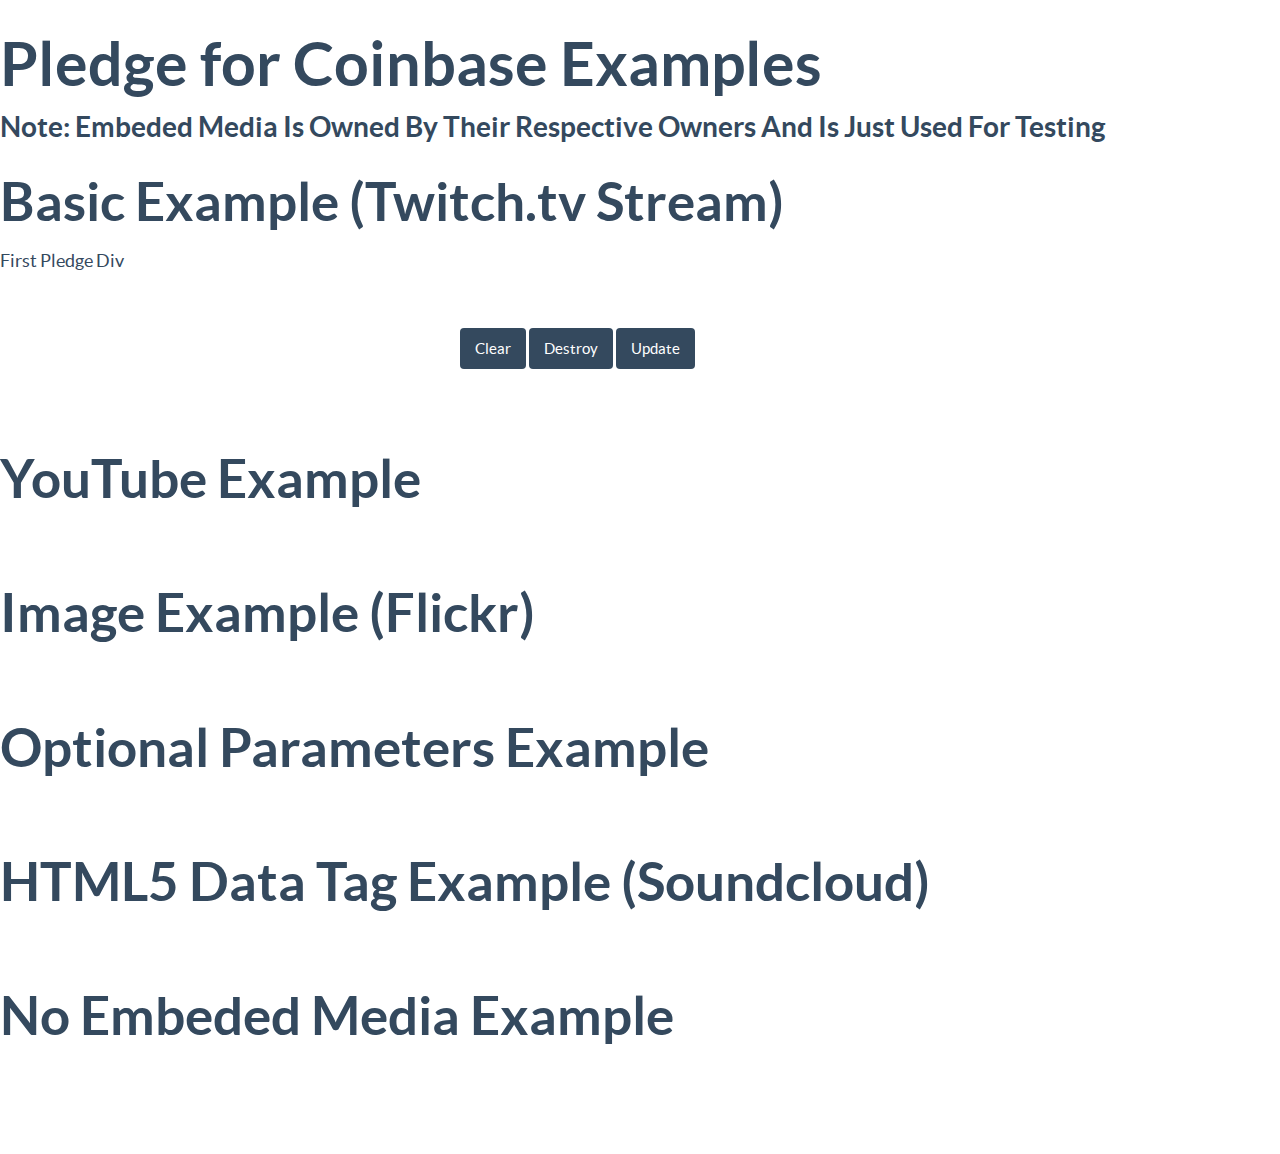
<file: example.html>
<!--
	index.html
	
	Test Page for Pledge
	
	By Zac Lovoy          zwlovoy@gmail.com
	//-->
<html>
	<head>
		<title>Pledge Demo Page</title>
		<!-- Loading jQuery -->
		<script src="//ajax.googleapis.com/ajax/libs/jquery/1.11.0/jquery.min.js"></script>
		<!-- Loading Embed.ly -->
		<script src="http://cdn.embed.ly/jquery.embedly-3.1.1.min.js"></script>
		<!-- Loading Pledge -->
		<script src="lib/pledge.js"></script>
		<!-- Loading Pledge CSS Sheet -->
		<link rel="stylesheet" type="text/css" href="lib/pledge.css"  />
		<!-- Loading Bootstrap -->
        <link href="lib/flatUI/bootstrap/css/bootstrap.css" rel="stylesheet">
        <!-- Loading Flat UI -->
        <link href="lib/flatUI/css/flat-ui.css" rel="stylesheet">
		<!-- Code to initialize Pledge Widgets -->
		<script type="text/javascript">
			function clearTest() {
				$('#pledge').pledge("clear");
			}
			function destroyTest() {
				$('#pledge').pledge("destroy");
			}
			function updateTest() {
				$("#pledge").pledge( { update: true,
										backgroundColor: "#DC143C" } );
			}
			
		
			$(document).ready(function () {
				$("#pledge").pledge( { sourceAddress: "http://www.twitch.tv/twitchplayspokemon",
										coinbaseKey: "2wJYhNbW93QEou0N",
										coinbaseSecret: "MTYir0xbcXQVYM2z6sczznyx9XFmncfa",
										embedlyKey: "cb620e553e0143ac9d844ada72d00879" } );
										
				$("#pledge2").pledge( { sourceAddress: "http://www.youtube.com/watch?v=vIu85WQTPRc",
										coinbaseKey: "2wJYhNbW93QEou0N",
										coinbaseSecret: "MTYir0xbcXQVYM2z6sczznyx9XFmncfa",
										embedlyKey: "cb620e553e0143ac9d844ada72d00879" } );
										
				$("#pledge4").pledge( { sourceAddress: "http://www.flickr.com/photos/0405masaco/12816616385/in/explore-2014-02-27",
										coinbaseKey: "2wJYhNbW93QEou0N",
										coinbaseSecret: "MTYir0xbcXQVYM2z6sczznyx9XFmncfa",
										embedlyKey: "cb620e553e0143ac9d844ada72d00879" } );
										
				$("#pledge3").pledge( { sourceAddress: "http://vimeo.com/86739131",
										coinbaseKey: "2wJYhNbW93QEou0N",
										coinbaseSecret: "MTYir0xbcXQVYM2z6sczznyx9XFmncfa",
										embedlyKey: "cb620e553e0143ac9d844ada72d00879",
										backgroundColor: "#DC143C",
										textColor: "black",
										bottomText: "We Need Money To Buy New Cameras!",
										topText: "HEY!!!",
										currencyType: "USD",
										marginPercentage: 0} );
				$("#pledge5").pledge();
				$("#pledge6").pledge( { coinbaseKey: "2wJYhNbW93QEou0N",
										coinbaseSecret: "MTYir0xbcXQVYM2z6sczznyx9XFmncfa" } );
			});
		</script>
	</head>
	
	<body>
		<h1>Pledge for Coinbase Examples</h1>
		<h5>Note: Embeded Media Is Owned By Their Respective Owners And Is Just Used For Testing</h5>
		<h2>Basic Example (Twitch.tv Stream)</h2>
		<div id="pledge">First Pledge Div</div>
		<br />
		<form style="padding: 20px; width: 400px; display: block; margin: 0 auto;">
		<input type="button" class="btn btn-inverse" value="Clear" onClick="clearTest();" />
		<input type="button" class="btn btn-inverse" value="Destroy" onClick="destroyTest();" />
		<input type="button" class="btn btn-inverse" value="Update" onClick="updateTest();" /></form>
		<br />
		<h2>YouTube Example</h2>
		<div id="pledge2"></div>
		<br />
		<h2>Image Example (Flickr)</h2>
		<div id="pledge4"></div>
		<br />
		<h2>Optional Parameters Example</h2>
		<div id="pledge3"></div>
		<br />
		<h2>HTML5 Data Tag Example (Soundcloud)</h2>
		<div id="pledge5" data-embedlyKey="cb620e553e0143ac9d844ada72d00879" data-sourceAddress="https://soundcloud.com/aviciiofficial/avicii-wake-me-up-extended-mix" 
			data-coinbaseKey="2wJYhNbW93QEou0N" data-coinbaseSecret="MTYir0xbcXQVYM2z6sczznyx9XFmncfa"></div>
		<br />
		<h2>No Embeded Media Example</h2>
		<div id="pledge6"></div>
		<br />
		<br />
		<br />
	</body>
</html>
</file>
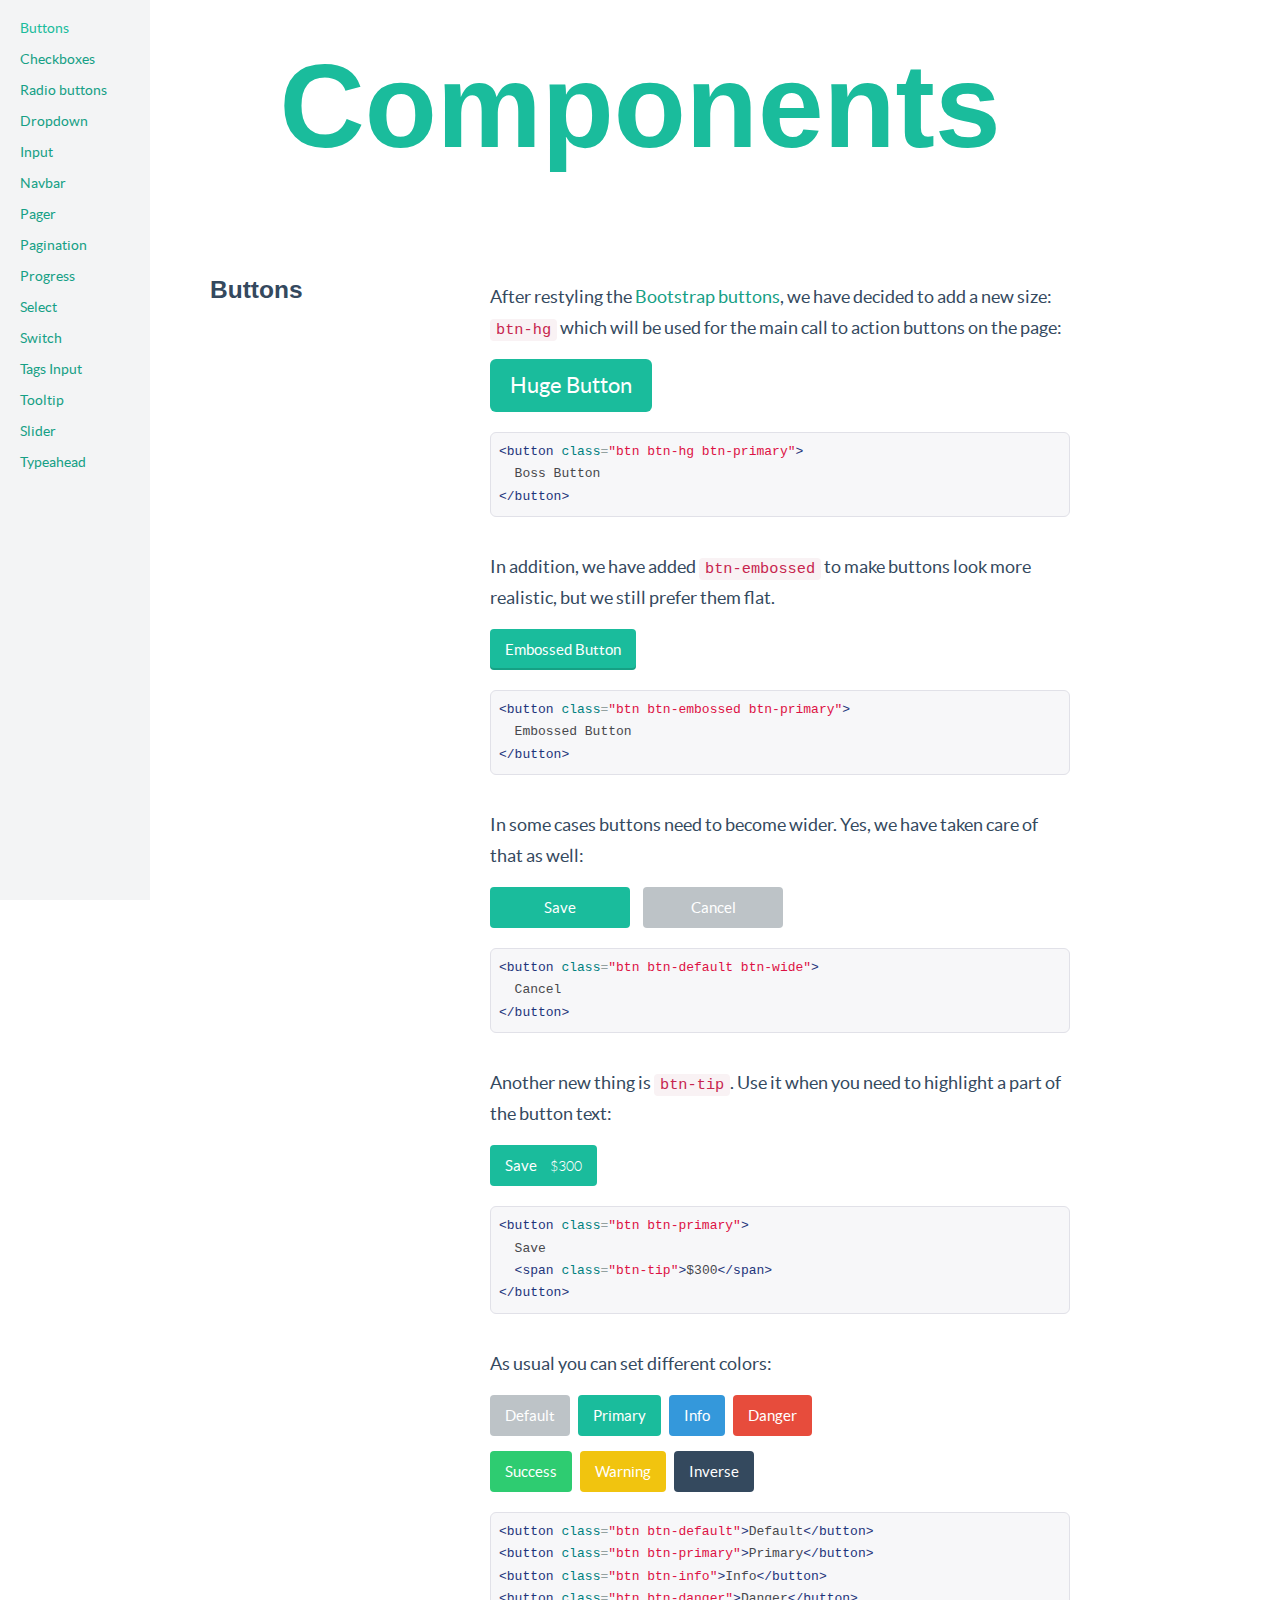
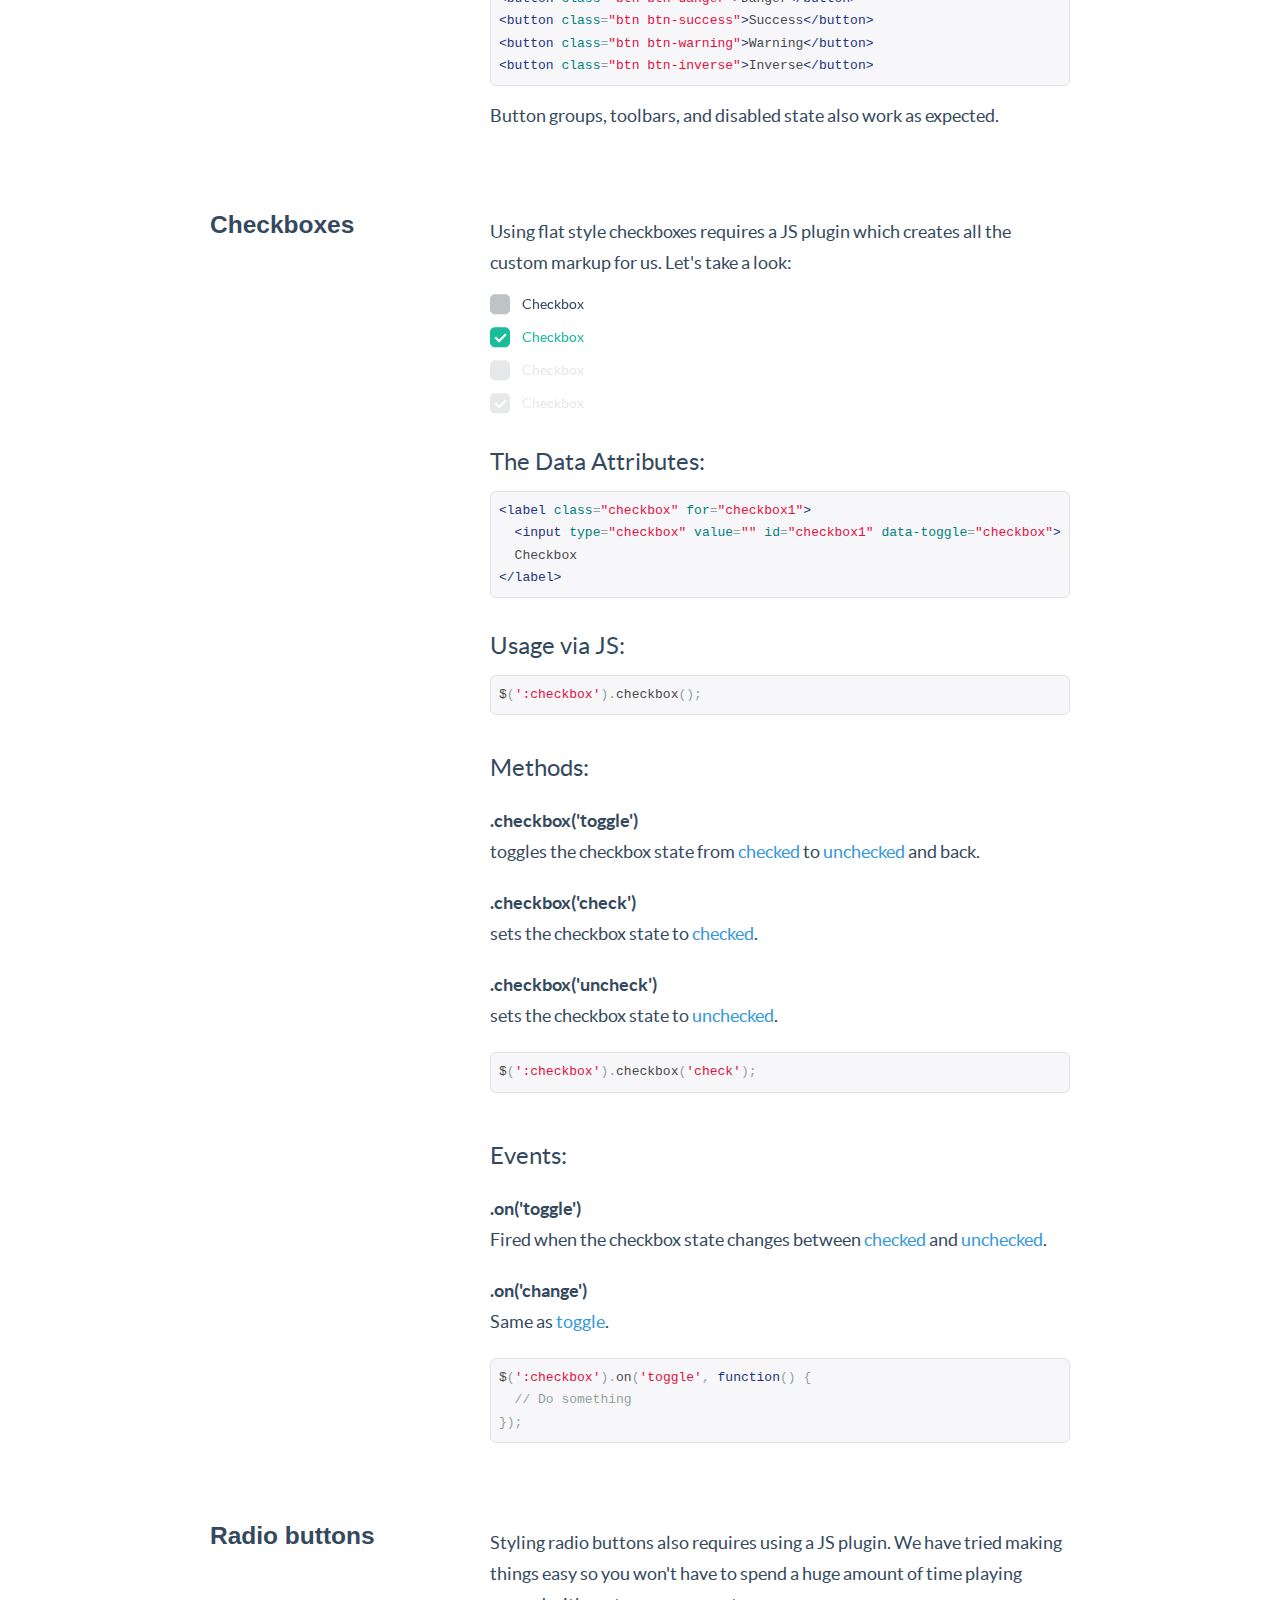
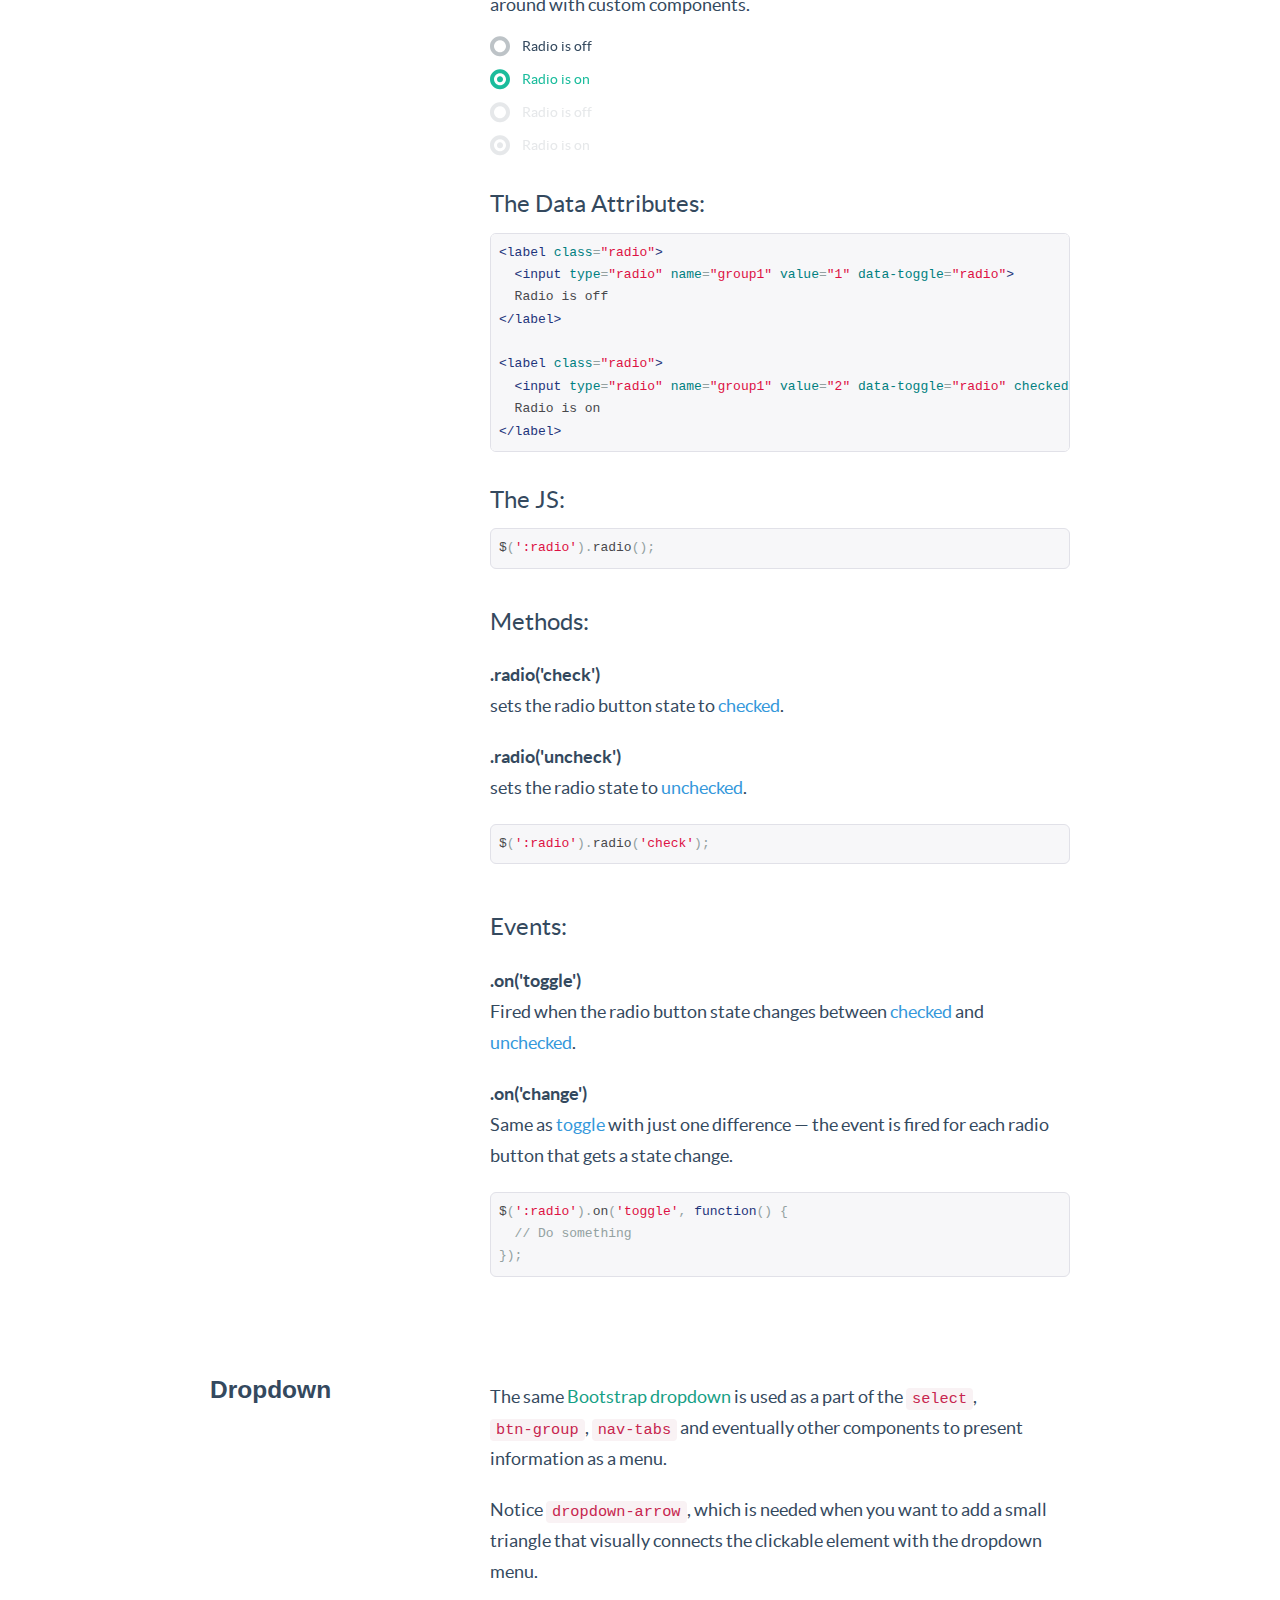
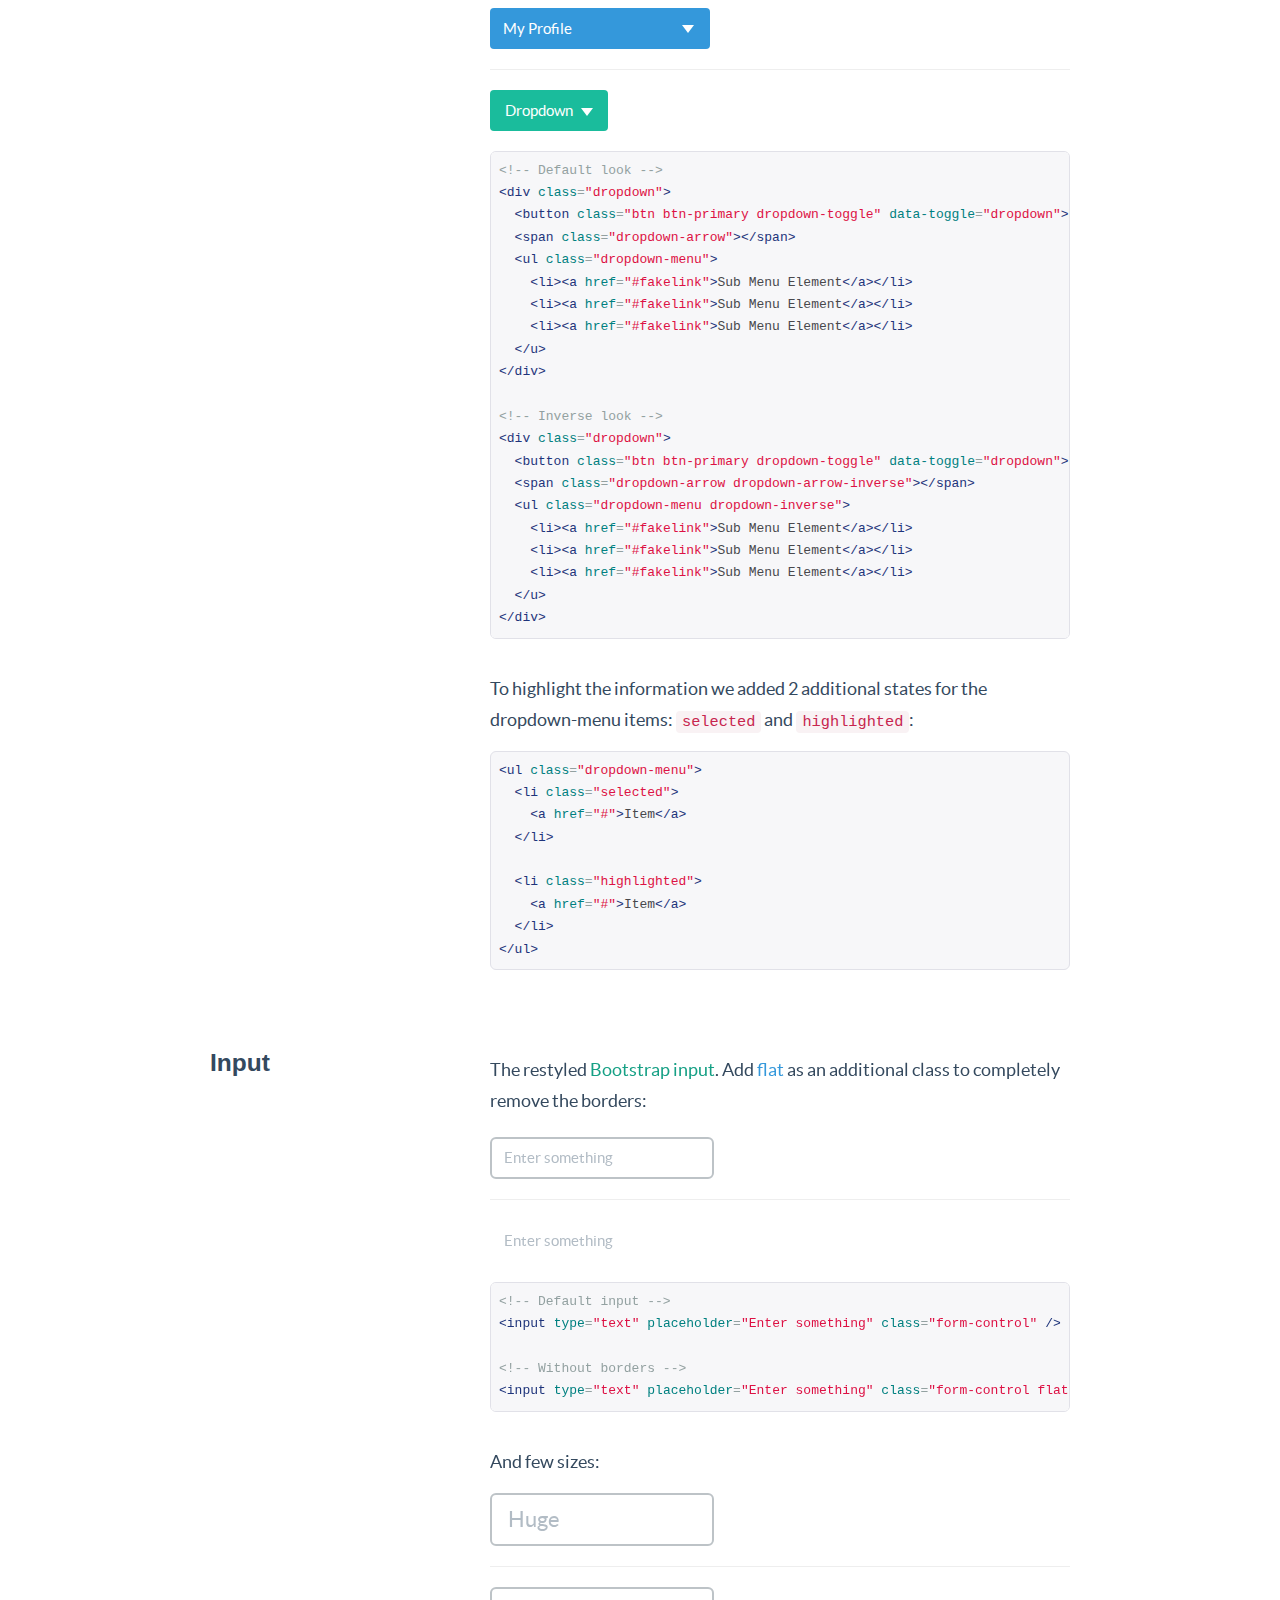
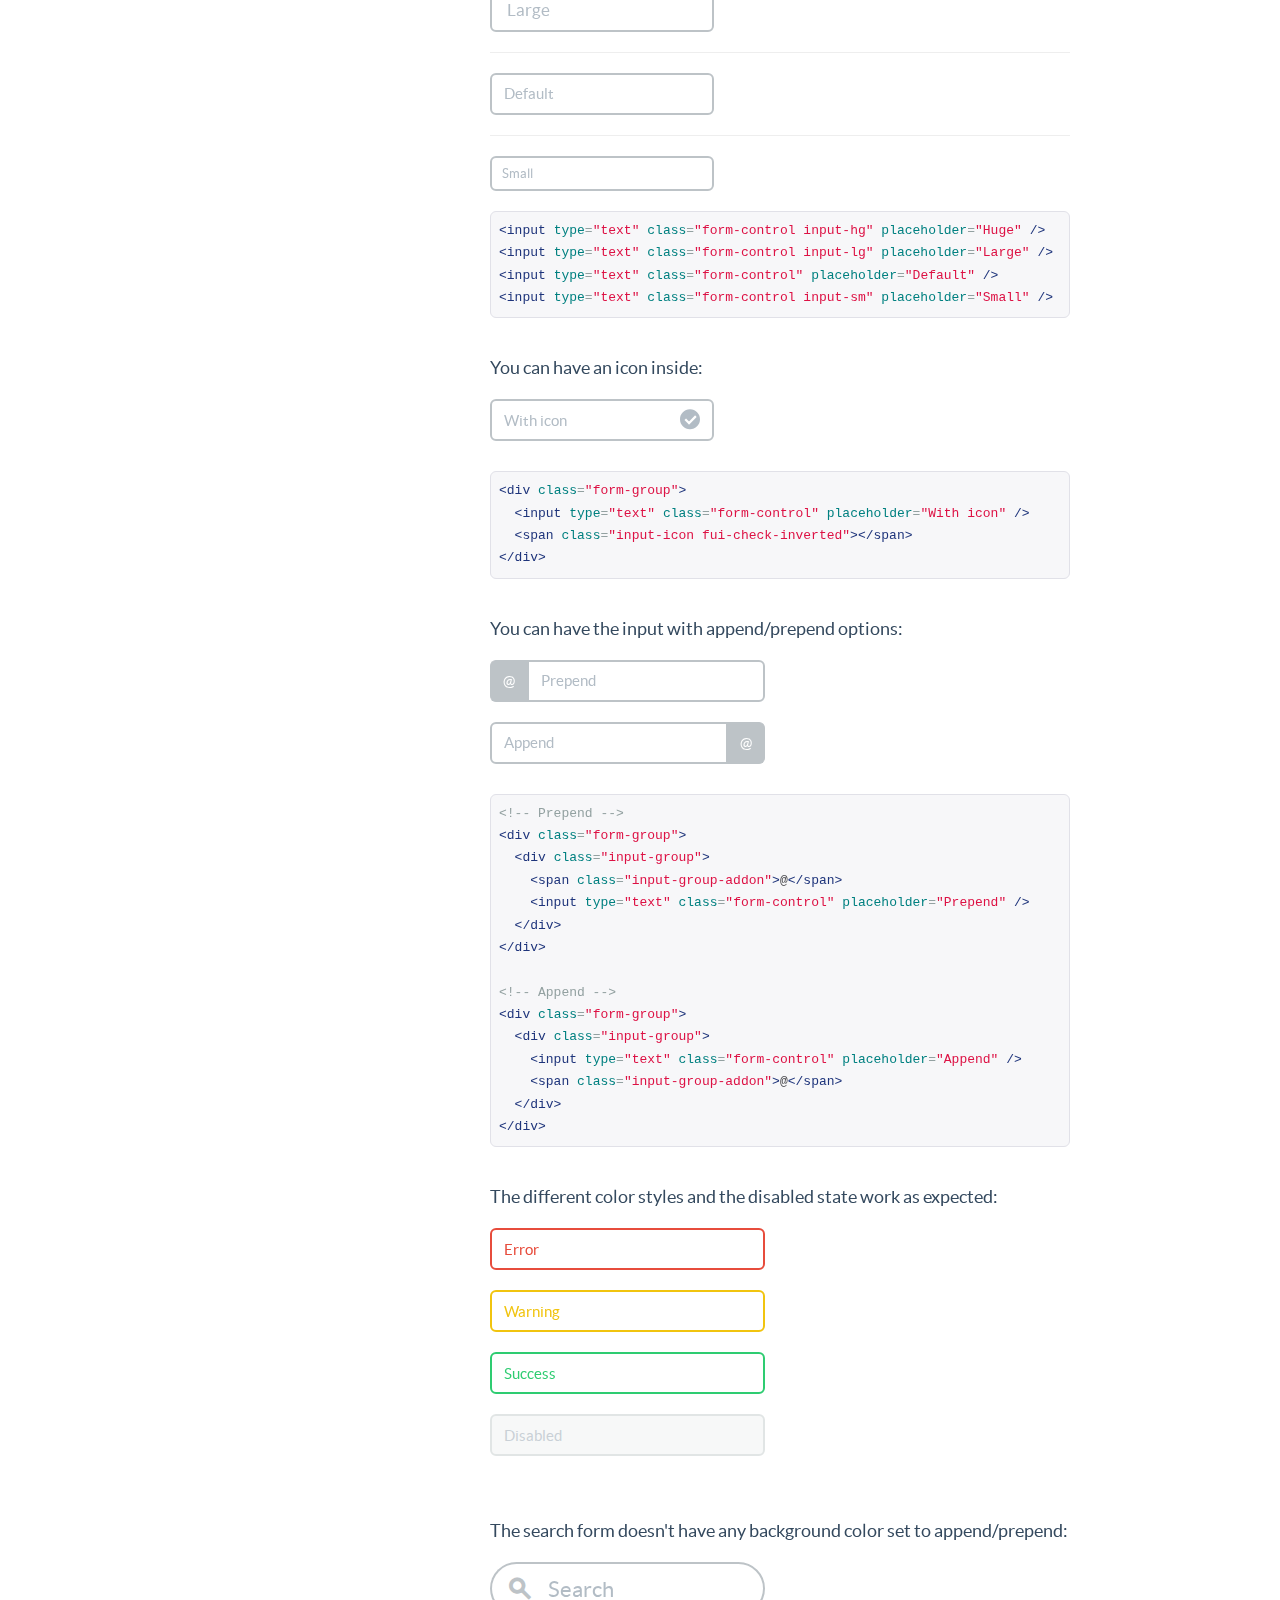
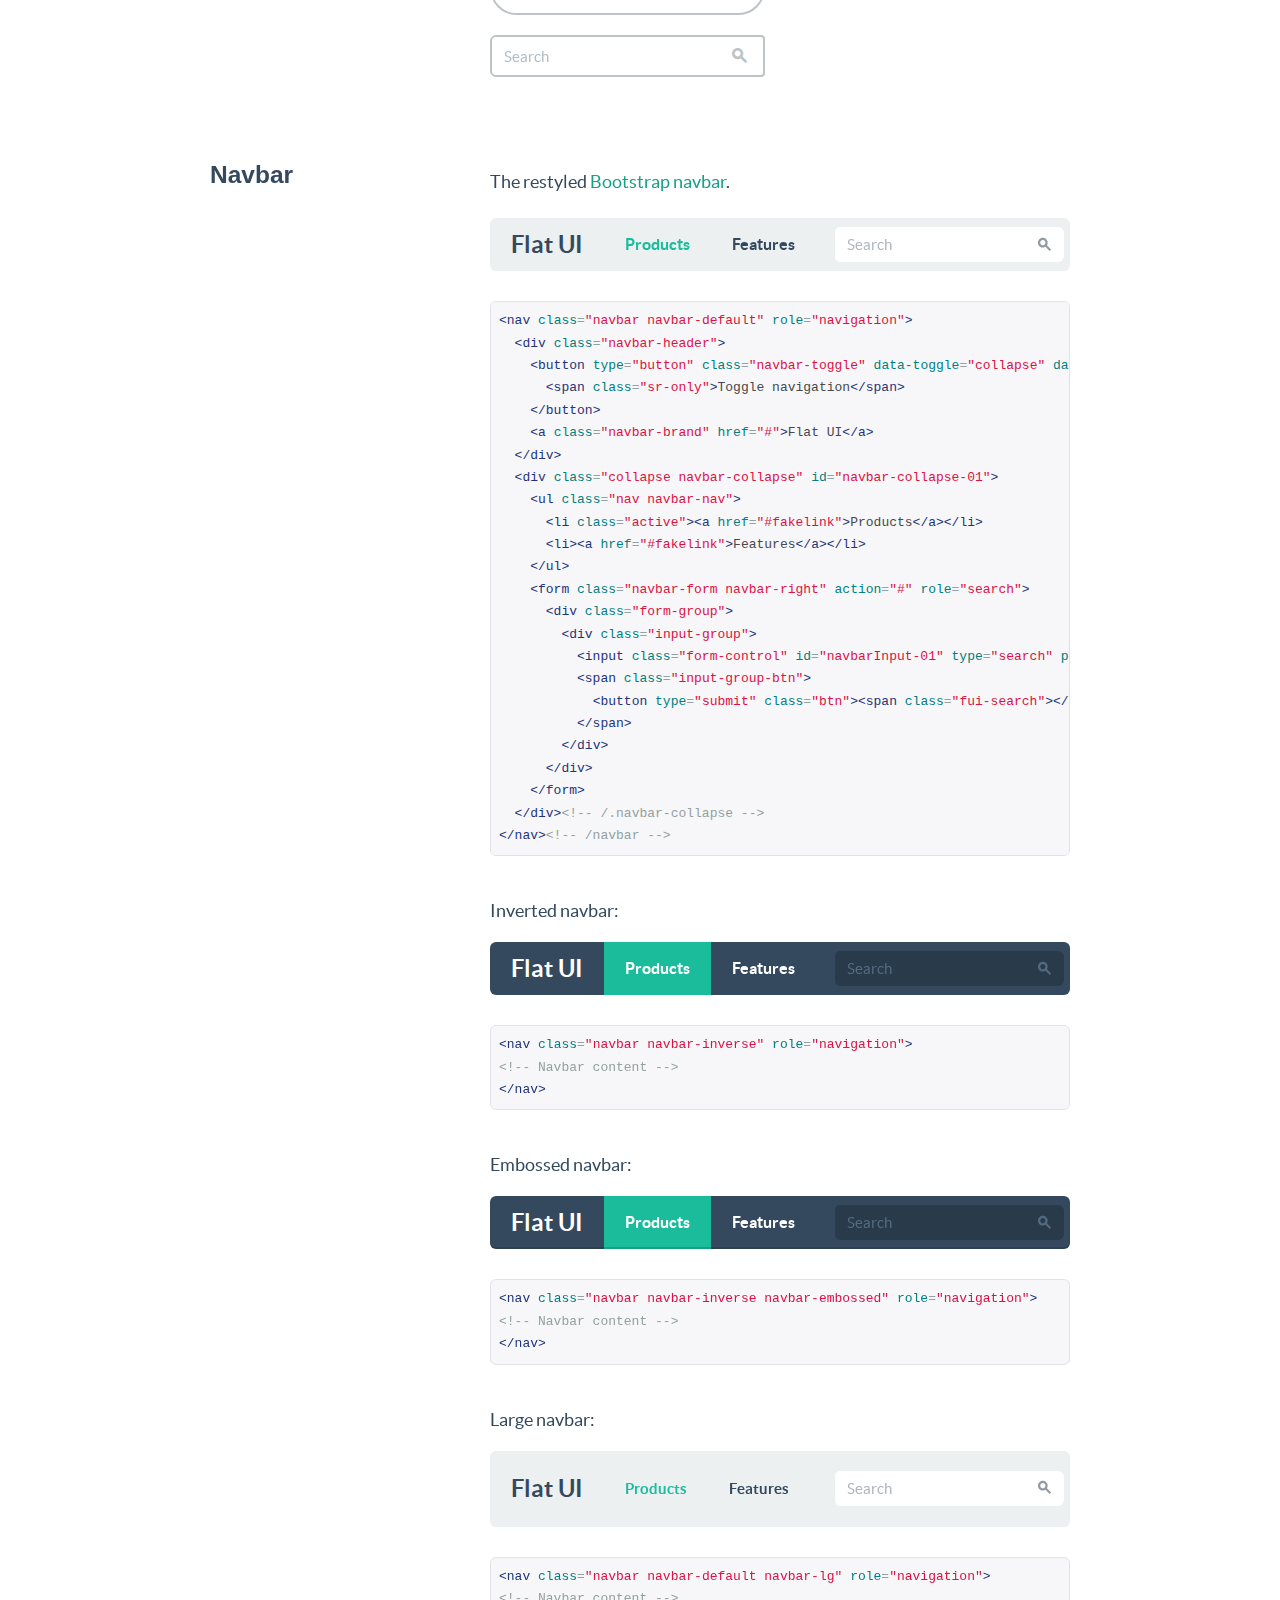
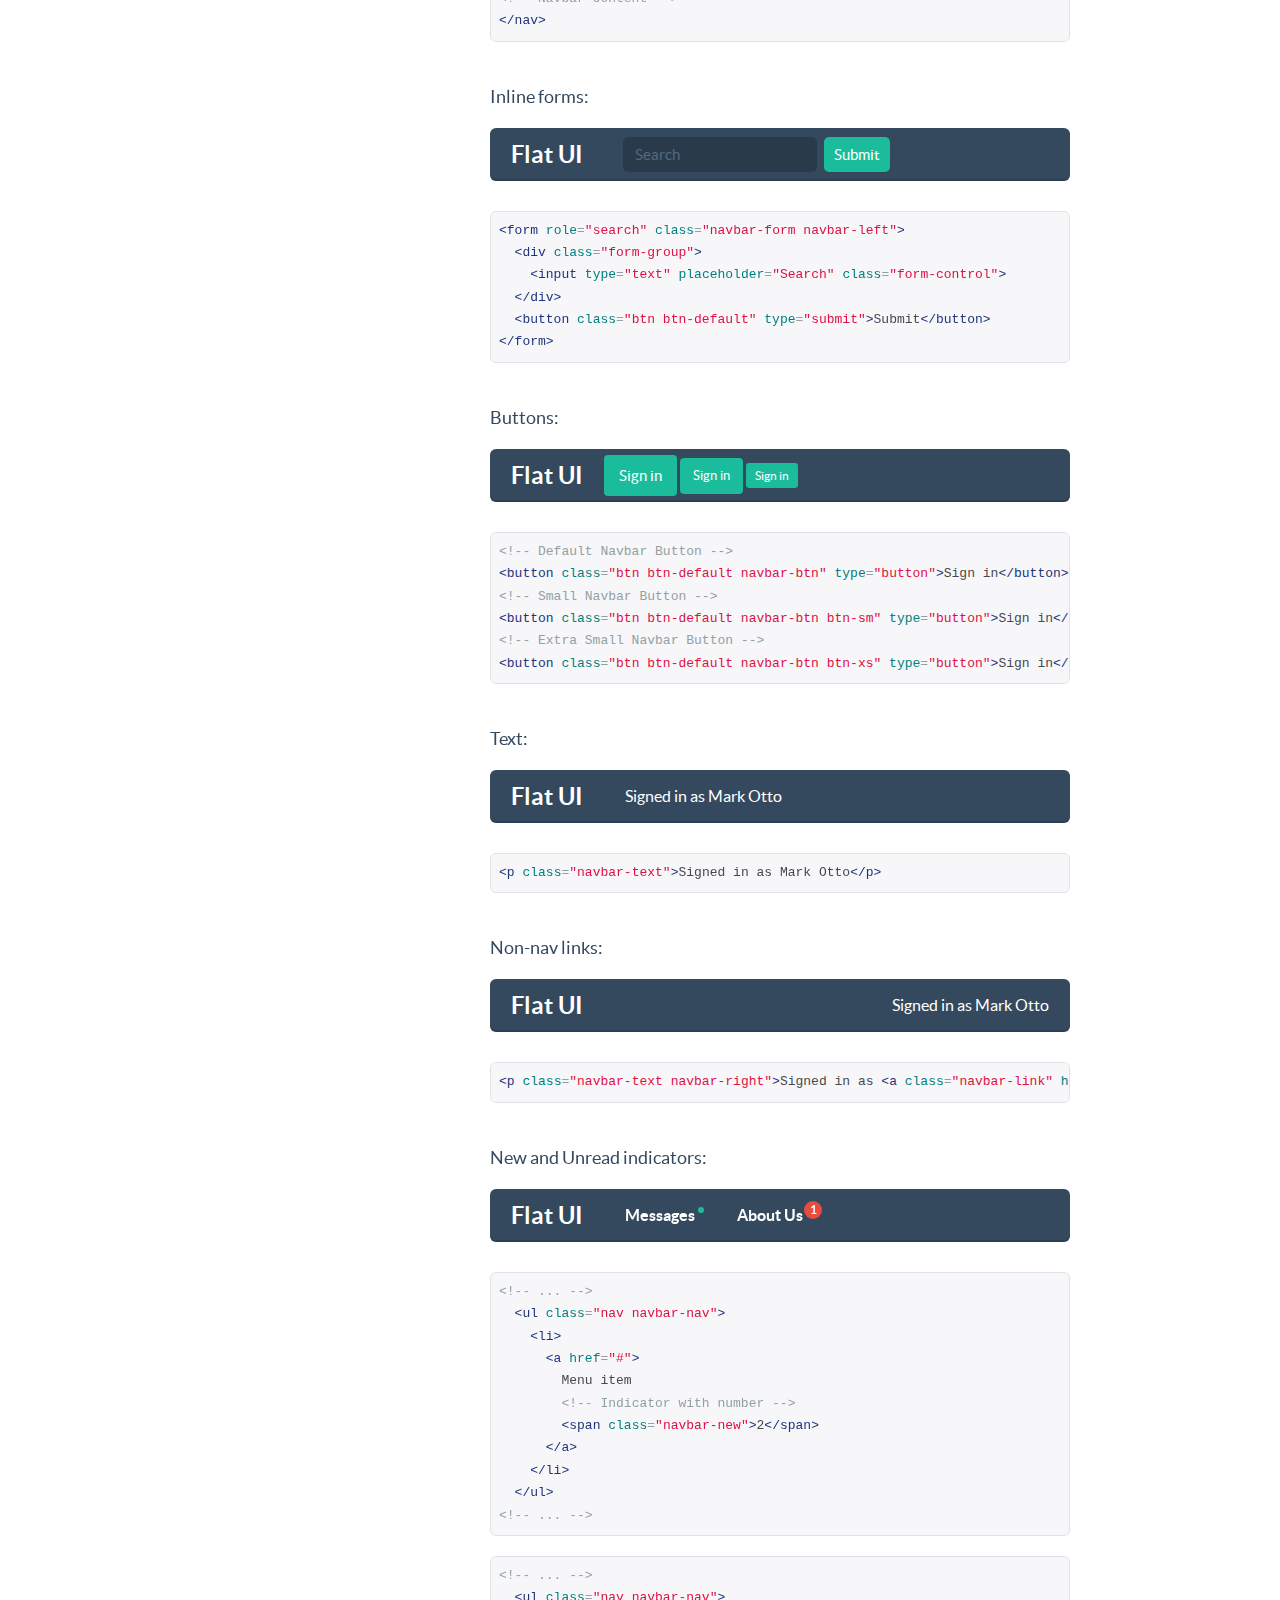
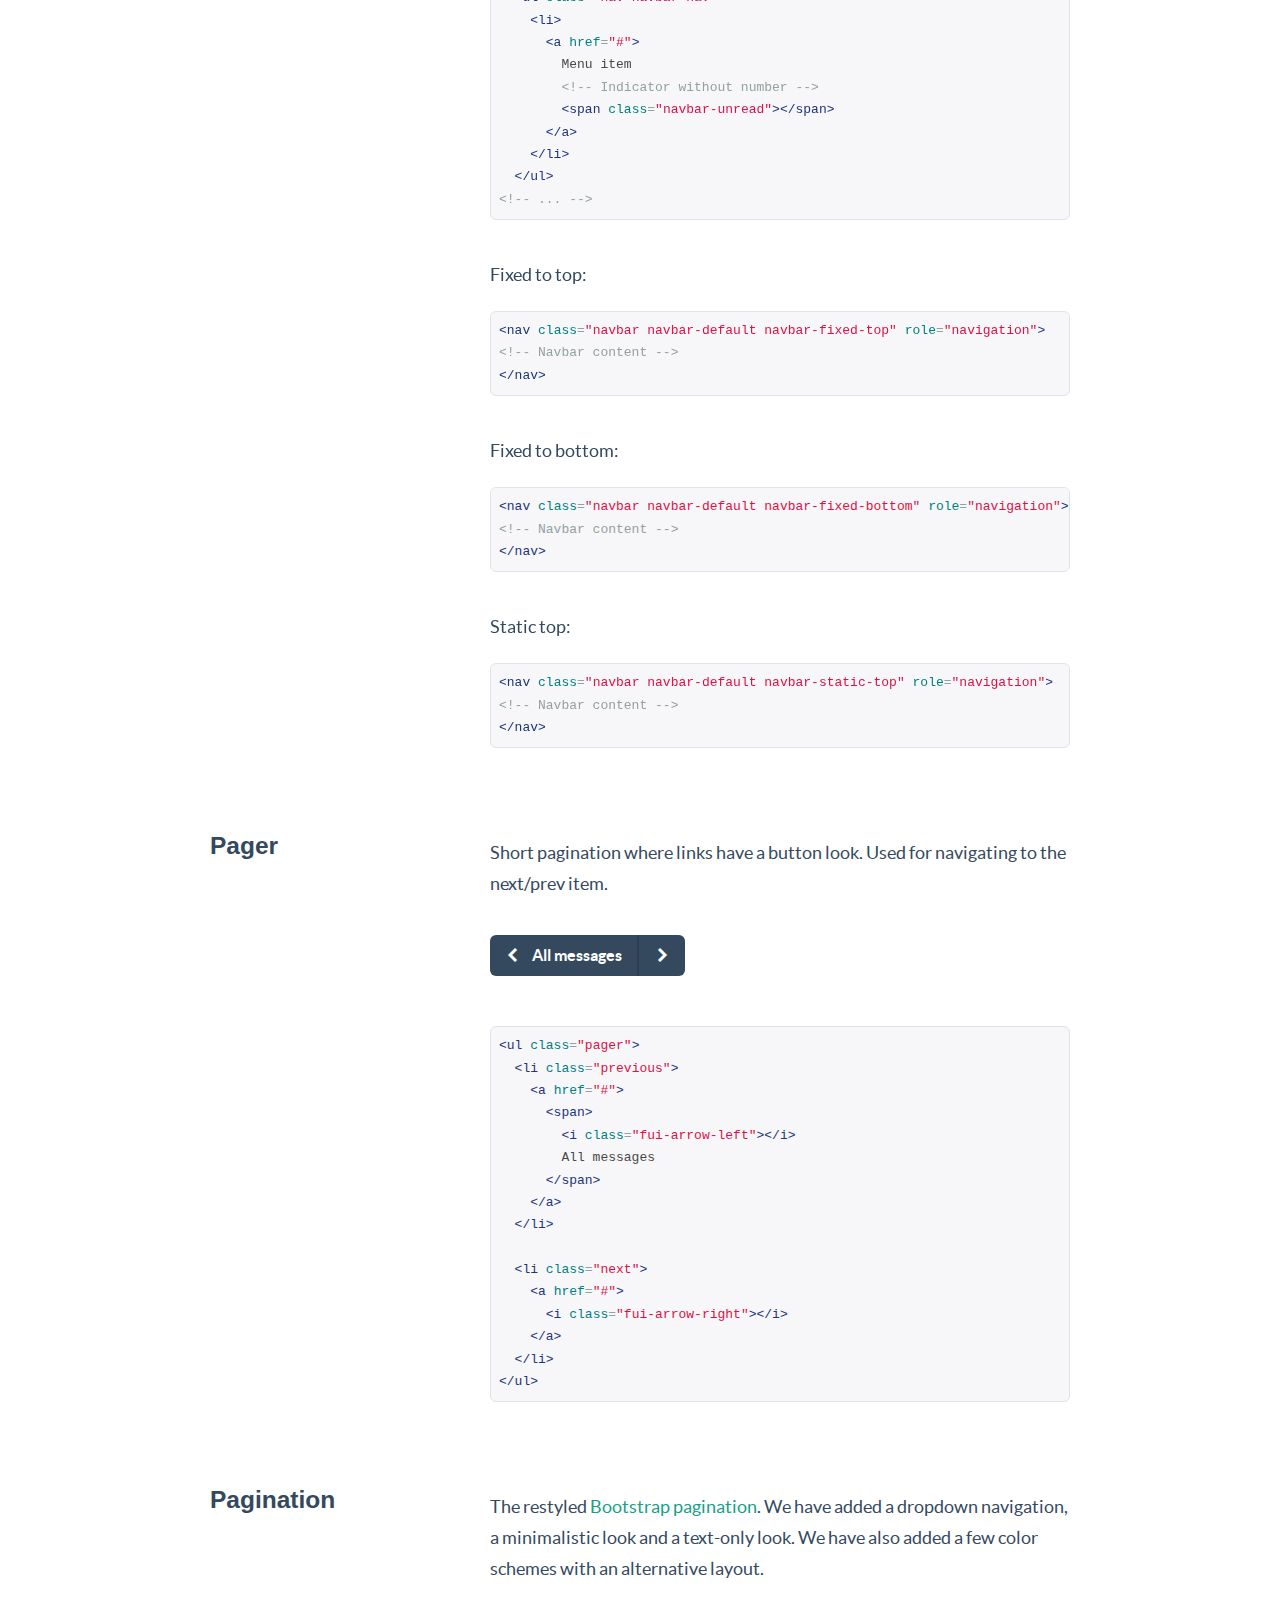
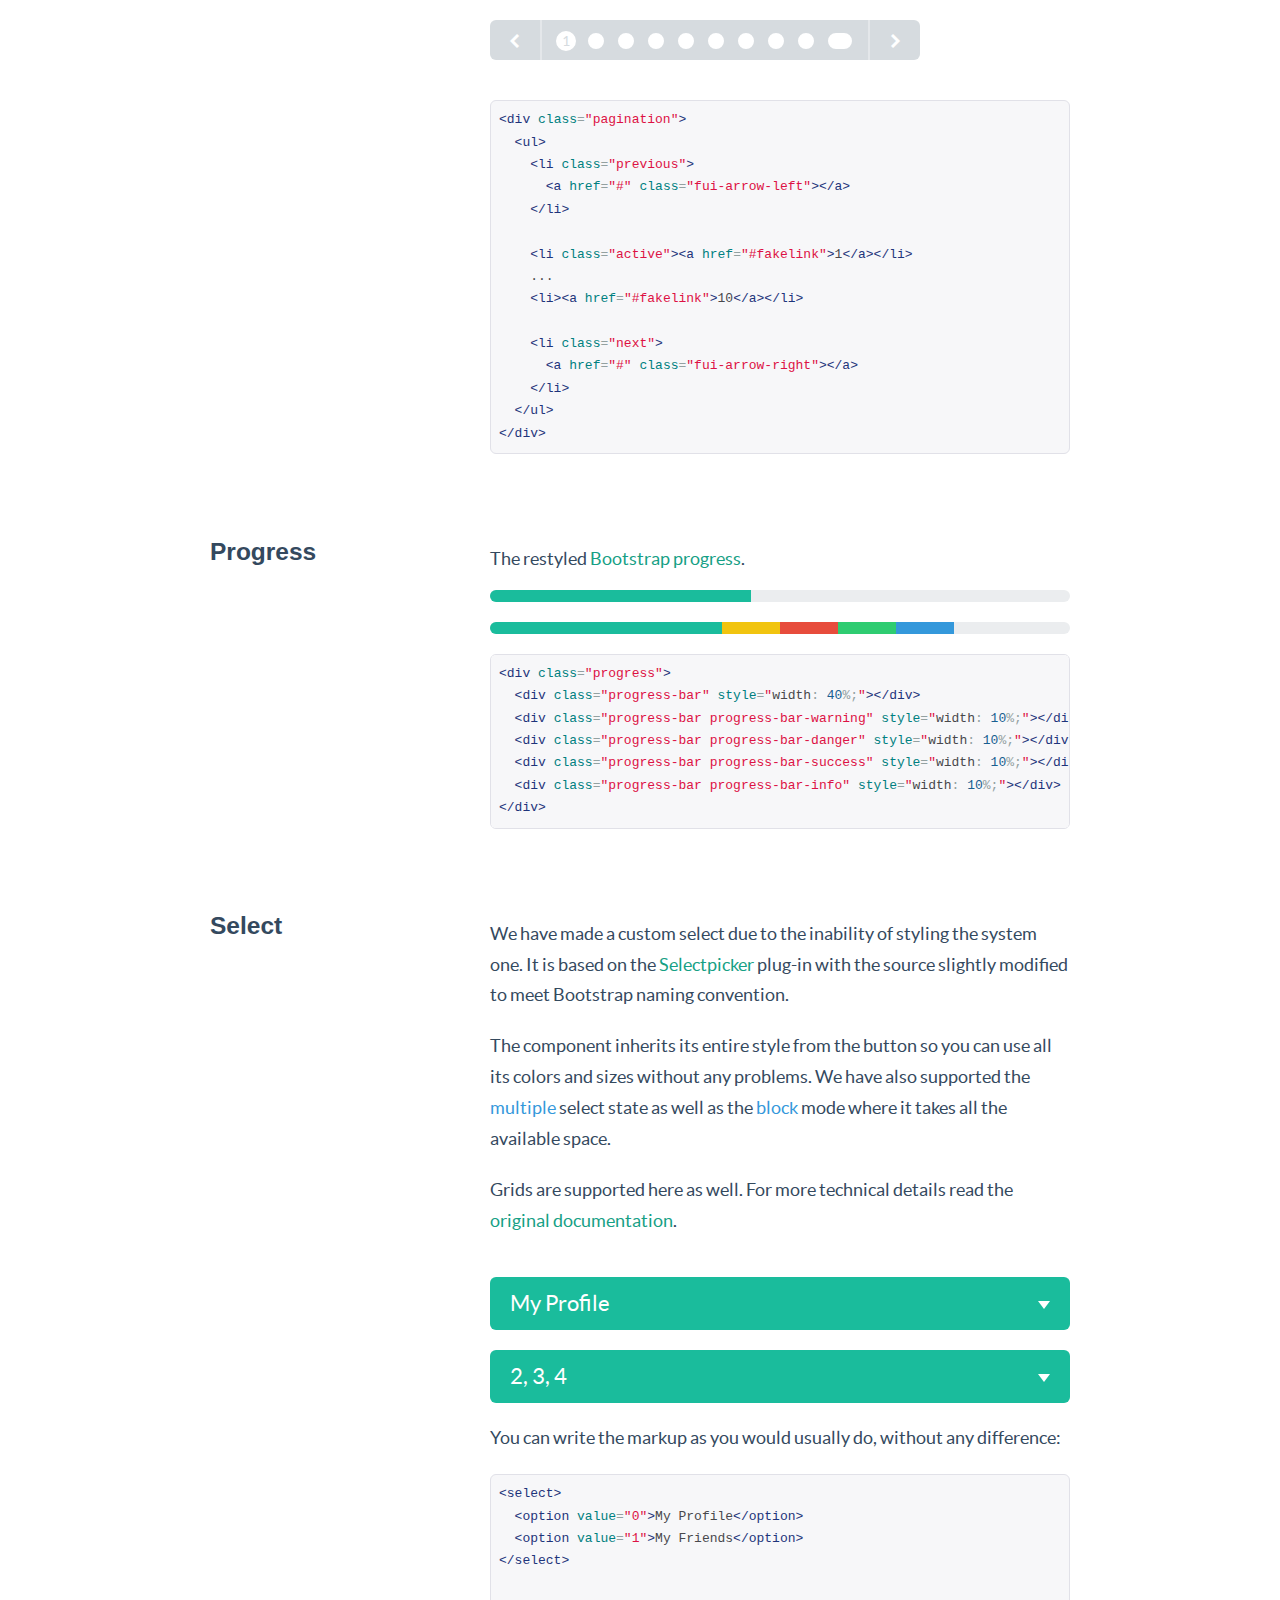
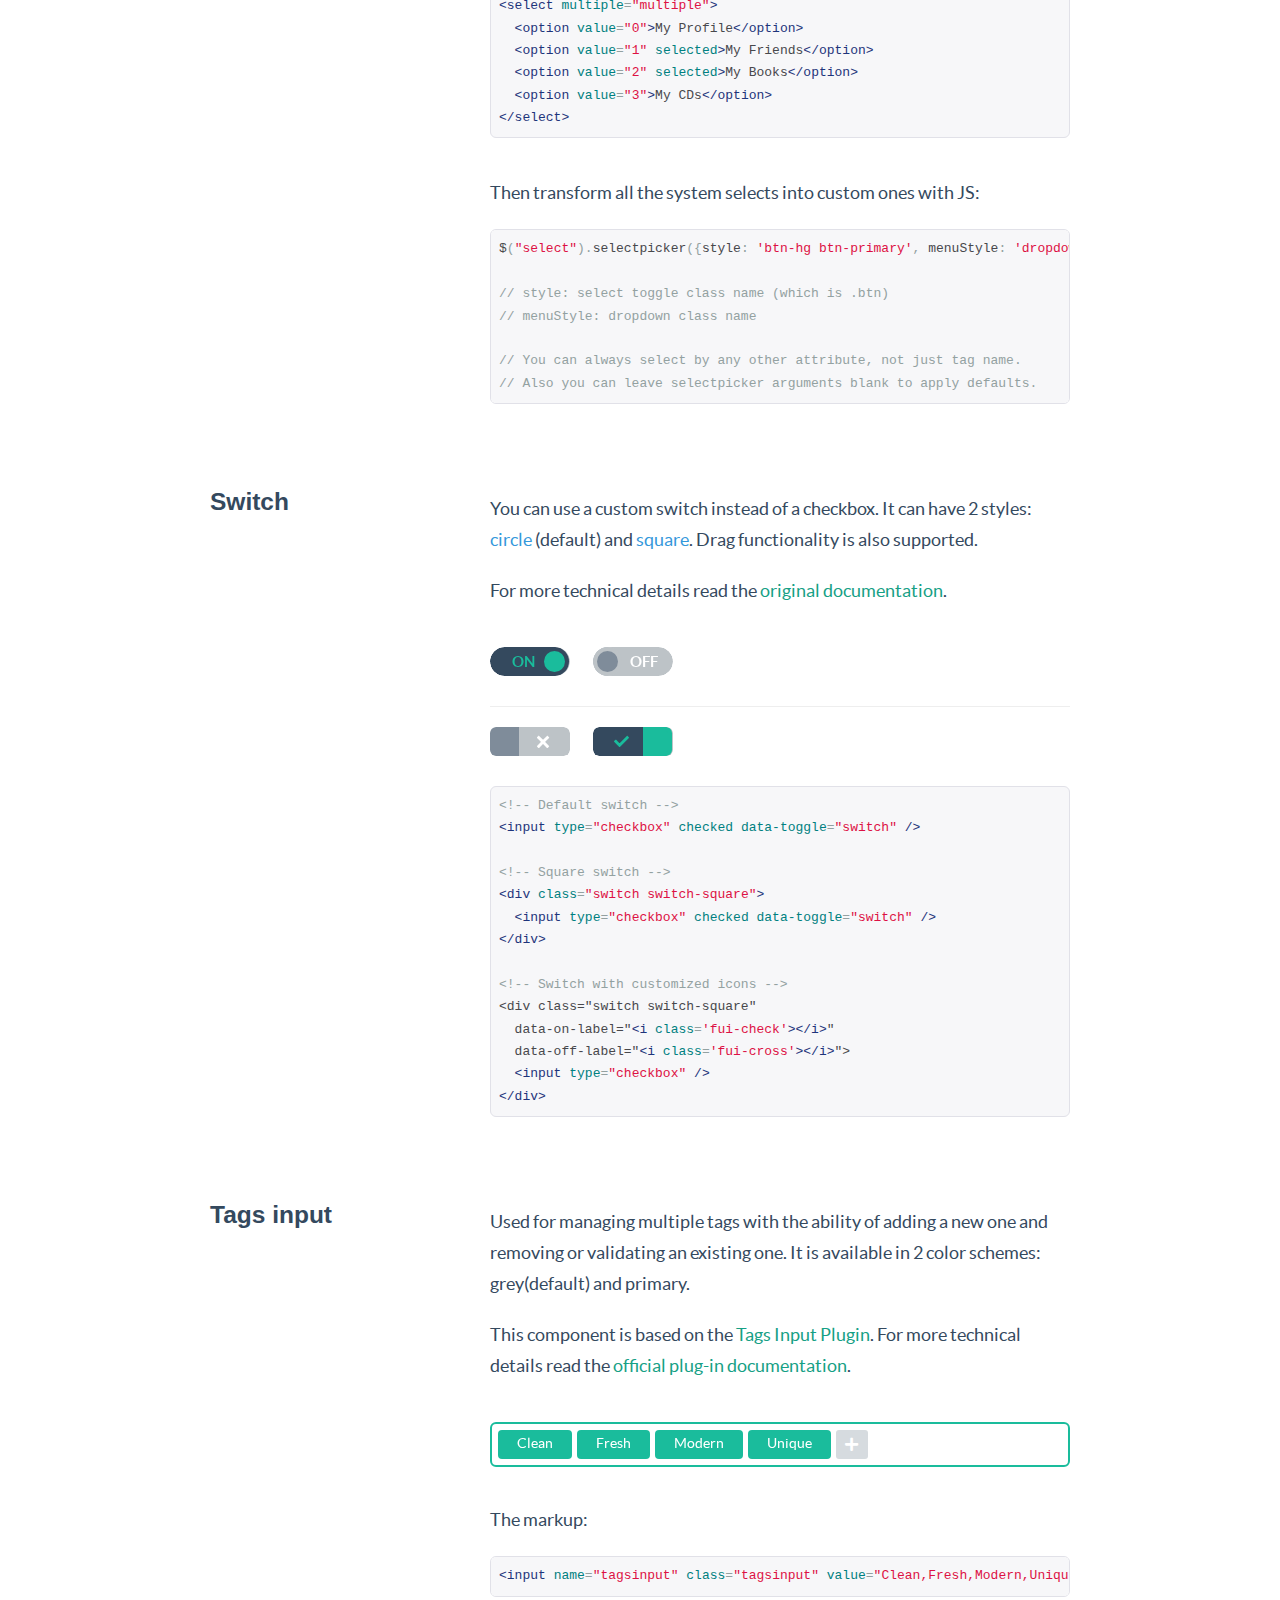
<file: lib/flatUI/components.html>
<!DOCTYPE html>
<html lang="en">
  <head>
    <meta charset="utf-8">
    <title>Components &middot; Flat UI Free</title>
    <meta name="viewport" content="width=device-width, initial-scale=1.0">

    <!-- Loading Bootstrap -->
    <link href="bootstrap/css/bootstrap.css" rel="stylesheet">
    <link href="bootstrap/css/prettify.css" rel="stylesheet">

    <!-- Loading Flat UI -->
    <link href="css/flat-ui.css" rel="stylesheet">
    <link href="css/docs.css" rel="stylesheet">

    <link rel="shortcut icon" href="images/favicon.ico">

    <!-- HTML5 shim, for IE6-8 support of HTML5 elements. All other JS at the end of file. -->
    <!--[if lt IE 9]>
      <script src="js/html5shiv.js"></script>
      <script src="js/respond.min.js"></script>
    <![endif]-->
  </head>
  <body>
    <ul class="demo-sidebar hide-on-tablets">
      <li><a href="#fui-button">Buttons</a></li>
      <li><a href="#fui-checkbox">Checkboxes</a></li>
      <li><a href="#fui-radio">Radio buttons</a></li>
      <li><a href="#fui-dropdown">Dropdown</a></li>
      <li><a href="#fui-input">Input</a></li>
      <li><a href="#fui-navbar">Navbar</a></li>
      <li><a href="#fui-pager">Pager</a></li>
      <li><a href="#fui-pagination">Pagination</a></li>
      <li><a href="#fui-progress">Progress</a></li>
      <li><a href="#fui-select">Select</a></li>
      <li><a href="#fui-switch">Switch</a></li>
      <li><a href="#fui-tagsinput">Tags Input</a></li>
      <li><a href="#fui-tooltip">Tooltip</a></li>
      <li><a href="#fui-slider">Slider</a></li>
      <li><a href="#fui-typeahead">Typeahead</a></li>
    </ul> <!-- /nav -->

		<h1 class="demo-headline">Components</h1>		
    <div class="container">    	
    	<div id="fui-button" class="pbl"></div>
    	
      <div class="demo-row">
        <div class="demo-title">
          <h3>Buttons</h3>
        </div>

        <div class="demo-content">
          <p>
            After restyling the <a href="http://getbootstrap.com/css/#buttons">Bootstrap buttons</a>, we have decided to add a new size: <code>btn-hg</code> which will be used for the main call to action buttons on the page:
          </p>
          <p class="mbl">
            <button class="btn btn-hg btn-primary">Huge Button</button>
          </p>
<pre class="prettyprint">
&lt;button class="btn btn-hg btn-primary"&gt;
  Boss Button
&lt;/button&gt;
</pre>

          <p class="ptl">
            In addition, we have added <code>btn-embossed</code> to make buttons look more realistic, but we still prefer them flat.
          </p>
          <p class="mbl">
            <button class="btn btn-embossed btn-primary">Embossed Button</button>
          </p>
<pre class="prettyprint">
&lt;button class="btn btn-embossed btn-primary"&gt;
  Embossed Button
&lt;/button&gt;
</pre>

          <p class="ptl">
            In some cases buttons need to become wider. Yes, we have taken care of that as well:
          </p>
          <p class="mbl">
            <button class="btn btn-wide btn-primary mrm">Save</button>
            <button class="btn btn-wide btn-default">Cancel</button>
          </p>
<pre class="prettyprint">
&lt;button class="btn btn-default btn-wide"&gt;
  Cancel
&lt;/button&gt;
</pre>

          <p class="ptl">
            Another new thing is <code>btn-tip</code>. Use it when you need to highlight a part of the button text:
          </p>
          <p class="mbl">
            <button class="btn btn-primary">
              Save
              <span class="btn-tip">$300</span>
            </button>
          </p>
<pre class="prettyprint">
&lt;button class="btn btn-primary"&gt;
  Save
  &lt;span class="btn-tip"&gt;$300&lt;/span&gt;
&lt;/button&gt;
</pre>

          <p class="ptl">
            As usual you can set different colors:
          </p>
          <p>
	          <button class="btn btn-default mrs">Default</button>
            <button class="btn btn-primary mrs">Primary</button>
            <button class="btn btn-info mrs">Info</button>
            <button class="btn btn-danger mrs">Danger</button>
          </p>
          <p class="mbl">            
            <button class="btn btn-success mrs">Success</button>
            <button class="btn btn-warning mrs">Warning</button>
            <button class="btn btn-inverse mrs">Inverse</button>
          </p>
<pre class="prettyprint">
&lt;button class="btn btn-default"&gt;Default&lt;/button&gt;
&lt;button class="btn btn-primary"&gt;Primary&lt;/button&gt;
&lt;button class="btn btn-info"&gt;Info&lt;/button&gt;
&lt;button class="btn btn-danger"&gt;Danger&lt;/button&gt;
&lt;button class="btn btn-success"&gt;Success&lt;/button&gt;
&lt;button class="btn btn-warning"&gt;Warning&lt;/button&gt;
&lt;button class="btn btn-inverse"&gt;Inverse&lt;/button&gt;
</pre>

          <p>
            Button groups, toolbars, and disabled state also work as expected.
          </p>
        </div>        
      </div><!-- /.demo-row -->
      
			<div id="fui-checkbox" class="pbl"></div>
			
      <div class="demo-row">      	
        <div class="demo-title">
          <h3>Checkboxes</h3>
        </div>

        <div class="demo-content">
          <p>
            Using flat style checkboxes requires a JS plugin which creates all the custom markup for us. Let's take a look:
          </p>
          <label class="checkbox" for="checkbox1">
            <input type="checkbox" value="" id="checkbox1" data-toggle="checkbox">
            Checkbox
          </label>
          <label class="checkbox" for="checkbox2">
            <input type="checkbox" value="" id="checkbox2" checked="checked" data-toggle="checkbox">
            Checkbox
          </label>
          <label class="checkbox" for="checkbox3">
            <input type="checkbox" value="" id="checkbox3" data-toggle="checkbox" disabled="">
            Checkbox
          </label>
          <label class="checkbox" for="checkbox4">
            <input type="checkbox" value="" id="checkbox4" checked="checked" data-toggle="checkbox" disabled="">
            Checkbox
          </label>

          <h6 class="ptl">The Data Attributes:</h6>
<pre class="prettyprint">
&lt;label class="checkbox" for="checkbox1"&gt;
  &lt;input type="checkbox" value="" id="checkbox1" data-toggle="checkbox"&gt;
  Checkbox
&lt;/label&gt;
</pre>

          <h6 class="ptl">Usage via JS:</h6>
<pre class="prettyprint">
$(':checkbox').checkbox();
</pre>

          <div class="pvm">
            <h6>Methods:</h6>
          </div>
          <p class="mbl">
            <strong>.checkbox('toggle')</strong>
            <br/>
            toggles the checkbox state from <span class="text-info">checked</span>
            to <span class="text-info">unchecked</span> and back.
          </p>
          <p class="mbl">
            <strong>.checkbox('check')</strong>
            <br/>
            sets the checkbox state to <span class="text-info">checked</span>.
          </p>
          <p class="mbl">
            <strong>.checkbox('uncheck')</strong>
            <br/>
            sets the checkbox state to <span class="text-info">unchecked</span>.
          </p>
<pre class="prettyprint">
$(':checkbox').checkbox('check');
</pre>

          <div class="pbm ptl">
            <h6>Events:</h6>
          </div>
          <p class="mbl">
            <strong>.on('toggle')</strong>
            <br/>
            Fired when the checkbox state changes between
            <span class="text-info">checked</span> and
            <span class="text-info">unchecked</span>.
          </p>
          <p class="mbl">
            <strong>.on('change')</strong>
            <br/>
            Same as <span class="text-info">toggle</span>.
          </p>
<pre class="prettyprint">
$(':checkbox').on('toggle', function() {
  // Do something
});
</pre>          
          
        </div> <!-- /.demo-content -->
      </div> <!-- /.demo-row -->
      
      <div id="fui-radio" class="pbl"></div>

      <div class="demo-row">
        <div class="demo-title">
          <h3>Radio buttons</h3>
        </div>

        <div class="demo-content">
          <p>
            Styling radio buttons also requires using a JS plugin. We have tried making things easy so you won't have to spend a huge amount of time playing around with custom&nbsp;components.
          </p>
          <label class="radio">
            <input type="radio" name="group1" value="1" data-toggle="radio">
            Radio is off
          </label>
          <label class="radio">
            <input type="radio" name="group1" value="2" data-toggle="radio" checked>
            Radio is on
          </label>
          <label class="radio">
            <input type="radio" name="group2" value="1" data-toggle="radio" disabled>
            Radio is off
          </label>
          <label class="radio">
            <input type="radio" name="group2" value="2" data-toggle="radio" disabled checked>
            Radio is on
          </label>

          <h6 class="ptl">The Data Attributes:</h6>
<pre class="prettyprint">
&lt;label class="radio"&gt;
  &lt;input type="radio" name="group1" value="1" data-toggle="radio"&gt;
  Radio is off
&lt;/label&gt;

&lt;label class="radio"&gt;
  &lt;input type="radio" name="group1" value="2" data-toggle="radio" checked&gt;
  Radio is on
&lt;/label&gt;
</pre>

          <h6 class="ptl">The JS:</h6>
<pre class="prettyprint">
$(':radio').radio();
</pre>

          <div class="pvm">
            <h6>Methods:</h6>
          </div>
          <p class="mbl">
            <strong>.radio('check')</strong>
            <br/>
            sets the radio button state to <span class="text-info">checked</span>.
          </p>
          <p class="mbl">
            <strong>.radio('uncheck')</strong>
            <br/>
            sets the radio state to <span class="text-info">unchecked</span>.
          </p>
<pre class="prettyprint">
$(':radio').radio('check');
</pre>

          <div class="pbm ptl">
            <h6>Events:</h6>
          </div>
          <p class="mbl">
            <strong>.on('toggle')</strong>
            <br/>
            Fired when the radio button state changes between
            <span class="text-info">checked</span> and
            <span class="text-info">unchecked</span>.
          </p>
          <p class="mbl">
            <strong>.on('change')</strong>
            <br/>
            Same as <span class="text-info">toggle</span> with just one difference &mdash; the event is fired for each radio button that gets a state change.
          </p>
<pre class="prettyprint">
$(':radio').on('toggle', function() {
  // Do something
});
</pre>
        </div> <!-- /.demo-content -->
      </div> <!-- /.demo-row -->
    </div><!-- /.container -->

		

    <div class="container ptl">    	
    	<div id="fui-dropdown" class="pbl"></div>
    
      <div class="demo-row">
        <div class="demo-title">
          <h3>Dropdown</h3>
        </div>

        <div class="demo-content">
          <p class="mbl">
            The same <a href="http://getbootstrap.com/components/#dropdowns">Bootstrap dropdown</a> is used as a part of the <code>select</code>, <code>btn-group</code>, <code>nav-tabs</code> and eventually other components to present information as a menu.
          </p>

          <p class="mbl">
            Notice <code>dropdown-arrow</code>, which is needed when you want to add a small triangle that visually connects the clickable element with the dropdown menu.
          </p>

          <select name="info" class="mbn">
            <optgroup label="Profile">
              <option value="0">My Profile</option>
              <option value="1">My Friends</option>
            </optgroup>
            <optgroup label="System">
              <option value="2">Messages</option>
              <option value="3">My Settings</option>
              <option value="4" class="highlighted">Logout</option>
            </optgroup>
          </select>

          <hr/>
          
          <div class="row">
          	<div class="col-md-3">
	          	<div class="dropdown">
		          	<button class="btn btn-primary dropdown-toggle" data-toggle="dropdown">Dropdown<span class="caret"></span></button>
							  <span class="dropdown-arrow dropdown-arrow-inverse"></span>
		            <ul class="dropdown-menu dropdown-inverse">
		              <li><a href="#fakelink">Sub Menu Element</a></li>
		              <li><a href="#fakelink">Sub Menu Element</a></li>
		              <li><a href="#fakelink">Sub Menu Element</a></li>
		            </ul>
							</div>
          	</div>
          </div>
          

          <div class="pvl">
<pre class="prettyprint">
&lt;!-- Default look --&gt;
&lt;div class="dropdown"&gt;
  &lt;button class="btn btn-primary dropdown-toggle" data-toggle="dropdown">Dropdown&lt;span class="caret"&gt;&lt;/span&gt;&lt;/button&gt;
  &lt;span class="dropdown-arrow"&gt;&lt;/span&gt;
  &lt;ul class="dropdown-menu"&gt;
    &lt;li&gt;&lt;a href="#fakelink">Sub Menu Element&lt;/a&gt;&lt;/li&gt;
    &lt;li&gt;&lt;a href="#fakelink">Sub Menu Element&lt;/a&gt;&lt;/li&gt;
    &lt;li&gt;&lt;a href="#fakelink">Sub Menu Element&lt;/a&gt;&lt;/li&gt;
  &lt;/u&gt;
&lt;/div&gt;

&lt;!-- Inverse look --&gt;
&lt;div class="dropdown"&gt;
  &lt;button class="btn btn-primary dropdown-toggle" data-toggle="dropdown">Dropdown&lt;span class="caret"&gt;&lt;/span&gt;&lt;/button&gt;
  &lt;span class="dropdown-arrow dropdown-arrow-inverse"&gt;&lt;/span&gt;
  &lt;ul class="dropdown-menu dropdown-inverse"&gt;
    &lt;li&gt;&lt;a href="#fakelink">Sub Menu Element&lt;/a&gt;&lt;/li&gt;
    &lt;li&gt;&lt;a href="#fakelink">Sub Menu Element&lt;/a&gt;&lt;/li&gt;
    &lt;li&gt;&lt;a href="#fakelink">Sub Menu Element&lt;/a&gt;&lt;/li&gt;
  &lt;/u&gt;
&lt;/div&gt;
</pre>
          </div>

          <p>
            To highlight the information we added 2 additional states for the dropdown-menu items: <code>selected</code> and <code>highlighted</code>:
          </p>
<pre class="prettyprint">
&lt;ul class="dropdown-menu"&gt;
  &lt;li class="selected"&gt;
    &lt;a href="#"&gt;Item&lt;/a&gt;
  &lt;/li&gt;

  &lt;li class="highlighted"&gt;
    &lt;a href="#"&gt;Item&lt;/a&gt;
  &lt;/li&gt;
&lt;/ul&gt;
</pre>
        </div> <!-- /.demo-content -->
      </div> <!-- /.demo-row -->

			<div id="fui-input" class="pbl"></div>

      <div class="demo-row">
        <div class="demo-title">
          <h3>Input</h3>
        </div>

        <div class="demo-content">
          <p class="mbl">
            The restyled <a href="http://getbootstrap.com/css/#forms">Bootstrap input</a>. Add <span class="text-info">flat</span> as an additional class to completely remove the borders:
          </p>
					
					<div class="row">
						<div class="col-lg-5">
							<input type="text" value="" placeholder="Enter something" class="form-control" />
						</div>
					</div>
					<hr />
					<div class="row">
						<div class="col-lg-5">
							<input type="text" value="" placeholder="Enter something" class="form-control flat" />
						</div>
					</div>
<pre class="prettyprint mtl">
&lt;!-- Default input --&gt;
&lt;input type="text" placeholder="Enter something" class="form-control" /&gt;

&lt;!-- Without borders --&gt;
&lt;input type="text" placeholder="Enter something" class="form-control flat" /&gt;
</pre>

          <p class="ptl">And few sizes:</p>
          <div class="row">
          	<div class="col-lg-5">
	          	<input type="text" value="" placeholder="Huge" class="form-control input-hg" />
          	</div>
          </div>
          <hr />
          <div class="row">
          	<div class="col-lg-5">
	          	<input type="text" value="" placeholder="Large" class="form-control input-lg" />
          	</div>
          </div>
          <hr />
          <div class="row">
          	<div class="col-lg-5">
	          	<input type="text" value="" placeholder="Default" class="form-control" />
          	</div>
          </div>
          <hr />
          <div class="row">
          	<div class="col-lg-5">
	          	<input type="text" value="" placeholder="Small" class="form-control input-sm" />
          	</div>
          </div>
<pre class="prettyprint mtl">
&lt;input type="text" class="form-control input-hg" placeholder="Huge" /&gt;
&lt;input type="text" class="form-control input-lg" placeholder="Large" /&gt;
&lt;input type="text" class="form-control" placeholder="Default" /&gt;
&lt;input type="text" class="form-control input-sm" placeholder="Small" /&gt;
</pre>

          <p class="ptl">You can have an icon inside:</p>
          <div class="row">
          	<div class="col-lg-5">
	          	<div class="form-group">
	              <input type="text" value="" placeholder="With icon" class="form-control" />
	              <span class="input-icon fui-check-inverted"></span>
	            </div>
          	</div>            
          </div>
<pre class="prettyprint mtm">
&lt;div class="form-group"&gt;
  &lt;input type="text" class="form-control" placeholder="With icon" /&gt;
  &lt;span class="input-icon fui-check-inverted"&gt;&lt;/span&gt;
&lt;/div&gt;
</pre>

        <p class="ptl">You can have the input with append/prepend options:</p>
          <div class="row">
            <div class="col-lg-6">
              <div class="form-group">
                <div class="input-group">
                  <span class="input-group-addon">@</span>
                  <input class="form-control" type="text" placeholder="Prepend" />
                </div>
              </div>              
            </div>
          </div>
          
          <div class="row">
            <div class="col-lg-6">
              <div class="form-group">
                <div class="input-group">                 
                  <input class="form-control" type="text" placeholder="Append" />
                  <span class="input-group-addon">@</span>
                </div>
              </div>              
            </div>
          </div>

<pre class="prettyprint mtm">
&lt;!-- Prepend --&gt;
&lt;div class="form-group"&gt;
  &lt;div class="input-group"&gt;
    &lt;span class="input-group-addon"&gt;@&lt;/span&gt;
    &lt;input type="text" class="form-control" placeholder="Prepend" /&gt;
  &lt;/div&gt;  
&lt;/div&gt;

&lt;!-- Append --&gt;
&lt;div class="form-group"&gt;
  &lt;div class="input-group"&gt;
    &lt;input type="text" class="form-control" placeholder="Append" /&gt;
    &lt;span class="input-group-addon"&gt;@&lt;/span&gt;
  &lt;/div&gt;
&lt;/div&gt;
</pre>

          <p class="ptl">
            The different color styles and the disabled state work as expected:
            <div class="row">
            	<div class="col-lg-6">
	            	<div class="form-group has-error">
		              <input class="form-control" type="text" placeholder="Error" />
		            </div>
            	</div>
            </div>
            <div class="row">
            	<div class="col-lg-6">
	            	<div class="form-group has-warning">
		              <input class="form-control" type="text" placeholder="Warning" />
		            </div>
            	</div>
            </div>
            <div class="row">
            	<div class="col-lg-6">
	            	<div class="form-group has-success">
		              <input class="form-control" type="text" placeholder="Success" />
		            </div>
            	</div>
            </div>
            <div class="row">
            	<div class="col-lg-6">
	            	<div class="form-group">
		              <input class="form-control" type="text" placeholder="Disabled" disabled />
		            </div>
            	</div>
            </div>
          </p>

          <p class="ptl mtl">
            The search form doesn't have any background color set to append/prepend:
          </p>
          <div class="row">
            <div class="col-lg-6">
              <div class="form-group">
                <div class="input-group input-group-hg input-group-rounded">
                  <span class="input-group-btn">
                    <button type="submit" class="btn"><span class="fui-search"></span></button>
                  </span>              
                  <input type="text" class="form-control" placeholder="Search" id="search-query-2">
                </div>
              </div>
            </div>
          </div>          

          <div class="row">
            <div class="col-lg-6">
              <div class="form-group">
                <div class="input-group">                               
                  <input type="text" class="form-control" placeholder="Search" id="search-query-3">
                  <span class="input-group-btn">
                    <button type="submit" class="btn"><span class="fui-search"></span></button>
                  </span>
                </div>
              </div>
            </div>
          </div>
          
        </div> <!-- /.demo-content -->
      </div> <!-- /.demo-row -->

			<div id="fui-navbar" class="pbl"></div>

      <div class="demo-row">
        <div class="demo-title">
          <h3>Navbar</h3>
        </div>
        <div class="demo-content">
          <p class="mbl">
            The restyled <a href="http://getbootstrap.com/components/#navbar">Bootstrap navbar</a>.
          </p>

          <nav class="navbar navbar-default" role="navigation">
            <div class="navbar-header">
              <button type="button" class="navbar-toggle" data-toggle="collapse" data-target="#navbar-collapse-01">
                <span class="sr-only">Toggle navigation</span>
              </button>
              <a class="navbar-brand" href="#">Flat UI</a>
            </div>
            <div class="collapse navbar-collapse" id="navbar-collapse-01">
              <ul class="nav navbar-nav">           
                <li class="active"><a href="#fakelink">Products</a></li>
                <li><a href="#fakelink">Features</a></li>
               </ul>          
              <form class="navbar-form navbar-right" action="#" role="search" style="width: 250px">
                <div class="form-group">
                  <div class="input-group">
                    <input class="form-control" id="navbarInput-01" type="search" placeholder="Search">
                    <span class="input-group-btn">
                      <button type="submit" class="btn"><span class="fui-search"></span></button>
                    </span>            
                  </div>
                </div>               
              </form>
            </div><!-- /.navbar-collapse -->
          </nav><!-- /navbar -->
          
<pre class="prettyprint mvl">
&lt;nav class="navbar navbar-default" role="navigation"&gt;
  &lt;div class="navbar-header"&gt;
    &lt;button type="button" class="navbar-toggle" data-toggle="collapse" data-target="#navbar-collapse-01"&gt;
      &lt;span class="sr-only"&gt;Toggle navigation&lt;/span&gt;
    &lt;/button&gt;
    &lt;a class="navbar-brand" href="#"&gt;Flat UI&lt;/a&gt;
  &lt;/div&gt;
  &lt;div class="collapse navbar-collapse" id="navbar-collapse-01"&gt;
    &lt;ul class="nav navbar-nav"&gt;           
      &lt;li class="active"&gt;&lt;a href="#fakelink"&gt;Products&lt;/a&gt;&lt;/li&gt;
      &lt;li&gt;&lt;a href="#fakelink"&gt;Features&lt;/a&gt;&lt;/li&gt;
    &lt;/ul&gt;           
    &lt;form class="navbar-form navbar-right" action="#" role="search"&gt;
      &lt;div class="form-group"&gt;
        &lt;div class="input-group"&gt;
          &lt;input class="form-control" id="navbarInput-01" type="search" placeholder="Search"&gt;
          &lt;span class="input-group-btn"&gt;
            &lt;button type="submit" class="btn"&gt;&lt;span class="fui-search"&gt;&lt;/span&gt;&lt;/button&gt;
          &lt;/span&gt;            
        &lt;/div&gt;
      &lt;/div&gt;               
    &lt;/form&gt;
  &lt;/div>&lt;!-- /.navbar-collapse --&gt;
&lt;/nav>&lt;!-- /navbar --&gt;
</pre>

        <p class="ptl">Inverted navbar:</p>
        <nav class="navbar navbar-inverse" role="navigation">
          <div class="navbar-header">
            <button type="button" class="navbar-toggle" data-toggle="collapse" data-target="#navbar-collapse-02">
              <span class="sr-only">Toggle navigation</span>
            </button>
            <a class="navbar-brand" href="#">Flat UI</a>
          </div>
          <div class="collapse navbar-collapse" id="navbar-collapse-02">
            <ul class="nav navbar-nav">           
              <li class="active"><a href="#fakelink">Products</a></li>
              <li><a href="#fakelink">Features</a></li>
             </ul>          
            <form class="navbar-form navbar-right" action="#" role="search" style="width: 250px">
              <div class="form-group">
                <div class="input-group">
                  <input class="form-control" id="navbarInput-01" type="search" placeholder="Search">
                  <span class="input-group-btn">
                    <button type="submit" class="btn"><span class="fui-search"></span></button>
                  </span>            
                </div>
              </div>               
            </form>
          </div><!-- /.navbar-collapse -->
        </nav><!-- /navbar -->

<pre class="prettyprint mvl">
&lt;nav class="navbar navbar-inverse" role="navigation"&gt;
&lt;!-- Navbar content --&gt;
&lt;/nav&gt;
</pre>


        <p class="ptl">Embossed navbar:</p>
        <nav class="navbar navbar-inverse navbar-embossed" role="navigation">
          <div class="navbar-header">
            <button type="button" class="navbar-toggle" data-toggle="collapse" data-target="#navbar-collapse-02">
              <span class="sr-only">Toggle navigation</span>
            </button>
            <a class="navbar-brand" href="#">Flat UI</a>
          </div>
          <div class="collapse navbar-collapse" id="navbar-collapse-02">
            <ul class="nav navbar-nav">           
              <li class="active"><a href="#fakelink">Products</a></li>
              <li><a href="#fakelink">Features</a></li>
             </ul>          
            <form class="navbar-form navbar-right" action="#" role="search" style="width: 250px">
              <div class="form-group">
                <div class="input-group">
                  <input class="form-control" id="navbarInput-01" type="search" placeholder="Search">
                  <span class="input-group-btn">
                    <button type="submit" class="btn"><span class="fui-search"></span></button>
                  </span>            
                </div>
              </div>               
            </form>
          </div><!-- /.navbar-collapse -->
        </nav><!-- /navbar -->

<pre class="prettyprint mvl">
&lt;nav class="navbar navbar-inverse navbar-embossed" role="navigation"&gt;
&lt;!-- Navbar content --&gt;
&lt;/nav&gt;
</pre>

        <p class="ptl">Large navbar:</p>
        <nav class="navbar navbar-default navbar-lg" role="navigation">
          <div class="navbar-header">
            <button type="button" class="navbar-toggle" data-toggle="collapse" data-target="#navbar-collapse-03">
              <span class="sr-only">Toggle navigation</span>
            </button>
            <a class="navbar-brand" href="#">Flat UI</a>
          </div>
          <div class="collapse navbar-collapse" id="navbar-collapse-03">
            <ul class="nav navbar-nav">           
              <li class="active"><a href="#fakelink">Products</a></li>
              <li><a href="#fakelink">Features</a></li>
             </ul>          
            <form class="navbar-form navbar-right" action="#" role="search" style="width: 250px">
              <div class="form-group">
                <div class="input-group">
                  <input class="form-control" id="navbarInput-01" type="search" placeholder="Search">
                  <span class="input-group-btn">
                    <button type="submit" class="btn"><span class="fui-search"></span></button>
                  </span>            
                </div>
              </div>               
            </form>
          </div><!-- /.navbar-collapse -->
        </nav><!-- /navbar -->
        
<pre class="prettyprint mvl">
&lt;nav class="navbar navbar-default navbar-lg" role="navigation"&gt;
&lt;!-- Navbar content --&gt;
&lt;/nav&gt;
</pre>      

        <p class="ptl">Inline forms:</p>
        <nav role="navigation" class="navbar navbar-inverse navbar-embossed">
          <div class="navbar-header">
            <button data-target="#navbar-collapse-04" data-toggle="collapse" class="navbar-toggle" type="button">
              <span class="sr-only">Toggle navigation</span>
            </button>
            <a href="#" class="navbar-brand">Flat UI</a>
          </div>
          <div id="navbar-collapse-04" class="collapse navbar-collapse">
            <form role="search" class="navbar-form navbar-left">
              <div class="form-group">
                <input type="text" placeholder="Search" class="form-control">
              </div>
              <button class="btn btn-default" type="submit">Submit</button>
            </form>
          </div>
        </nav>  

<pre class="prettyprint mvl">
&lt;form role="search" class="navbar-form navbar-left"&gt;
  &lt;div class="form-group"&gt;
    &lt;input type="text" placeholder="Search" class="form-control"&gt;
  &lt;/div&gt;
  &lt;button class="btn btn-default" type="submit"&gt;Submit&lt;/button&gt;
&lt;/form&gt;
</pre>

        <p class="ptl">Buttons:</p>
        <nav role="navigation" class="navbar navbar-inverse navbar-embossed">
          <div class="navbar-header">
            <button data-target="#navbar-collapse-05" data-toggle="collapse" class="navbar-toggle" type="button">
            </button>
            <a href="#" class="navbar-brand">Flat UI</a>
          </div>
          <div id="navbar-collapse-05" class="collapse navbar-collapse">
            <button class="btn btn-default navbar-btn" type="button">Sign in</button>
            <button class="btn btn-default navbar-btn btn-sm" type="button">Sign in</button>
            <button class="btn btn-default navbar-btn btn-xs" type="button">Sign in</button>
          </div>
        </nav>  
        
<pre class="prettyprint mvl">
&lt;!-- Default Navbar Button --&gt;
&lt;button class="btn btn-default navbar-btn" type="button"&gt;Sign in&lt;/button&gt;
&lt;!-- Small Navbar Button --&gt;
&lt;button class="btn btn-default navbar-btn btn-sm" type="button"&gt;Sign in&lt;/button&gt;
&lt;!-- Extra Small Navbar Button --&gt;
&lt;button class="btn btn-default navbar-btn btn-xs" type="button"&gt;Sign in&lt;/button&gt;
</pre>                      

        <p class="ptl">Text:</p>
        <nav role="navigation" class="navbar navbar-inverse navbar-embossed">
          <div class="navbar-header">
            <button data-target="#navbar-collapse-06" data-toggle="collapse" class="navbar-toggle" type="button">
            </button>
            <a href="#" class="navbar-brand">Flat UI</a>
          </div>
          <div id="navbar-collapse-06" class="collapse navbar-collapse">
            <p class="navbar-text">Signed in as Mark Otto</p>
          </div>
        </nav>  
        
<pre class="prettyprint mvl">
&lt;p class="navbar-text"&gt;Signed in as Mark Otto&lt;/p&gt;
</pre>

        <p class="ptl">Non-nav links:</p>
        <nav role="navigation" class="navbar navbar-inverse navbar-embossed">
          <div class="navbar-header">
            <button data-target="#navbar-collapse-07" data-toggle="collapse" class="navbar-toggle" type="button">
            </button>
            <a href="#" class="navbar-brand">Flat UI</a>
          </div>
          <div id="navbar-collapse-07" class="collapse navbar-collapse">
            <p class="navbar-text navbar-right">Signed in as <a class="navbar-link" href="#">Mark Otto</a></p>
          </div>
        </nav>  
        
<pre class="prettyprint mvl">
&lt;p class="navbar-text navbar-right"&gt;Signed in as &lt;a class="navbar-link" href="#"&gt;Mark Otto&lt;/a&gt;&lt;/p&gt;
</pre>

          <p class="ptl">New and Unread indicators:</p>
          <nav class="navbar navbar-inverse navbar-embossed" role="navigation">
            <div class="navbar-header">
              <button type="button" class="navbar-toggle" data-toggle="collapse" data-target="#navbar-collapse-02">
                <span class="sr-only">Toggle navigation</span>
              </button>
              <a class="navbar-brand" href="#">Flat UI</a>
            </div>
          
            <div class="collapse navbar-collapse" id="#navbar-collapse-02">
              <ul class="nav navbar-nav">           
                <li><a href="#">Messages<span class="navbar-unread">1</span></a></li>
                <li><a href="#">About Us<span class="navbar-new">1</span></a></li>
               </ul>            
            </div><!-- /.navbar-collapse -->
          </nav><!-- /navbar -->
          
<pre class="prettyprint mvl">
&lt;!-- ... --&gt;
  &lt;ul class="nav navbar-nav"&gt;
    &lt;li&gt;
      &lt;a href="#"&gt;
        Menu item
        &lt;!-- Indicator with number --&gt;
        &lt;span class="navbar-new"&gt;2&lt;/span&gt;
      &lt;/a&gt;
    &lt;/li&gt;
  &lt;/ul&gt;
&lt;!-- ... --&gt;
</pre>

<pre class="prettyprint mvl">
&lt;!-- ... --&gt;
  &lt;ul class="nav navbar-nav"&gt;
    &lt;li&gt;
      &lt;a href="#"&gt;
        Menu item
        &lt;!-- Indicator without number --&gt;
        &lt;span class="navbar-unread"&gt;&lt;/span&gt;
      &lt;/a&gt;
    &lt;/li&gt;
  &lt;/ul&gt;
&lt;!-- ... --&gt;
</pre>

          <p class="ptl">Fixed to top:</p>
<pre class="prettyprint mvl">
&lt;nav class="navbar navbar-default navbar-fixed-top" role="navigation"&gt;
&lt;!-- Navbar content --&gt;
&lt;/nav&gt;
</pre>  

          <p class="ptl">Fixed to bottom:</p>
<pre class="prettyprint mvl">
&lt;nav class="navbar navbar-default navbar-fixed-bottom" role="navigation"&gt;
&lt;!-- Navbar content --&gt;
&lt;/nav&gt;
</pre>  

          <p class="ptl">Static top:</p>
<pre class="prettyprint mvl">
&lt;nav class="navbar navbar-default navbar-static-top" role="navigation"&gt;
&lt;!-- Navbar content --&gt;
&lt;/nav&gt;
</pre>

          <div id="fui-pager"></div>
        </div> <!-- /.demo-content -->
      </div> <!-- /.demo-row -->

			<div id="fui-pager" class="pbl"></div>

      <div class="demo-row">
        <div class="demo-title">
          <h3>Pager</h3>
        </div>
        <div class="demo-content">
          <p>
            Short pagination where links have a button look. Used for navigating to the next/prev item.
          </p>
          <ul class="pager">
            <li class="previous">
              <a href="#fakelink">
                <i class="fui-arrow-left"></i>
                <span>All messages</span>
              </a>
            </li>
            <li class="next">
              <a href="#fakelink">
                <i class="fui-arrow-right"></i>
              </a>
            </li>
          </ul>

<pre class="prettyprint mvl">
&lt;ul class="pager"&gt;
  &lt;li class="previous"&gt;
    &lt;a href="#"&gt;
      &lt;span&gt;
        &lt;i class="fui-arrow-left"&gt;&lt;/i&gt;
        All messages
      &lt;/span&gt;
    &lt;/a&gt;
  &lt;/li&gt;

  &lt;li class="next"&gt;
    &lt;a href="#"&gt;
      &lt;i class="fui-arrow-right"&gt;&lt;/i&gt;
    &lt;/a&gt;
  &lt;/li&gt;
&lt;/ul&gt;
</pre>
          <div id="fui-pagination"></div>
        </div> <!-- /.demo-content -->
      </div> <!-- /.demo-row -->

			<div id="fui-pagination" class="pbl"></div>

      <div class="demo-row">
        <div class="demo-title">
          <h3>Pagination</h3>
        </div>
        <div class="demo-content">
          <p>
            The restyled <a href="http://getbootstrap.com/components/#pagination">Bootstrap pagination</a>. We have added a dropdown navigation, a minimalistic look and a text-only look. We have also added a few color schemes with an alternative layout.
          </p>
          <div class="pagination">
            <ul>
              <li class="previous"><a href="#fakelink" class="fui-arrow-left"></a></li>
              <li class="active"><a href="#fakelink">1</a></li>
              <li><a href="#fakelink">2</a></li>
              <li><a href="#fakelink">3</a></li>
              <li><a href="#fakelink">4</a></li>
              <li><a href="#fakelink">5</a></li>
              <li><a href="#fakelink">6</a></li>
              <li><a href="#fakelink">7</a></li>
              <li><a href="#fakelink">8</a></li>
              <li><a href="#fakelink">9</a></li>
              <li><a href="#fakelink">10</a></li>
              <li class="next"><a href="#fakelink" class="fui-arrow-right"></a></li>
            </ul>
          </div>

<pre class="prettyprint mvl">
&lt;div class="pagination"&gt;
  &lt;ul&gt;
    &lt;li class="previous"&gt;
      &lt;a href="#" class="fui-arrow-left"&gt;&lt;/a&gt;
    &lt;/li&gt;

    &lt;li class="active"&gt;&lt;a href="#fakelink"&gt;1&lt;/a&gt;&lt;/li&gt;
    ...
    &lt;li&gt;&lt;a href="#fakelink"&gt;10&lt;/a&gt;&lt;/li&gt;

    &lt;li class="next"&gt;
      &lt;a href="#" class="fui-arrow-right"&gt;&lt;/a&gt;
    &lt;/li&gt;
  &lt;/ul&gt;
&lt;/div&gt;
</pre>

        </div> <!-- /.demo-content -->
      </div> <!-- /.demo-row -->

			<div id="fui-progress" class="pbl"></div>

      <div class="demo-row">
        <div class="demo-title">
          <h3>Progress</h3>
        </div>
        <div class="demo-content">
          <p>
            The restyled <a href="http://getbootstrap.com/components/#progress">Bootstrap progress</a>.
          </p>
          <div class="progress">
            <div class="progress-bar" style="width: 45%;"></div>
          </div>
          <div class="progress">
            <div class="progress-bar" style="width: 40%;"></div>
            <div class="progress-bar progress-bar-warning" style="width: 10%;"></div>
            <div class="progress-bar progress-bar-danger" style="width: 10%;"></div>
            <div class="progress-bar progress-bar-success" style="width: 10%;"></div>
            <div class="progress-bar progress-bar-info" style="width: 10%;"></div>
          </div>

<pre class="prettyprint mvl">
&lt;div class="progress"&gt;
  &lt;div class="progress-bar" style="width: 40%;"&gt;&lt;/div&gt;
  &lt;div class="progress-bar progress-bar-warning" style="width: 10%;"&gt;&lt;/div&gt;
  &lt;div class="progress-bar progress-bar-danger" style="width: 10%;"&gt;&lt;/div&gt;
  &lt;div class="progress-bar progress-bar-success" style="width: 10%;"&gt;&lt;/div&gt;
  &lt;div class="progress-bar progress-bar-info" style="width: 10%;"&gt;&lt;/div&gt;
&lt;/div&gt;
</pre>
          <div id="fui-select"></div>
        </div> <!-- /.demo-content -->
      </div> <!-- /.demo-row -->

			<div id="fui-select" class="pbl"></div>

      <div class="demo-row">
        <div class="demo-title">
          <h3>Select</h3>
        </div>
        <div class="demo-content">
          <p class="mbl">
            We have made a custom select due to the inability of styling the system one. It is based on the <a href="https://github.com/silviomoreto/bootstrap-select">Selectpicker</a> plug-in with the source slightly modified to meet Bootstrap naming convention.
          </p>
          <p class="mbl">
            The component inherits its entire style from the button so you can use all its colors and sizes without any problems. We have also supported the <span class="text-info">multiple</span> select state as well as the <span class="text-info">block</span> mode where it takes all the available space.
          </p>
          <p class="mbl pbl">
            Grids are supported here as&nbsp;well. For more technical details read the <a href="https://github.com/silviomoreto/bootstrap-select#usage">original&nbsp;documentation</a>.
          </p>
          <select name="huge" class="select-block mbl">
            <optgroup label="Profile">
              <option value="0">My Profile</option>
              <option value="1">My Friends</option>
            </optgroup>
            <optgroup label="System">
              <option value="2">Messages</option>
              <option value="3">My Settings</option>
              <option value="4" class="highlighted">Logout</option>
            </optgroup>
          </select>

          <select multiple="multiple" name="huge" class="select-block mbl">
            <option value="0">1</option>
            <option value="1" selected>2</option>
            <option value="2" selected>3</option>
            <option value="3" selected>4</option>
            <option value="4">5</option>
          </select>

          <p class="mvl">
            You can write the markup as you would usually do, without any difference:
          </p>

<pre class="prettyprint mvl">
&lt;select&gt;
  &lt;option value="0"&gt;My Profile&lt;/option&gt;
  &lt;option value="1"&gt;My Friends&lt;/option&gt;
&lt;/select&gt;

&lt;select multiple="multiple"&gt;
  &lt;option value="0"&gt;My Profile&lt;/option&gt;
  &lt;option value="1" selected&gt;My Friends&lt;/option&gt;
  &lt;option value="2" selected&gt;My Books&lt;/option&gt;
  &lt;option value="3"&gt;My CDs&lt;/option&gt;
&lt;/select&gt;
</pre>

          <p class="mvl ptl">
            Then transform all the system selects into custom ones with JS:
          </p>

<pre class="prettyprint mvl">
$("select").selectpicker({style: 'btn-hg btn-primary', menuStyle: 'dropdown-inverse'});

// style: select toggle class name (which is .btn)
// menuStyle: dropdown class name

// You can always select by any other attribute, not just tag name.
// Also you can leave selectpicker arguments blank to apply defaults.
</pre>
          <div id="fui-switch"></div>
        </div> <!-- /.demo-content -->
      </div> <!-- /.demo-row -->

			<div id="fui-switch" class="pbl"></div>

      <div class="demo-row">
        <div class="demo-title">
          <h3>Switch</h3>
        </div>
        <div class="demo-content">
          <p class="mbl">
            You can use a custom switch instead of a checkbox. It can have 2 styles: <span class="text-info">circle</span> (default) and <span class="text-info">square</span>. Drag functionality is also supported.
          </p>
          <p class="mbl pbl">
            For more technical details read the <a href="http://www.larentis.eu/switch">original documentation</a>.
          </p>
          <span class="mrl">
            <input type="checkbox" checked data-toggle="switch" />
          </span>
          <input type="checkbox" data-toggle="switch" />

          <hr/>

          <div class="switch switch-square mrl"
            data-on-label="<i class='fui-check'></i>"
            data-off-label="<i class='fui-cross'></i>">
            <input type="checkbox" />
          </div>

          <div class="switch switch-square"
            data-on-label="<i class='fui-check'></i>"
            data-off-label="<i class='fui-cross'></i>">
            <input type="checkbox" checked />
          </div>

<pre class="prettyprint mvl">
&lt;!-- Default switch --&gt;
&lt;input type="checkbox" checked data-toggle="switch" /&gt;

&lt;!-- Square switch --&gt;
&lt;div class="switch switch-square"&gt;
  &lt;input type="checkbox" checked data-toggle="switch" /&gt;
&lt;/div&gt;

&lt;!-- Switch with customized icons --&gt;
&lt;div class="switch switch-square"
  data-on-label="&lt;i class='fui-check'&gt;&lt;/i&gt;"
  data-off-label="&lt;i class='fui-cross'&gt;&lt;/i&gt;"&gt;
  &lt;input type="checkbox" /&gt;
&lt;/div&gt;
</pre>
        </div> <!-- /.demo-content -->
      </div> <!-- /.demo-row -->

			<div id="fui-tagsinput" class="pbl"></div>

      <div class="demo-row">
        <div class="demo-title">
          <h3>Tags input</h3>
        </div>
        <div class="demo-content">
          <p class="mbl">
            Used for managing multiple tags with the ability of adding a new one and removing or validating an existing one. It is available in 2 color schemes: grey(default) and primary.
          </p>
          <p class="mbl pbl">
            This component is based on the <a href="http://xoxco.com/projects/code/tagsinput">Tags Input Plugin</a>. For more technical details read the <a href="https://github.com/xoxco/jQuery-Tags-Input#instructions">official plug-in&nbsp;documentation</a>.
          </p>

          <input name="tagsinput" class="tagsinput" value="Clean,Fresh,Modern,Unique" />

          <p class="ptl">The markup:</p>

<pre class="prettyprint mvl">
&lt;input name="tagsinput" class="tagsinput" value="Clean,Fresh,Modern,Unique" /&gt;
</pre>

          <p class="ptl">JS:</p>

<pre class="prettyprint mvl">
$(".tagsinput").tagsInput();
</pre>
          <div id="fui-tooltip"></div>
        </div> <!-- /.demo-content -->
      </div> <!-- /.demo-row -->

			<div id="fui-tooltip" class="pbl"></div>

      <div class="demo-row">
        <div class="demo-title">
          <h3>Tooltip</h3>
        </div>
        <div class="demo-content">
          <p class="mbl">
            Restyled <a href="http://getbootstrap.com/javascript/#tooltips">Bootstrap tooltip</a>.
          </p>

          <div style="width: 40%; padding-left: 10px; height: 60px;">
            <div class="demo-tooltips">
              <p data-toggle="tooltip" title="Here is a sample of a long dark tooltip. Hell yeah."></p>
            </div>
          </div> <!-- /tooltips -->

<pre class="prettyprint mvl">
&lt;p data-toggle="tooltip" title="Tooltip copy"&gt;&lt;/p&gt;
</pre>

          <div id="fui-slider"></div>
        </div> <!-- /.demo-content -->
      </div> <!-- /.demo-row -->

			<div id="fui-slider" class="pbl"></div>

      <div class="demo-row">
        <div class="demo-title">
          <h3>Slider</h3>
        </div>
        <div class="demo-content">
          <p class="mbl">
            The restyled <a href="http://jqueryui.com/slider">jQuery UI slider</a> with added slider segments.
          </p>

          <div id="slider" class="ui-slider"></div>

          <p class="ptl">The markup:</p>

<pre class="prettyprint mvl">
&lt;div id="slider" class="ui-slider"&gt;&lt;/div&gt;
</pre>

          <p class="ptl">JS:</p>

<pre class="prettyprint mvl">
var $slider = $("#slider");
if ($slider.length > 0) {
  $slider.slider({
    min: 1,
    max: 5,
    value: 3,
    orientation: "horizontal",
    range: "min"
  }).addSliderSegments($slider.slider("option").max);
}
</pre>

          <p class="pvl">How does <span class="text-info">addSliderSegments()</span> work?</p>
          <p>This is an extended jQuery method placed in the <code>application.js</code> file. It calculates how many segments to append to the slider by looking at a <span class="text-info">slider("option").max</span> which shows a maximum slider value.</p>

<pre class="prettyprint mvl">
// Add segments to a slider
$.fn.addSliderSegments = function (amount, orientation) {    
  return this.each(function () {
    if (orientation == "vertical") {
      var output = ''
        , i;
      for (i = 1; i &lt;= amount - 2; i++) {
        output += '&lt;div class="ui-slider-segment" style="top:' + 100 / (amount - 1) * i + '%;"&gt;&lt;/div&gt;';
      };
      $(this).prepend(output);
    } else {
      var segmentGap = 100 / (amount - 1) + "%"
        , segment = '&lt;div class="ui-slider-segment" style="margin-left: ' + segmentGap + ';"&gt;&lt;/div&gt;';
      $(this).prepend(segment.repeat(amount - 2));
    }
  });
};
</pre>

<p class="pvl">Vertical slider:</p>

          <div class="pbl">
            <div id="vertical-slider" style="height: 200px;"></div>
          </div>

          <p class="ptl">The markup:</p>

<pre class="prettyprint mvl">
&lt;div id="vertical-slider" style="height: 200px;"&gt;&lt;/div&gt;
</pre>

          <p class="ptl">The JS:</p>

<pre class="prettyprint mvl">
var $verticalSlider = $("#vertical-slider");
if ($verticalSlider.length) {
  $verticalSlider.slider({
    min: 1,
    max: 5,
    value: 3,
    orientation: "vertical",
    range: "min"
  }).addSliderSegments($verticalSlider.slider("option").max, "vertical");
}
</pre>

          <p class="pvl">Custom slider values:</p>

          <div class="pbl">
            <div id="slider3">
              <span class="ui-slider-value first"></span>
              <span class="ui-slider-value last"></span>
            </div>
          </div>

          <p class="ptl">The markup:</p>

<pre class="prettyprint mvl">
&lt;div id="slider3"&gt;
  &lt;span class="ui-slider-value first"&gt;&lt;/span&gt;
  &lt;span class="ui-slider-value last"&gt;&lt;/span&gt;
&lt;/div&gt;
</pre>

          <p class="ptl">The JS:</p>

<pre class="prettyprint mvl">
var $slider3 = $("#slider3")
  , slider3ValueMultiplier = 100
  , slider3Options;

if ($slider3.length > 0) {
  $slider3.slider({
    min: 1,
    max: 5,
    values: [3, 4],
    orientation: "horizontal",
    range: true,
    slide: function(event, ui) {
      $slider3.find(".ui-slider-value:first")
        .text("$" + ui.values[0] * slider3ValueMultiplier)
        .end()
        .find(".ui-slider-value:last")
        .text("$" + ui.values[1] * slider3ValueMultiplier);
    }
  });

  slider3Options = $slider3.slider("option");
  $slider3.addSliderSegments(slider3Options.max)
    .find(".ui-slider-value:first")
    .text("$" + slider3Options.values[0] * slider3ValueMultiplier)
    .end()
    .find(".ui-slider-value:last")
    .text("$" + slider3Options.values[1] * slider3ValueMultiplier);
}
</pre>
          <div id="fui-typeahead"></div>
        </div> <!-- /.demo-content -->
      </div> <!-- /.demo-row -->

      <div class="demo-row">
        <div class="demo-title">
          <h3>Typeahead</h3>
        </div>
        <div class="demo-content">
          <p class="mbl">
            The restyled <a href="http://twitter.github.io/typeahead.js">Twitter Typeahead</a>.
          </p>

          <div class="form-group">
            <input class="form-control" type="text" id="typeahead-demo-01" />
          </div>

          <div id="fui-slider"></div>
        </div> <!-- /.demo-content -->
      </div> <!-- /.demo-row -->

    </div><!-- /.container -->

    <!-- Load JS here for greater good =============================-->
    <script src="js/jquery-1.8.3.min.js"></script>
    <script src="js/jquery-ui-1.10.3.custom.min.js"></script>
    <script src="js/jquery.ui.touch-punch.min.js"></script>
    <script src="js/bootstrap.min.js"></script>
    <script src="js/bootstrap-select.js"></script>
    <script src="js/bootstrap-switch.js"></script>
    <script src="js/flatui-checkbox.js"></script>
    <script src="js/flatui-radio.js"></script>
    <script src="js/jquery.tagsinput.js"></script>
    <script src="js/jquery.placeholder.js"></script>
    <script src="js/typeahead.js"></script>
    <script src="bootstrap/js/google-code-prettify/prettify.js"></script>
    <script src="js/application.js"></script>
  </body>
</html>
</file>
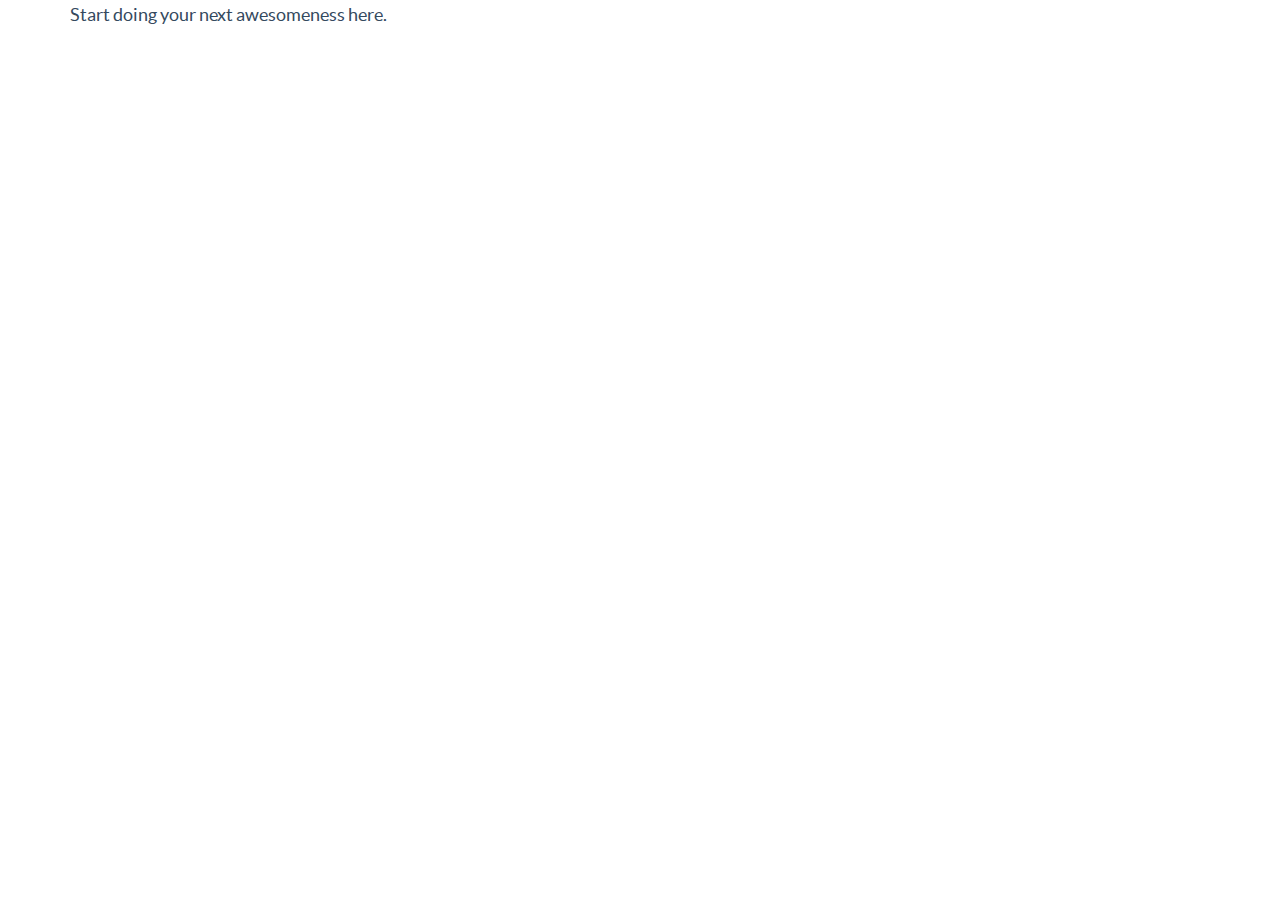
<file: lib/flatUI/template.html>
<!DOCTYPE html>
<html lang="en">
  <head>
    <meta charset="utf-8">
    <title>Flat UI Free</title>
    <meta name="viewport" content="width=device-width, initial-scale=1.0">

    <!-- Loading Bootstrap -->
    <link href="bootstrap/css/bootstrap.css" rel="stylesheet">

    <!-- Loading Flat UI -->
    <link href="css/flat-ui.css" rel="stylesheet">

    <link rel="shortcut icon" href="images/favicon.ico">

    <!-- HTML5 shim, for IE6-8 support of HTML5 elements. All other JS at the end of file. -->
    <!--[if lt IE 9]>
      <script src="js/html5shiv.js"></script>
      <script src="js/respond.min.js"></script>
    <![endif]-->
  </head>
  <body>
    <div class="container">
        Start doing your next awesomeness here.
    </div>
    <!-- /.container -->


    <!-- Load JS here for greater good =============================-->
    <script src="js/jquery-1.8.3.min.js"></script>
    <script src="js/jquery-ui-1.10.3.custom.min.js"></script>
    <script src="js/jquery.ui.touch-punch.min.js"></script>
    <script src="js/bootstrap.min.js"></script>
    <script src="js/bootstrap-select.js"></script>
    <script src="js/bootstrap-switch.js"></script>
    <script src="js/flatui-checkbox.js"></script>
    <script src="js/flatui-radio.js"></script>
    <script src="js/jquery.tagsinput.js"></script>
    <script src="js/jquery.placeholder.js"></script>
  </body>
</html>
</file>
<file: lib/flatUI/css/flat-ui.css>
@font-face {
  font-family: 'Lato';
  src: url('../fonts/lato/lato-black.eot');
  src: url('../fonts/lato/lato-black.eot?#iefix') format('embedded-opentype'), url('../fonts/lato/lato-black.woff') format('woff'), url('../fonts/lato/lato-black.ttf') format('truetype'), url('../fonts/lato/lato-black.svg#latoblack') format('svg');
  font-weight: 900;
  font-style: normal;
}
@font-face {
  font-family: 'Lato';
  src: url('../fonts/lato/lato-bold.eot');
  src: url('../fonts/lato/lato-bold.eot?#iefix') format('embedded-opentype'), url('../fonts/lato/lato-bold.woff') format('woff'), url('../fonts/lato/lato-bold.ttf') format('truetype'), url('../fonts/lato/lato-bold.svg#latobold') format('svg');
  font-weight: bold;
  font-style: normal;
}
@font-face {
  font-family: 'Lato';
  src: url('../fonts/lato/lato-bolditalic.eot');
  src: url('../fonts/lato/lato-bolditalic.eot?#iefix') format('embedded-opentype'), url('../fonts/lato/lato-bolditalic.woff') format('woff'), url('../fonts/lato/lato-bolditalic.ttf') format('truetype'), url('../fonts/lato/lato-bolditalic.svg#latobold-italic') format('svg');
  font-weight: bold;
  font-style: italic;
}
@font-face {
  font-family: 'Lato';
  src: url('../fonts/lato/lato-italic.eot');
  src: url('../fonts/lato/lato-italic.eot?#iefix') format('embedded-opentype'), url('../fonts/lato/lato-italic.woff') format('woff'), url('../fonts/lato/lato-italic.ttf') format('truetype'), url('../fonts/lato/lato-italic.svg#latoitalic') format('svg');
  font-weight: normal;
  font-style: italic;
}
@font-face {
  font-family: 'Lato';
  src: url('../fonts/lato/lato-light.eot');
  src: url('../fonts/lato/lato-light.eot?#iefix') format('embedded-opentype'), url('../fonts/lato/lato-light.woff') format('woff'), url('../fonts/lato/lato-light.ttf') format('truetype'), url('../fonts/lato/lato-light.svg#latolight') format('svg');
  font-weight: 300;
  font-style: normal;
}
@font-face {
  font-family: 'Lato';
  src: url('../fonts/lato/lato-regular.eot');
  src: url('../fonts/lato/lato-regular.eot?#iefix') format('embedded-opentype'), url('../fonts/lato/lato-regular.woff') format('woff'), url('../fonts/lato/lato-regular.ttf') format('truetype'), url('../fonts/lato/lato-regular.svg#latoregular') format('svg');
  font-weight: normal;
  font-style: normal;
}
@font-face {
  font-family: "Flat-UI-Icons";
  src: url('../fonts/flat-ui-icons-regular.eot');
  src: url('../fonts/flat-ui-icons-regular.eot?#iefix') format('embedded-opentype'), url('../fonts/flat-ui-icons-regular.woff') format('woff'), url('../fonts/flat-ui-icons-regular.ttf') format('truetype'), url('../fonts/flat-ui-icons-regular.svg#flat-ui-icons-regular') format('svg');
  font-weight: normal;
  font-style: normal;
}
/* Use the following CSS code if you want to use data attributes for inserting your icons */
[data-icon]:before {
  font-family: 'Flat-UI-Icons';
  content: attr(data-icon);
  speak: none;
  font-weight: normal;
  font-variant: normal;
  text-transform: none;
  -webkit-font-smoothing: antialiased;
  -moz-osx-font-smoothing: grayscale;
}
/* Use the following CSS code if you want to have a class per icon */
/*
Instead of a list of all class selectors,
you can use the generic selector below, but it's slower:
[class*="fui-"] {
*/
.fui-arrow-right,
.fui-arrow-left,
.fui-cmd,
.fui-check-inverted,
.fui-heart,
.fui-location,
.fui-plus,
.fui-check,
.fui-cross,
.fui-list,
.fui-new,
.fui-video,
.fui-photo,
.fui-volume,
.fui-time,
.fui-eye,
.fui-chat,
.fui-search,
.fui-user,
.fui-mail,
.fui-lock,
.fui-gear,
.fui-radio-unchecked,
.fui-radio-checked,
.fui-checkbox-unchecked,
.fui-checkbox-checked,
.fui-calendar-solid,
.fui-pause,
.fui-play,
.fui-check-inverted-2 {
  display: inline-block;
  font-family: 'Flat-UI-Icons';
  speak: none;
  font-style: normal;
  font-weight: normal;
  font-variant: normal;
  text-transform: none;
  -webkit-font-smoothing: antialiased;
  -moz-osx-font-smoothing: grayscale;
}
.fui-arrow-right:before {
  content: "\e02c";
}
.fui-arrow-left:before {
  content: "\e02d";
}
.fui-cmd:before {
  content: "\e02f";
}
.fui-check-inverted:before {
  content: "\e006";
}
.fui-heart:before {
  content: "\e007";
}
.fui-location:before {
  content: "\e008";
}
.fui-plus:before {
  content: "\e009";
}
.fui-check:before {
  content: "\e00a";
}
.fui-cross:before {
  content: "\e00b";
}
.fui-list:before {
  content: "\e00c";
}
.fui-new:before {
  content: "\e00d";
}
.fui-video:before {
  content: "\e00e";
}
.fui-photo:before {
  content: "\e00f";
}
.fui-volume:before {
  content: "\e010";
}
.fui-time:before {
  content: "\e011";
}
.fui-eye:before {
  content: "\e012";
}
.fui-chat:before {
  content: "\e013";
}
.fui-search:before {
  content: "\e01c";
}
.fui-user:before {
  content: "\e01d";
}
.fui-mail:before {
  content: "\e01e";
}
.fui-lock:before {
  content: "\e01f";
}
.fui-gear:before {
  content: "\e024";
}
.fui-radio-unchecked:before {
  content: "\e02b";
}
.fui-radio-checked:before {
  content: "\e032";
}
.fui-checkbox-unchecked:before {
  content: "\e033";
}
.fui-checkbox-checked:before {
  content: "\e034";
}
.fui-calendar-solid:before {
  content: "\e022";
}
.fui-pause:before {
  content: "\e03b";
}
.fui-play:before {
  content: "\e03c";
}
.fui-check-inverted-2:before {
  content: "\e000";
}
.dropdown-arrow-inverse {
  border-bottom-color: #34495e !important;
  border-top-color: #34495e !important;
}
body {
  font-family: "Lato", Helvetica, Arial, sans-serif;
  font-size: 18px;
  line-height: 1.72222;
  color: #34495e;
  background-color: #ffffff;
}
a {
  color: #16a085;
  text-decoration: none;
  -webkit-transition: 0.25s;
  transition: 0.25s;
}
a:hover,
a:focus {
  color: #1abc9c;
  text-decoration: none;
}
a:focus {
  outline: none;
}
.img-rounded {
  border-radius: 6px;
}
.img-thumbnail {
  padding: 4px;
  line-height: 1.72222;
  background-color: #ffffff;
  border: 2px solid #bdc3c7;
  border-radius: 6px;
  -webkit-transition: all 0.25s ease-in-out;
  transition: all 0.25s ease-in-out;
  display: inline-block;
  max-width: 100%;
  height: auto;
}
.img-comment {
  font-size: 15px;
  line-height: 1.2;
  font-style: italic;
  margin: 24px 0;
}
h1,
h2,
h3,
h4,
h5,
h6,
.h1,
.h2,
.h3,
.h4,
.h5,
.h6 {
  font-family: inherit;
  font-weight: 700;
  line-height: 1.1;
  color: inherit;
}
h1 small,
h2 small,
h3 small,
h4 small,
h5 small,
h6 small,
.h1 small,
.h2 small,
.h3 small,
.h4 small,
.h5 small,
.h6 small {
  color: #e7e9ec;
}
h1,
h2,
h3 {
  margin-top: 30px;
  margin-bottom: 15px;
}
h4,
h5,
h6 {
  margin-top: 15px;
  margin-bottom: 15px;
}
h6 {
  font-weight: normal;
}
h1,
.h1 {
  font-size: 61px;
}
h2,
.h2 {
  font-size: 53px;
}
h3,
.h3 {
  font-size: 40px;
}
h4,
.h4 {
  font-size: 29px;
}
h5,
.h5 {
  font-size: 28px;
}
h6,
.h6 {
  font-size: 24px;
}
p {
  font-size: 18px;
  line-height: 1.72222;
  margin: 0 0 15px;
}
.lead {
  margin-bottom: 30px;
  font-size: 28px;
  line-height: 1.46428571;
  font-weight: 300;
}
@media (min-width: 768px) {
  .lead {
    font-size: 30.006px;
  }
}
small,
.small {
  font-size: 83%;
  line-height: 2.067;
}
.text-muted {
  color: #bdc3c7;
}
.text-inverse {
  color: #ffffff;
}
.text-primary {
  color: #1abc9c;
}
a.text-primary:hover {
  color: #15967d;
}
.text-warning {
  color: #f1c40f;
}
a.text-warning:hover {
  color: #c19d0c;
}
.text-danger {
  color: #e74c3c;
}
a.text-danger:hover {
  color: #b93d30;
}
.text-success {
  color: #2ecc71;
}
a.text-success:hover {
  color: #25a35a;
}
.text-info {
  color: #3498db;
}
a.text-info:hover {
  color: #2a7aaf;
}
.bg-primary {
  color: #ffffff;
  background-color: #34495e;
}
a.bg-primary:hover {
  background-color: #222f3d;
}
.bg-success {
  background-color: #dff0d8;
}
a.bg-success:hover {
  background-color: #c1e2b3;
}
.bg-info {
  background-color: #d9edf7;
}
a.bg-info:hover {
  background-color: #afd9ee;
}
.bg-warning {
  background-color: #fcf8e3;
}
a.bg-warning:hover {
  background-color: #f7ecb5;
}
.bg-danger {
  background-color: #f2dede;
}
a.bg-danger:hover {
  background-color: #e4b9b9;
}
.page-header {
  padding-bottom: 14px;
  margin: 60px 0 30px;
  border-bottom: 1px solid #e7e9ec;
}
ul,
ol {
  margin-bottom: 15px;
}
dl {
  margin-bottom: 30px;
}
dt,
dd {
  line-height: 1.72222;
}
@media (min-width: 768px) {
  .dl-horizontal dt {
    width: 160px;
  }
  .dl-horizontal dd {
    margin-left: 180px;
  }
}
abbr[title],
abbr[data-original-title] {
  border-bottom: 1px dotted #bdc3c7;
}
blockquote {
  border-left: 3px solid #e7e9ec;
  padding: 0 0 0 16px;
  margin: 0 0 30px;
}
blockquote p {
  font-size: 20px;
  line-height: 1.55;
  font-weight: normal;
  margin-bottom: .4em;
}
blockquote small,
blockquote .small {
  font-size: 18px;
  line-height: 1.72222;
  font-style: italic;
  color: inherit;
}
blockquote small:before,
blockquote .small:before {
  content: "";
}
blockquote.pull-right {
  padding-right: 16px;
  padding-left: 0;
  border-right: 3px solid #e7e9ec;
  border-left: 0;
}
blockquote.pull-right small:after {
  content: "";
}
address {
  margin-bottom: 30px;
  line-height: 1.72222;
}
code,
kbd,
pre,
samp {
  font-family: Monaco, Menlo, Consolas, "Courier New", monospace;
}
code {
  padding: 2px 6px;
  font-size: 85%;
  color: #c7254e;
  background-color: #f9f2f4;
  border-radius: 4px;
}
kbd {
  padding: 2px 6px;
  font-size: 85%;
  color: #ffffff;
  background-color: #34495e;
  border-radius: 4px;
  box-shadow: none;
}
pre {
  padding: 8px;
  margin: 0 0 15px;
  font-size: 13px;
  line-height: 1.72222;
  color: inherit;
  background-color: #ffffff;
  border: 2px solid #e7e9ec;
  border-radius: 6px;
  white-space: pre;
}
.pre-scrollable {
  max-height: 340px;
}
.thumbnail {
  display: block;
  padding: 4px;
  margin-bottom: 5px;
  line-height: 1.72222;
  background-color: #ffffff;
  border: 2px solid #bdc3c7;
  border-radius: 6px;
  -webkit-transition: all 0.25s ease-in-out;
  transition: all 0.25s ease-in-out;
}
.thumbnail > img,
.thumbnail a > img {
  display: block;
  max-width: 100%;
  height: auto;
  margin-left: auto;
  margin-right: auto;
}
a.thumbnail:hover,
a.thumbnail:focus,
a.thumbnail.active {
  border-color: #16a085;
}
.thumbnail .caption {
  padding: 9px;
  color: #34495e;
}
.btn {
  border: none;
  font-size: 15px;
  font-weight: normal;
  line-height: 1.4;
  border-radius: 4px;
  padding: 10px 15px;
  -webkit-font-smoothing: subpixel-antialiased;
  -webkit-transition: border .25s linear, color .25s linear, background-color .25s linear;
  transition: border .25s linear, color .25s linear, background-color .25s linear;
}
.btn:hover,
.btn:focus {
  outline: none;
  color: #ffffff;
}
.btn:active,
.btn.active {
  outline: none;
  -webkit-box-shadow: none;
  box-shadow: none;
}
.btn.disabled,
.btn[disabled],
fieldset[disabled] .btn {
  background-color: #bdc3c7;
  color: rgba(255, 255, 255, 0.75);
  opacity: 0.7;
  filter: alpha(opacity=70);
}
.btn > [class^="fui-"] {
  margin: 0 1px;
  position: relative;
  line-height: 1;
  top: 1px;
}
.btn-xs.btn > [class^="fui-"] {
  font-size: 11px;
  top: 0;
}
.btn-hg.btn > [class^="fui-"] {
  top: 2px;
}
.btn-default {
  color: #ffffff;
  background-color: #bdc3c7;
}
.btn-default:hover,
.btn-default:focus,
.btn-default:active,
.btn-default.active,
.open .dropdown-toggle.btn-default {
  color: #ffffff;
  background-color: #cacfd2;
  border-color: #cacfd2;
}
.btn-default:active,
.btn-default.active,
.open .dropdown-toggle.btn-default {
  background: #a1a6a9;
  border-color: #a1a6a9;
}
.btn-default.disabled,
.btn-default[disabled],
fieldset[disabled] .btn-default,
.btn-default.disabled:hover,
.btn-default[disabled]:hover,
fieldset[disabled] .btn-default:hover,
.btn-default.disabled:focus,
.btn-default[disabled]:focus,
fieldset[disabled] .btn-default:focus,
.btn-default.disabled:active,
.btn-default[disabled]:active,
fieldset[disabled] .btn-default:active,
.btn-default.disabled.active,
.btn-default[disabled].active,
fieldset[disabled] .btn-default.active {
  background-color: #bdc3c7;
  border-color: #bdc3c7;
}
.btn-primary {
  color: #ffffff;
  background-color: #1abc9c;
}
.btn-primary:hover,
.btn-primary:focus,
.btn-primary:active,
.btn-primary.active,
.open .dropdown-toggle.btn-primary {
  color: #ffffff;
  background-color: #48c9b0;
  border-color: #48c9b0;
}
.btn-primary:active,
.btn-primary.active,
.open .dropdown-toggle.btn-primary {
  background: #16a085;
  border-color: #16a085;
}
.btn-primary.disabled,
.btn-primary[disabled],
fieldset[disabled] .btn-primary,
.btn-primary.disabled:hover,
.btn-primary[disabled]:hover,
fieldset[disabled] .btn-primary:hover,
.btn-primary.disabled:focus,
.btn-primary[disabled]:focus,
fieldset[disabled] .btn-primary:focus,
.btn-primary.disabled:active,
.btn-primary[disabled]:active,
fieldset[disabled] .btn-primary:active,
.btn-primary.disabled.active,
.btn-primary[disabled].active,
fieldset[disabled] .btn-primary.active {
  background-color: #1abc9c;
  border-color: #1abc9c;
}
.btn-info {
  color: #ffffff;
  background-color: #3498db;
}
.btn-info:hover,
.btn-info:focus,
.btn-info:active,
.btn-info.active,
.open .dropdown-toggle.btn-info {
  color: #ffffff;
  background-color: #5dade2;
  border-color: #5dade2;
}
.btn-info:active,
.btn-info.active,
.open .dropdown-toggle.btn-info {
  background: #2c81ba;
  border-color: #2c81ba;
}
.btn-info.disabled,
.btn-info[disabled],
fieldset[disabled] .btn-info,
.btn-info.disabled:hover,
.btn-info[disabled]:hover,
fieldset[disabled] .btn-info:hover,
.btn-info.disabled:focus,
.btn-info[disabled]:focus,
fieldset[disabled] .btn-info:focus,
.btn-info.disabled:active,
.btn-info[disabled]:active,
fieldset[disabled] .btn-info:active,
.btn-info.disabled.active,
.btn-info[disabled].active,
fieldset[disabled] .btn-info.active {
  background-color: #3498db;
  border-color: #3498db;
}
.btn-danger {
  color: #ffffff;
  background-color: #e74c3c;
}
.btn-danger:hover,
.btn-danger:focus,
.btn-danger:active,
.btn-danger.active,
.open .dropdown-toggle.btn-danger {
  color: #ffffff;
  background-color: #ec7063;
  border-color: #ec7063;
}
.btn-danger:active,
.btn-danger.active,
.open .dropdown-toggle.btn-danger {
  background: #c44133;
  border-color: #c44133;
}
.btn-danger.disabled,
.btn-danger[disabled],
fieldset[disabled] .btn-danger,
.btn-danger.disabled:hover,
.btn-danger[disabled]:hover,
fieldset[disabled] .btn-danger:hover,
.btn-danger.disabled:focus,
.btn-danger[disabled]:focus,
fieldset[disabled] .btn-danger:focus,
.btn-danger.disabled:active,
.btn-danger[disabled]:active,
fieldset[disabled] .btn-danger:active,
.btn-danger.disabled.active,
.btn-danger[disabled].active,
fieldset[disabled] .btn-danger.active {
  background-color: #e74c3c;
  border-color: #e74c3c;
}
.btn-success {
  color: #ffffff;
  background-color: #2ecc71;
}
.btn-success:hover,
.btn-success:focus,
.btn-success:active,
.btn-success.active,
.open .dropdown-toggle.btn-success {
  color: #ffffff;
  background-color: #58d68d;
  border-color: #58d68d;
}
.btn-success:active,
.btn-success.active,
.open .dropdown-toggle.btn-success {
  background: #27ad60;
  border-color: #27ad60;
}
.btn-success.disabled,
.btn-success[disabled],
fieldset[disabled] .btn-success,
.btn-success.disabled:hover,
.btn-success[disabled]:hover,
fieldset[disabled] .btn-success:hover,
.btn-success.disabled:focus,
.btn-success[disabled]:focus,
fieldset[disabled] .btn-success:focus,
.btn-success.disabled:active,
.btn-success[disabled]:active,
fieldset[disabled] .btn-success:active,
.btn-success.disabled.active,
.btn-success[disabled].active,
fieldset[disabled] .btn-success.active {
  background-color: #2ecc71;
  border-color: #2ecc71;
}
.btn-warning {
  color: #ffffff;
  background-color: #f1c40f;
}
.btn-warning:hover,
.btn-warning:focus,
.btn-warning:active,
.btn-warning.active,
.open .dropdown-toggle.btn-warning {
  color: #ffffff;
  background-color: #f5d313;
  border-color: #f5d313;
}
.btn-warning:active,
.btn-warning.active,
.open .dropdown-toggle.btn-warning {
  background: #cda70d;
  border-color: #cda70d;
}
.btn-warning.disabled,
.btn-warning[disabled],
fieldset[disabled] .btn-warning,
.btn-warning.disabled:hover,
.btn-warning[disabled]:hover,
fieldset[disabled] .btn-warning:hover,
.btn-warning.disabled:focus,
.btn-warning[disabled]:focus,
fieldset[disabled] .btn-warning:focus,
.btn-warning.disabled:active,
.btn-warning[disabled]:active,
fieldset[disabled] .btn-warning:active,
.btn-warning.disabled.active,
.btn-warning[disabled].active,
fieldset[disabled] .btn-warning.active {
  background-color: #f1c40f;
  border-color: #f1c40f;
}
.btn-inverse {
  color: #ffffff;
  background-color: #34495e;
}
.btn-inverse:hover,
.btn-inverse:focus,
.btn-inverse:active,
.btn-inverse.active,
.open .dropdown-toggle.btn-inverse {
  color: #ffffff;
  background-color: #415b76;
  border-color: #415b76;
}
.btn-inverse:active,
.btn-inverse.active,
.open .dropdown-toggle.btn-inverse {
  background: #2c3e50;
  border-color: #2c3e50;
}
.btn-inverse.disabled,
.btn-inverse[disabled],
fieldset[disabled] .btn-inverse,
.btn-inverse.disabled:hover,
.btn-inverse[disabled]:hover,
fieldset[disabled] .btn-inverse:hover,
.btn-inverse.disabled:focus,
.btn-inverse[disabled]:focus,
fieldset[disabled] .btn-inverse:focus,
.btn-inverse.disabled:active,
.btn-inverse[disabled]:active,
fieldset[disabled] .btn-inverse:active,
.btn-inverse.disabled.active,
.btn-inverse[disabled].active,
fieldset[disabled] .btn-inverse.active {
  background-color: #34495e;
  border-color: #34495e;
}
.btn-embossed {
  -webkit-box-shadow: inset 0 -2px 0 rgba(0, 0, 0, 0.15);
  box-shadow: inset 0 -2px 0 rgba(0, 0, 0, 0.15);
}
.btn-embossed.active,
.btn-embossed:active {
  -webkit-box-shadow: inset 0 2px 0 rgba(0, 0, 0, 0.15);
  box-shadow: inset 0 2px 0 rgba(0, 0, 0, 0.15);
}
.btn-wide {
  min-width: 140px;
  padding-left: 30px;
  padding-right: 30px;
}
.btn-link {
  color: #16a085;
}
.btn-link:hover,
.btn-link:focus {
  color: #1abc9c;
  text-decoration: underline;
  background-color: transparent;
}
.btn-link[disabled]:hover,
fieldset[disabled] .btn-link:hover,
.btn-link[disabled]:focus,
fieldset[disabled] .btn-link:focus {
  color: #bdc3c7;
  text-decoration: none;
}
.btn-hg {
  padding: 13px 20px;
  font-size: 22px;
  line-height: 1.227;
  border-radius: 6px;
}
.btn-lg {
  padding: 10px 19px;
  font-size: 17px;
  line-height: 1.471;
  border-radius: 6px;
}
.btn-sm {
  padding: 9px 13px;
  font-size: 13px;
  line-height: 1.385;
  border-radius: 4px;
}
.btn-xs {
  padding: 6px 9px;
  font-size: 12px;
  line-height: 1.083;
  border-radius: 3px;
}
.btn-tip {
  font-weight: 300;
  padding-left: 10px;
  font-size: 92%;
}
.btn-block {
  white-space: normal;
}
.btn-default .caret {
  border-top-color: #ffffff;
}
.btn-primary .caret,
.btn-success .caret,
.btn-warning .caret,
.btn-danger .caret,
.btn-info .caret {
  border-top-color: #ffffff;
}
.dropup .btn-default .caret {
  border-bottom-color: #ffffff;
}
.dropup .btn-primary .caret,
.dropup .btn-success .caret,
.dropup .btn-warning .caret,
.dropup .btn-danger .caret,
.dropup .btn-info .caret {
  border-bottom-color: #ffffff;
}
.btn-group-xs > .btn {
  padding: 6px 9px;
  font-size: 12px;
  line-height: 1.083;
  border-radius: 3px;
}
.btn-group-sm > .btn {
  padding: 9px 13px;
  font-size: 13px;
  line-height: 1.385;
  border-radius: 4px;
}
.btn-group-lg > .btn {
  padding: 10px 19px;
  font-size: 17px;
  line-height: 1.471;
  border-radius: 6px;
}
.btn-group-gh > .btn {
  padding: 13px 20px;
  font-size: 22px;
  line-height: 1.227;
  border-radius: 6px;
}
.btn-group > .btn + .btn {
  margin-left: 0;
}
.btn-group > .btn + .dropdown-toggle {
  border-left: 2px solid rgba(52, 73, 94, 0.15);
  padding-left: 12px;
  padding-right: 12px;
}
.btn-group > .btn + .dropdown-toggle .caret {
  margin-left: 3px;
  margin-right: 3px;
}
.btn-group > .btn.btn-gh + .dropdown-toggle .caret {
  margin-left: 7px;
  margin-right: 7px;
}
.btn-group > .btn.btn-sm + .dropdown-toggle .caret {
  margin-left: 0;
  margin-right: 0;
}
.dropdown-toggle .caret {
  margin-left: 8px;
}
.btn-group > .btn,
.btn-group > .dropdown-menu,
.btn-group > .popover {
  font-weight: 400;
}
.btn-group:focus .dropdown-toggle {
  outline: none;
  -webkit-transition: 0.25s;
  transition: 0.25s;
}
.btn-group.open .dropdown-toggle {
  color: rgba(255, 255, 255, 0.75);
  -webkit-box-shadow: none;
  box-shadow: none;
}
.btn-toolbar .btn.active {
  color: #ffffff;
}
.btn-toolbar .btn > [class^="fui-"] {
  font-size: 16px;
  margin: 0 1px;
}
.caret {
  border-width: 8px 6px;
  border-bottom-color: #34495e;
  border-top-color: #34495e;
  border-style: solid;
  border-bottom-style: none;
  -webkit-transition: 0.25s;
  transition: 0.25s;
  -webkit-transform: scale(1.001, );
  -ms-transform: scale(1.001, );
  transform: scale(1.001, );
}
.dropup .caret,
.dropup .btn-lg .caret,
.navbar-fixed-bottom .dropdown .caret {
  border-bottom-width: 8px;
}
.btn-lg .caret {
  border-top-width: 8px;
  border-right-width: 6px;
  border-left-width: 6px;
}
.select {
  display: inline-block;
  margin-bottom: 10px;
}
[class*="span"] > .select[class*="span"] {
  margin-left: 0;
}
.select[class*="span"] .btn {
  width: 100%;
}
.select.select-block {
  display: block;
  float: none;
  margin-left: 0;
  width: auto;
}
.select.select-block:before,
.select.select-block:after {
  content: " ";
  /* 1 */

  display: table;
  /* 2 */

}
.select.select-block:after {
  clear: both;
}
.select.select-block .btn {
  width: 100%;
}
.select.select-block .dropdown-menu {
  width: 100%;
}
.select .btn {
  width: 220px;
}
.select .btn.btn-hg .filter-option {
  left: 20px;
  right: 40px;
  top: 13px;
}
.select .btn.btn-hg .caret {
  right: 20px;
}
.select .btn.btn-lg .filter-option {
  left: 18px;
  right: 38px;
}
.select .btn.btn-sm .filter-option {
  left: 13px;
  right: 33px;
}
.select .btn.btn-sm .caret {
  right: 13px;
}
.select .btn.btn-xs .filter-option {
  left: 13px;
  right: 33px;
  top: 5px;
}
.select .btn.btn-xs .caret {
  right: 13px;
}
.select .btn .filter-option {
  height: 26px;
  left: 13px;
  overflow: hidden;
  position: absolute;
  right: 33px;
  text-align: left;
  top: 10px;
}
.select .btn .caret {
  position: absolute;
  right: 16px;
  top: 50%;
  margin-top: -3px;
}
.select .btn .dropdown-toggle {
  border-radius: 6px;
}
.select .btn .dropdown-menu {
  min-width: 100%;
}
.select .btn .dropdown-menu dt {
  cursor: default;
  display: block;
  padding: 3px 20px;
}
.select .btn .dropdown-menu li:not(.disabled) > a:hover small {
  color: rgba(255, 255, 255, 0.004);
}
.select .btn .dropdown-menu li > a {
  min-height: 20px;
}
.select .btn .dropdown-menu li > a.opt {
  padding-left: 35px;
}
.select .btn .dropdown-menu li small {
  padding-left: .5em;
}
.select .btn .dropdown-menu li > dt small {
  font-weight: normal;
}
.select .btn > .disabled,
.select .btn .dropdown-menu li.disabled > a {
  cursor: default;
}
.select .caret {
  border-bottom-color: #ffffff;
  border-top-color: #ffffff;
}
legend {
  display: block;
  width: 100%;
  padding: 0;
  margin-bottom: 15px;
  font-size: 24px;
  line-height: inherit;
  color: inherit;
  border-bottom: none;
}
textarea {
  font-size: 20px;
  line-height: 24px;
  padding: 5px 11px;
}
input[type="search"] {
  -webkit-appearance: none !important;
}
label {
  font-weight: normal;
  font-size: 15px;
  line-height: 2.4;
}
.form-control:-moz-placeholder {
  color: #b2bcc5;
}
.form-control::-moz-placeholder {
  color: #b2bcc5;
  opacity: 1;
}
.form-control:-ms-input-placeholder {
  color: #b2bcc5;
}
.form-control::-webkit-input-placeholder {
  color: #b2bcc5;
}
.form-control.placeholder {
  color: #b2bcc5;
}
.form-control {
  border: 2px solid #bdc3c7;
  color: #34495e;
  font-family: "Lato", Helvetica, Arial, sans-serif;
  font-size: 15px;
  line-height: 1.467;
  padding: 8px 12px;
  height: 42px;
  -webkit-appearance: none;
  border-radius: 6px;
  -webkit-box-shadow: none;
  box-shadow: none;
  -webkit-transition: border .25s linear, color .25s linear, background-color .25s linear;
  transition: border .25s linear, color .25s linear, background-color .25s linear;
}
.form-group.focus .form-control,
.form-control:focus {
  border-color: #1abc9c;
  outline: 0;
  -webkit-box-shadow: none;
  box-shadow: none;
}
.form-control[disabled],
.form-control[readonly],
fieldset[disabled] .form-control {
  background-color: #f4f6f6;
  border-color: #d5dbdb;
  color: #d5dbdb;
  cursor: default;
  opacity: 0.7;
  filter: alpha(opacity=70);
}
.form-control.flat {
  border-color: transparent;
}
.form-control.flat:hover {
  border-color: #bdc3c7;
}
.form-control.flat:focus {
  border-color: #1abc9c;
}
.input-sm {
  height: 35px;
  padding: 6px 10px;
  font-size: 13px;
  line-height: 1.462;
  border-radius: 6px;
}
select.input-sm {
  height: 35px;
  line-height: 35px;
}
textarea.input-sm,
select[multiple].input-sm {
  height: auto;
}
.input-lg {
  height: 45px;
  padding: 10px 15px;
  font-size: 17px;
  line-height: 1.235;
  border-radius: 6px;
}
select.input-lg {
  height: 45px;
  line-height: 45px;
}
textarea.input-lg,
select[multiple].input-lg {
  height: auto;
}
.input-hg {
  height: 53px;
  padding: 10px 16px;
  font-size: 22px;
  line-height: 1.318;
  border-radius: 6px;
}
select.input-hg {
  height: 53px;
  line-height: 53px;
}
textarea.input-hg,
select[multiple].input-hg {
  height: auto;
}
.has-warning .help-block,
.has-warning .control-label,
.has-warning .radio,
.has-warning .checkbox,
.has-warning .radio-inline,
.has-warning .checkbox-inline {
  color: #f1c40f;
}
.has-warning .form-control {
  color: #f1c40f;
  border-color: #f1c40f;
  -webkit-box-shadow: none;
  box-shadow: none;
}
.has-warning .form-control:-moz-placeholder {
  color: #f1c40f;
}
.has-warning .form-control::-moz-placeholder {
  color: #f1c40f;
  opacity: 1;
}
.has-warning .form-control:-ms-input-placeholder {
  color: #f1c40f;
}
.has-warning .form-control::-webkit-input-placeholder {
  color: #f1c40f;
}
.has-warning .form-control.placeholder {
  color: #f1c40f;
}
.has-warning .form-control:focus {
  border-color: #f1c40f;
  -webkit-box-shadow: none;
  box-shadow: none;
}
.has-warning .input-group-addon {
  color: #f1c40f;
  border-color: #f1c40f;
  background-color: #ffffff;
}
.has-error .help-block,
.has-error .control-label,
.has-error .radio,
.has-error .checkbox,
.has-error .radio-inline,
.has-error .checkbox-inline {
  color: #e74c3c;
}
.has-error .form-control {
  color: #e74c3c;
  border-color: #e74c3c;
  -webkit-box-shadow: none;
  box-shadow: none;
}
.has-error .form-control:-moz-placeholder {
  color: #e74c3c;
}
.has-error .form-control::-moz-placeholder {
  color: #e74c3c;
  opacity: 1;
}
.has-error .form-control:-ms-input-placeholder {
  color: #e74c3c;
}
.has-error .form-control::-webkit-input-placeholder {
  color: #e74c3c;
}
.has-error .form-control.placeholder {
  color: #e74c3c;
}
.has-error .form-control:focus {
  border-color: #e74c3c;
  -webkit-box-shadow: none;
  box-shadow: none;
}
.has-error .input-group-addon {
  color: #e74c3c;
  border-color: #e74c3c;
  background-color: #ffffff;
}
.has-success .help-block,
.has-success .control-label,
.has-success .radio,
.has-success .checkbox,
.has-success .radio-inline,
.has-success .checkbox-inline {
  color: #2ecc71;
}
.has-success .form-control {
  color: #2ecc71;
  border-color: #2ecc71;
  -webkit-box-shadow: none;
  box-shadow: none;
}
.has-success .form-control:-moz-placeholder {
  color: #2ecc71;
}
.has-success .form-control::-moz-placeholder {
  color: #2ecc71;
  opacity: 1;
}
.has-success .form-control:-ms-input-placeholder {
  color: #2ecc71;
}
.has-success .form-control::-webkit-input-placeholder {
  color: #2ecc71;
}
.has-success .form-control.placeholder {
  color: #2ecc71;
}
.has-success .form-control:focus {
  border-color: #2ecc71;
  -webkit-box-shadow: none;
  box-shadow: none;
}
.has-success .input-group-addon {
  color: #2ecc71;
  border-color: #2ecc71;
  background-color: #ffffff;
}
.help-block {
  font-size: 15px;
  margin-bottom: 5px;
  color: inherit;
}
.form-group {
  position: relative;
  margin-bottom: 20px;
}
.form-horizontal .control-label,
.form-horizontal .radio,
.form-horizontal .checkbox,
.form-horizontal .radio-inline,
.form-horizontal .checkbox-inline {
  margin-top: 0;
  margin-bottom: 0;
  padding-top: 6px;
}
.form-horizontal .form-group {
  margin-left: -15px;
  margin-right: -15px;
}
.form-horizontal .form-group:before,
.form-horizontal .form-group:after {
  content: " ";
  /* 1 */

  display: table;
  /* 2 */

}
.form-horizontal .form-group:after {
  clear: both;
}
.form-horizontal .form-control-static {
  padding-top: 6px;
}
.form-group {
  position: relative;
}
.form-control + .input-icon {
  position: absolute;
  top: 2px;
  right: 2px;
  line-height: 37px;
  vertical-align: middle;
  font-size: 20px;
  color: #b2bcc5;
  background-color: #ffffff;
  padding: 0 12px 0 0;
  border-radius: 6px;
}
.input-hg + .input-icon {
  line-height: 49px;
  padding: 0 16px 0 0;
}
.input-lg + .input-icon {
  line-height: 41px;
  padding: 0 15px 0 0;
}
.input-sm + .input-icon {
  font-size: 18px;
  line-height: 30px;
  padding: 0 10px 0 0;
}
.has-success .input-icon {
  color: #2ecc71;
}
.has-warning .input-icon {
  color: #f1c40f;
}
.has-error .input-icon {
  color: #e74c3c;
}
.form-control[disabled] + .input-icon,
.form-control[readonly] + .input-icon,
fieldset[disabled] .form-control + .input-icon,
.form-control.disabled + .input-icon {
  color: #d5dbdb;
  background-color: transparent;
  opacity: 0.7;
  filter: alpha(opacity=70);
}
.input-group-hg > .form-control,
.input-group-hg > .input-group-addon,
.input-group-hg > .input-group-btn > .btn {
  height: 53px;
  padding: 10px 16px;
  font-size: 22px;
  line-height: 1.318;
  border-radius: 6px;
}
select.input-group-hg > .form-control,
select.input-group-hg > .input-group-addon,
select.input-group-hg > .input-group-btn > .btn {
  height: 53px;
  line-height: 53px;
}
textarea.input-group-hg > .form-control,
textarea.input-group-hg > .input-group-addon,
textarea.input-group-hg > .input-group-btn > .btn,
select[multiple].input-group-hg > .form-control,
select[multiple].input-group-hg > .input-group-addon,
select[multiple].input-group-hg > .input-group-btn > .btn {
  height: auto;
}
.input-group-lg > .form-control,
.input-group-lg > .input-group-addon,
.input-group-lg > .input-group-btn > .btn {
  height: 45px;
  padding: 10px 15px;
  font-size: 17px;
  line-height: 1.235;
  border-radius: 6px;
}
select.input-group-lg > .form-control,
select.input-group-lg > .input-group-addon,
select.input-group-lg > .input-group-btn > .btn {
  height: 45px;
  line-height: 45px;
}
textarea.input-group-lg > .form-control,
textarea.input-group-lg > .input-group-addon,
textarea.input-group-lg > .input-group-btn > .btn,
select[multiple].input-group-lg > .form-control,
select[multiple].input-group-lg > .input-group-addon,
select[multiple].input-group-lg > .input-group-btn > .btn {
  height: auto;
}
.input-group-sm > .form-control,
.input-group-sm > .input-group-addon,
.input-group-sm > .input-group-btn > .btn {
  height: 35px;
  padding: 6px 10px;
  font-size: 13px;
  line-height: 1.462;
  border-radius: 6px;
}
select.input-group-sm > .form-control,
select.input-group-sm > .input-group-addon,
select.input-group-sm > .input-group-btn > .btn {
  height: 35px;
  line-height: 35px;
}
textarea.input-group-sm > .form-control,
textarea.input-group-sm > .input-group-addon,
textarea.input-group-sm > .input-group-btn > .btn,
select[multiple].input-group-sm > .form-control,
select[multiple].input-group-sm > .input-group-addon,
select[multiple].input-group-sm > .input-group-btn > .btn {
  height: auto;
}
.input-group-addon {
  padding: 10px 12px;
  font-size: 15px;
  color: #ffffff;
  text-align: center;
  background-color: #bdc3c7;
  border: 1px solid #bdc3c7;
  border-radius: 6px;
  -webkit-transition: border .25s linear, color .25s linear, background-color .25s linear;
  transition: border .25s linear, color .25s linear, background-color .25s linear;
}
.input-group-hg .input-group-addon,
.input-group-lg .input-group-addon,
.input-group-sm .input-group-addon {
  line-height: 1;
}
.input-group .form-control:first-child,
.input-group-addon:first-child,
.input-group-btn:first-child > .btn,
.input-group-btn:first-child > .dropdown-toggle,
.input-group-btn:last-child > .btn:not(:last-child):not(.dropdown-toggle) {
  border-bottom-right-radius: 0;
  border-top-right-radius: 0;
}
.input-group .form-control:last-child,
.input-group-addon:last-child,
.input-group-btn:last-child > .btn,
.input-group-btn:last-child > .dropdown-toggle,
.input-group-btn:first-child > .btn:not(:first-child) {
  border-bottom-left-radius: 0;
  border-top-left-radius: 0;
}
.form-group.focus .input-group-addon,
.input-group.focus .input-group-addon {
  background-color: #1abc9c;
  border-color: #1abc9c;
}
.form-group.focus .input-group-btn > .btn-default + .btn-default,
.input-group.focus .input-group-btn > .btn-default + .btn-default {
  border-left-color: #16a085;
}
.form-group.focus .input-group-btn .btn,
.input-group.focus .input-group-btn .btn {
  border-color: #1abc9c;
  background-color: #ffffff;
  color: #1abc9c;
}
.form-group.focus .input-group-btn .btn-default,
.input-group.focus .input-group-btn .btn-default {
  color: #ffffff;
  background-color: #1abc9c;
}
.form-group.focus .input-group-btn .btn-default:hover,
.input-group.focus .input-group-btn .btn-default:hover,
.form-group.focus .input-group-btn .btn-default:focus,
.input-group.focus .input-group-btn .btn-default:focus,
.form-group.focus .input-group-btn .btn-default:active,
.input-group.focus .input-group-btn .btn-default:active,
.form-group.focus .input-group-btn .btn-default.active,
.input-group.focus .input-group-btn .btn-default.active,
.open .dropdown-toggle.form-group.focus .input-group-btn .btn-default,
.open .dropdown-toggle.input-group.focus .input-group-btn .btn-default {
  color: #ffffff;
  background-color: #48c9b0;
  border-color: #48c9b0;
}
.form-group.focus .input-group-btn .btn-default:active,
.input-group.focus .input-group-btn .btn-default:active,
.form-group.focus .input-group-btn .btn-default.active,
.input-group.focus .input-group-btn .btn-default.active,
.open .dropdown-toggle.form-group.focus .input-group-btn .btn-default,
.open .dropdown-toggle.input-group.focus .input-group-btn .btn-default {
  background: #16a085;
  border-color: #16a085;
}
.form-group.focus .input-group-btn .btn-default.disabled,
.input-group.focus .input-group-btn .btn-default.disabled,
.form-group.focus .input-group-btn .btn-default[disabled],
.input-group.focus .input-group-btn .btn-default[disabled],
fieldset[disabled] .form-group.focus .input-group-btn .btn-default,
fieldset[disabled] .input-group.focus .input-group-btn .btn-default,
.form-group.focus .input-group-btn .btn-default.disabled:hover,
.input-group.focus .input-group-btn .btn-default.disabled:hover,
.form-group.focus .input-group-btn .btn-default[disabled]:hover,
.input-group.focus .input-group-btn .btn-default[disabled]:hover,
fieldset[disabled] .form-group.focus .input-group-btn .btn-default:hover,
fieldset[disabled] .input-group.focus .input-group-btn .btn-default:hover,
.form-group.focus .input-group-btn .btn-default.disabled:focus,
.input-group.focus .input-group-btn .btn-default.disabled:focus,
.form-group.focus .input-group-btn .btn-default[disabled]:focus,
.input-group.focus .input-group-btn .btn-default[disabled]:focus,
fieldset[disabled] .form-group.focus .input-group-btn .btn-default:focus,
fieldset[disabled] .input-group.focus .input-group-btn .btn-default:focus,
.form-group.focus .input-group-btn .btn-default.disabled:active,
.input-group.focus .input-group-btn .btn-default.disabled:active,
.form-group.focus .input-group-btn .btn-default[disabled]:active,
.input-group.focus .input-group-btn .btn-default[disabled]:active,
fieldset[disabled] .form-group.focus .input-group-btn .btn-default:active,
fieldset[disabled] .input-group.focus .input-group-btn .btn-default:active,
.form-group.focus .input-group-btn .btn-default.disabled.active,
.input-group.focus .input-group-btn .btn-default.disabled.active,
.form-group.focus .input-group-btn .btn-default[disabled].active,
.input-group.focus .input-group-btn .btn-default[disabled].active,
fieldset[disabled] .form-group.focus .input-group-btn .btn-default.active,
fieldset[disabled] .input-group.focus .input-group-btn .btn-default.active {
  background-color: #1abc9c;
  border-color: #1abc9c;
}
.input-group-btn .btn {
  background-color: #ffffff;
  border: 2px solid #bdc3c7;
  color: #bdc3c7;
  line-height: 18px;
}
.input-group-btn .btn-default {
  color: #ffffff;
  background-color: #bdc3c7;
}
.input-group-btn .btn-default:hover,
.input-group-btn .btn-default:focus,
.input-group-btn .btn-default:active,
.input-group-btn .btn-default.active,
.open .dropdown-toggle.input-group-btn .btn-default {
  color: #ffffff;
  background-color: #cacfd2;
  border-color: #cacfd2;
}
.input-group-btn .btn-default:active,
.input-group-btn .btn-default.active,
.open .dropdown-toggle.input-group-btn .btn-default {
  background: #a1a6a9;
  border-color: #a1a6a9;
}
.input-group-btn .btn-default.disabled,
.input-group-btn .btn-default[disabled],
fieldset[disabled] .input-group-btn .btn-default,
.input-group-btn .btn-default.disabled:hover,
.input-group-btn .btn-default[disabled]:hover,
fieldset[disabled] .input-group-btn .btn-default:hover,
.input-group-btn .btn-default.disabled:focus,
.input-group-btn .btn-default[disabled]:focus,
fieldset[disabled] .input-group-btn .btn-default:focus,
.input-group-btn .btn-default.disabled:active,
.input-group-btn .btn-default[disabled]:active,
fieldset[disabled] .input-group-btn .btn-default:active,
.input-group-btn .btn-default.disabled.active,
.input-group-btn .btn-default[disabled].active,
fieldset[disabled] .input-group-btn .btn-default.active {
  background-color: #bdc3c7;
  border-color: #bdc3c7;
}
.input-group-hg .input-group-btn .btn {
  line-height: 31px;
}
.input-group-lg .input-group-btn .btn {
  line-height: 21px;
}
.input-group-sm .input-group-btn .btn {
  line-height: 19px;
}
.input-group-btn:first-child > .btn {
  border-right-width: 0;
  margin-right: -2px;
}
.input-group-btn:last-child > .btn {
  border-left-width: 0;
  margin-left: -2px;
}
.input-group-btn > .btn-default + .btn-default {
  border-left: 2px solid #bdc3c7;
}
.input-group-btn > .btn:first-child + .btn .caret {
  margin-left: 0;
}
.input-group-rounded .input-group-btn + .form-control,
.input-group-rounded .input-group-btn:last-child .btn {
  border-bottom-right-radius: 20px;
  border-top-right-radius: 20px;
}
.input-group-hg.input-group-rounded .input-group-btn + .form-control,
.input-group-hg.input-group-rounded .input-group-btn:last-child .btn {
  border-bottom-right-radius: 27px;
  border-top-right-radius: 27px;
}
.input-group-lg.input-group-rounded .input-group-btn + .form-control,
.input-group-lg.input-group-rounded .input-group-btn:last-child .btn {
  border-bottom-right-radius: 25px;
  border-top-right-radius: 25px;
}
.input-group-rounded .form-control:first-child,
.input-group-rounded .input-group-btn:first-child .btn {
  border-bottom-left-radius: 20px;
  border-top-left-radius: 20px;
}
.input-group-hg.input-group-rounded .form-control:first-child,
.input-group-hg.input-group-rounded .input-group-btn:first-child .btn {
  border-bottom-left-radius: 27px;
  border-top-left-radius: 27px;
}
.input-group-lg.input-group-rounded .form-control:first-child,
.input-group-lg.input-group-rounded .input-group-btn:first-child .btn {
  border-bottom-left-radius: 25px;
  border-top-left-radius: 25px;
}
.input-group-rounded .input-group-btn + .form-control {
  padding-left: 0;
}
.checkbox,
.radio {
  margin-bottom: 12px;
  padding-left: 32px;
  position: relative;
  -webkit-transition: color 0.25s linear;
  transition: color 0.25s linear;
  font-size: 14px;
  line-height: 1.5;
}
.checkbox input,
.radio input {
  outline: none !important;
  display: none;
}
.checkbox .icons,
.radio .icons {
  color: #bdc3c7;
  display: block;
  height: 20px;
  left: 0;
  position: absolute;
  top: 0;
  width: 20px;
  text-align: center;
  line-height: 21px;
  font-size: 20px;
  cursor: pointer;
  -webkit-transition: color 0.25s linear;
  transition: color 0.25s linear;
}
.checkbox .icons .first-icon,
.radio .icons .first-icon,
.checkbox .icons .second-icon,
.radio .icons .second-icon {
  display: inline-table;
  position: absolute;
  left: 0;
  top: 0;
  background-color: transparent;
  margin: 0;
  opacity: 1;
  filter: alpha(opacity=100);
}
.checkbox .icons .second-icon,
.radio .icons .second-icon {
  opacity: 0;
  filter: alpha(opacity=0);
}
.checkbox:hover,
.radio:hover {
  -webkit-transition: color 0.25s linear;
  transition: color 0.25s linear;
}
.checkbox:hover .first-icon,
.radio:hover .first-icon {
  opacity: 0;
  filter: alpha(opacity=0);
}
.checkbox:hover .second-icon,
.radio:hover .second-icon {
  opacity: 1;
  filter: alpha(opacity=100);
}
.checkbox.checked,
.radio.checked {
  color: #1abc9c;
}
.checkbox.checked .first-icon,
.radio.checked .first-icon {
  opacity: 0;
  filter: alpha(opacity=0);
}
.checkbox.checked .second-icon,
.radio.checked .second-icon {
  opacity: 1;
  filter: alpha(opacity=100);
  color: #1abc9c;
  -webkit-transition: color 0.25s linear;
  transition: color 0.25s linear;
}
.checkbox.disabled,
.radio.disabled {
  cursor: default;
  color: #e6e8ea;
}
.checkbox.disabled .icons,
.radio.disabled .icons {
  color: #e6e8ea;
}
.checkbox.disabled .first-icon,
.radio.disabled .first-icon {
  opacity: 1;
  filter: alpha(opacity=100);
}
.checkbox.disabled .second-icon,
.radio.disabled .second-icon {
  opacity: 0;
  filter: alpha(opacity=0);
}
.checkbox.disabled.checked .icons,
.radio.disabled.checked .icons {
  color: #e6e8ea;
}
.checkbox.disabled.checked .first-icon,
.radio.disabled.checked .first-icon {
  opacity: 0;
  filter: alpha(opacity=0);
}
.checkbox.disabled.checked .second-icon,
.radio.disabled.checked .second-icon {
  opacity: 1;
  filter: alpha(opacity=100);
  color: #e6e8ea;
}
.checkbox.primary .icons,
.radio.primary .icons {
  color: #34495e;
}
.checkbox.primary.checked,
.radio.primary.checked {
  color: #1abc9c;
}
.checkbox.primary.checked .icons,
.radio.primary.checked .icons {
  color: #1abc9c;
}
.checkbox.primary.disabled,
.radio.primary.disabled {
  cursor: default;
  color: #bdc3c7;
}
.checkbox.primary.disabled .icons,
.radio.primary.disabled .icons {
  color: #bdc3c7;
}
.checkbox.primary.disabled.checked .icons,
.radio.primary.disabled.checked .icons {
  color: #bdc3c7;
}
.radio + .radio,
.checkbox + .checkbox {
  margin-top: 10px;
}
.navbar {
  font-size: 16px;
  min-height: 53px;
  margin-bottom: 30px;
  border: none;
  border-radius: 6px;
}
@media (min-width: 768px) {
  .navbar-header {
    float: left;
  }
}
.navbar-collapse {
  box-shadow: none;
  padding-right: 21px;
  padding-left: 21px;
}
@media (min-width: 768px) {
  .navbar-collapse .navbar-nav.navbar-left:first-child {
    margin-left: -21px;
  }
  .navbar-collapse .navbar-nav.navbar-left:first-child > li:first-child a {
    border-bottom-left-radius: 6px;
    border-top-left-radius: 6px;
  }
  .navbar-collapse .navbar-nav.navbar-right:last-child {
    margin-right: -21px;
  }
  .navbar > .container .navbar-collapse .navbar-nav.navbar-right:last-child {
    margin-right: -36px;
  }
  .navbar-collapse .navbar-nav.navbar-right:last-child > .dropdown:last-child > a {
    border-radius: 0 6px 6px 0;
  }
  .navbar-collapse .navbar-form.navbar-right:last-child {
    margin-right: -17px;
  }
  .navbar-fixed-top .navbar-collapse .navbar-form.navbar-right:last-child,
  .navbar-fixed-bottom .navbar-collapse .navbar-form.navbar-right:last-child {
    margin-right: 0;
  }
}
@media (max-width: 767px) {
  .navbar-collapse .navbar-nav.navbar-right:last-child {
    margin-bottom: 3px;
  }
}
.container > .navbar-header,
.container-fluid > .navbar-header,
.container > .navbar-collapse,
.container-fluid > .navbar-collapse {
  margin-right: -21px;
  margin-left: -21px;
}
@media (min-width: 768px) {
  .container > .navbar-header,
  .container-fluid > .navbar-header,
  .container > .navbar-collapse,
  .container-fluid > .navbar-collapse {
    margin-right: 0;
    margin-left: 0;
  }
}
.navbar-static-top {
  z-index: 1000;
  border-width: 0;
  border-radius: 0;
}
.navbar-fixed-top,
.navbar-fixed-bottom {
  z-index: 1030;
  border-radius: 0;
}
.navbar-fixed-top {
  border-width: 0;
}
.navbar-fixed-bottom {
  margin-bottom: 0;
  border-width: 0;
}
.navbar-brand {
  font-size: 24px;
  line-height: 1.042;
  font-weight: 700;
  padding: 14px 21px;
}
.navbar-brand > [class*="fui-"] {
  font-size: 19px;
  line-height: 1.263;
  vertical-align: top;
}
@media (min-width: 768px) {
  .navbar > .container .navbar-brand,
  .navbar > .container-fluid .navbar-brand {
    margin-left: -21px;
  }
}
.navbar-toggle {
  border: none;
  color: #34495e;
  margin: 0 0 0 21px;
  padding: 0 21px;
  height: 53px;
  line-height: 53px;
}
.navbar-toggle:before {
  color: #16a085;
  content: "\e00c";
  font-family: "Flat-UI-Icons";
  font-size: 22px;
  font-style: normal;
  font-weight: normal;
  -webkit-font-smoothing: antialiased;
  -webkit-transition: color 0.25s linear;
  transition: color 0.25s linear;
}
.navbar-toggle:hover,
.navbar-toggle:focus {
  outline: none;
}
.navbar-toggle:hover:before,
.navbar-toggle:focus:before {
  color: #1abc9c;
}
.navbar-toggle .icon-bar {
  display: none;
}
@media (min-width: 768px) {
  .navbar-toggle {
    display: none;
  }
}
.navbar-nav {
  margin: 0;
}
.navbar-nav > li > a {
  font-size: 16px;
  padding: 15px 21px;
  line-height: 23px;
  font-weight: 700;
}
.navbar-nav .dropdown-toggle .caret {
  border-top-color: #16a085;
  border-bottom-color: #16a085;
  border-width: 8px 6px 0;
  margin-left: 12px;
}
.navbar-nav > li > a:hover,
.navbar-nav > li > a:focus,
.navbar-nav .open > a:focus,
.navbar-nav .open > a:hover {
  background-color: transparent;
}
.navbar-nav > li > a:hover .caret,
.navbar-nav > li > a:focus .caret,
.navbar-nav .open > a:focus .caret,
.navbar-nav .open > a:hover .caret {
  border-top-color: #1abc9c;
  border-bottom-color: #1abc9c;
}
.navbar-nav [class^="fui-"] {
  line-height: 20px;
  position: relative;
  top: 1px;
}
.navbar-nav .visible-sm > [class^="fui-"],
.navbar-nav .visible-xs > [class^="fui-"] {
  margin-left: 12px;
}
@media (max-width: 767px) {
  .navbar-nav {
    margin: 0 -21px;
  }
  .navbar-nav .open .dropdown-menu > li > a,
  .navbar-nav .open .dropdown-menu .dropdown-header {
    padding: 7px 15px 7px 31px !important;
  }
  .navbar-nav .open .dropdown-menu > li > a {
    line-height: 23px;
  }
  .navbar-nav > li > a {
    padding-top: 7px;
    padding-bottom: 7px;
  }
}
.navbar-input {
  height: 35px;
  padding: 5px 10px;
  font-size: 13px;
  line-height: 1.4;
  border-radius: 6px;
}
select.navbar-input {
  height: 35px;
  line-height: 35px;
}
textarea.navbar-input,
select[multiple].navbar-input {
  height: auto;
}
.navbar-form {
  -webkit-box-shadow: none;
  box-shadow: none;
  margin-top: 0;
  margin-bottom: 0;
  padding-right: 19px;
  padding-left: 19px;
  padding-top: 9px;
  padding-bottom: 9px;
}
@media (max-width: 767px) {
  .navbar-form .form-group {
    margin-bottom: 5px;
  }
}
@media (max-width: 767px) {
  .navbar-form {
    margin: 3px -21px;
    width: auto;
  }
}
@media (min-width: 768px) {
  .navbar-nav + .navbar-form.navbar-left,
  .navbar-form.navbar-right:last-child {
    width: 260px;
  }
}
.navbar-form .form-control,
.navbar-form .input-group-addon,
.navbar-form .btn {
  height: 35px;
  padding: 5px 10px;
  font-size: 13px;
  line-height: 1.4;
  border-radius: 6px;
}
select.navbar-form .form-control,
select.navbar-form .input-group-addon,
select.navbar-form .btn {
  height: 35px;
  line-height: 35px;
}
textarea.navbar-form .form-control,
textarea.navbar-form .input-group-addon,
textarea.navbar-form .btn,
select[multiple].navbar-form .form-control,
select[multiple].navbar-form .input-group-addon,
select[multiple].navbar-form .btn {
  height: auto;
}
.navbar-form .input-group .form-control:first-child,
.navbar-form .input-group-addon:first-child,
.navbar-form .input-group-btn:first-child > .btn,
.navbar-form .input-group-btn:first-child > .dropdown-toggle,
.navbar-form .input-group-btn:last-child > .btn:not(:last-child):not(.dropdown-toggle) {
  border-bottom-right-radius: 0;
  border-top-right-radius: 0;
}
.navbar-form .input-group .form-control:last-child,
.navbar-form .input-group-addon:last-child,
.navbar-form .input-group-btn:last-child > .btn,
.navbar-form .input-group-btn:last-child > .dropdown-toggle,
.navbar-form .input-group-btn:first-child > .btn:not(:first-child) {
  border-bottom-left-radius: 0;
  border-top-left-radius: 0;
}
.navbar-form .form-control {
  font-size: 15px;
  border-radius: 5px;
  display: table-cell;
}
.navbar-form .form-group + .btn {
  font-size: 15px;
  border-radius: 5px;
  margin-left: 4px;
}
@media (max-width: 767px) {
  .navbar-form .form-group {
    margin-bottom: 0;
  }
  .navbar-form .form-group + .btn {
    margin-top: 9px;
    margin-left: 0;
  }
}
.navbar-nav > li > .dropdown-menu {
  min-width: 100%;
  border-radius: 4px;
}
@media (max-width: 767px) {
  .navbar-nav > li > .dropdown-menu {
    -webkit-transition: all 0s;
    transition: all 0s;
    display: none;
  }
}
@media (max-width: 767px) {
  .navbar-nav > li.open > .dropdown-menu {
    margin-top: 0 !important;
    display: block;
  }
}
.navbar-fixed-bottom .navbar-nav > li > .dropdown-menu {
  border-bottom-right-radius: 4px;
  border-bottom-left-radius: 4px;
}
.navbar-nav > .open > .dropdown-toggle,
.navbar-nav > .open > .dropdown-toggle:focus,
.navbar-nav > .open > .dropdown-toggle:hover {
  background-color: transparent;
}
.navbar-text {
  font-size: 16px;
  line-height: 1.438;
  color: #34495e;
  margin-top: 0;
  margin-bottom: 0;
  padding-top: 15px;
  padding-bottom: 15px;
}
@media (min-width: 768px) {
  .navbar-text {
    margin-left: 21px;
    margin-right: 21px;
  }
  .navbar-text.navbar-right:last-child {
    margin-right: 0;
  }
}
.navbar-btn {
  margin-top: 6px;
  margin-bottom: 6px;
}
.navbar-btn.btn-sm {
  margin-top: 9px;
  margin-bottom: 8px;
}
.navbar-btn.btn-xs {
  margin-top: 14px;
  margin-bottom: 14px;
}
.navbar-unread,
.navbar-new {
  font-family: "Lato", Helvetica, Arial, sans-serif;
  background-color: #1abc9c;
  border-radius: 50%;
  color: #ffffff;
  font-size: 0;
  font-weight: 700;
  height: 6px;
  line-height: 1;
  position: absolute;
  right: 12px;
  text-align: center;
  top: 35%;
  width: 6px;
  z-index: 10;
}
@media (max-width: 768px) {
  .navbar-unread,
  .navbar-new {
    position: static;
    float: right;
    margin: 0 0 0 10px;
  }
}
.active .navbar-unread,
.active .navbar-new {
  background-color: #ffffff;
  display: none;
}
.navbar-new {
  background-color: #e74c3c;
  font-size: 12px;
  height: 18px;
  line-height: 17px;
  margin: -6px -10px;
  min-width: 18px;
  padding: 0 1px;
  width: auto;
  -webkit-font-smoothing: subpixel-antialiased;
}
.navbar-default {
  background-color: #ecf0f1;
}
.navbar-default .navbar-brand {
  color: #34495e;
}
.navbar-default .navbar-brand:hover,
.navbar-default .navbar-brand:focus {
  color: #1abc9c;
  background-color: transparent;
}
.navbar-default .navbar-toggle:before {
  color: #34495e;
}
.navbar-default .navbar-toggle:hover,
.navbar-default .navbar-toggle:focus {
  background-color: transparent;
}
.navbar-default .navbar-toggle:hover:before,
.navbar-default .navbar-toggle:focus:before {
  color: #1abc9c;
}
.navbar-default .navbar-collapse,
.navbar-default .navbar-form {
  border-color: #e5e9ea;
  border-width: 2px;
}
.navbar-default .navbar-nav > li > a {
  color: #34495e;
}
.navbar-default .navbar-nav > li > a:hover,
.navbar-default .navbar-nav > li > a:focus {
  color: #1abc9c;
  background-color: transparent;
}
.navbar-default .navbar-nav > .active > a,
.navbar-default .navbar-nav > .active > a:hover,
.navbar-default .navbar-nav > .active > a:focus {
  color: #1abc9c;
  background-color: transparent;
}
.navbar-default .navbar-nav > .disabled > a,
.navbar-default .navbar-nav > .disabled > a:hover,
.navbar-default .navbar-nav > .disabled > a:focus {
  color: #cccccc;
  background-color: transparent;
}
.navbar-default .navbar-nav > .dropdown > a .caret {
  border-top-color: #34495e;
  border-bottom-color: #34495e;
}
.navbar-default .navbar-nav > .active > a .caret {
  border-top-color: #1abc9c;
  border-bottom-color: #1abc9c;
}
.navbar-default .navbar-nav > .dropdown > a:hover .caret,
.navbar-default .navbar-nav > .dropdown > a:focus .caret {
  border-top-color: #1abc9c;
  border-bottom-color: #1abc9c;
}
.navbar-default .navbar-nav > .open > a,
.navbar-default .navbar-nav > .open > a:hover,
.navbar-default .navbar-nav > .open > a:focus {
  background-color: transparent;
  color: #1abc9c;
}
.navbar-default .navbar-nav > .open > a .caret,
.navbar-default .navbar-nav > .open > a:hover .caret,
.navbar-default .navbar-nav > .open > a:focus .caret {
  border-top-color: #1abc9c;
  border-bottom-color: #1abc9c;
}
@media (max-width: 767px) {
  .navbar-default .navbar-nav .open .dropdown-menu > li > a {
    color: #34495e;
  }
  .navbar-default .navbar-nav .open .dropdown-menu > li > a:hover,
  .navbar-default .navbar-nav .open .dropdown-menu > li > a:focus {
    color: #1abc9c;
    background-color: transparent;
  }
  .navbar-default .navbar-nav .open .dropdown-menu > .active > a,
  .navbar-default .navbar-nav .open .dropdown-menu > .active > a:hover,
  .navbar-default .navbar-nav .open .dropdown-menu > .active > a:focus {
    color: #1abc9c;
    background-color: transparent;
  }
  .navbar-default .navbar-nav .open .dropdown-menu > .disabled > a,
  .navbar-default .navbar-nav .open .dropdown-menu > .disabled > a:hover,
  .navbar-default .navbar-nav .open .dropdown-menu > .disabled > a:focus {
    color: #cccccc;
    background-color: transparent;
  }
}
.navbar-default .navbar-form .form-control {
  border-color: transparent;
}
.navbar-default .navbar-form .form-control:-moz-placeholder {
  color: #aeb6bf;
}
.navbar-default .navbar-form .form-control::-moz-placeholder {
  color: #aeb6bf;
  opacity: 1;
}
.navbar-default .navbar-form .form-control:-ms-input-placeholder {
  color: #aeb6bf;
}
.navbar-default .navbar-form .form-control::-webkit-input-placeholder {
  color: #aeb6bf;
}
.navbar-default .navbar-form .form-control.placeholder {
  color: #aeb6bf;
}
.navbar-default .navbar-form .form-control:focus {
  border-color: #1abc9c;
  color: #1abc9c;
}
.navbar-default .navbar-form .input-group-btn .btn {
  border-color: transparent;
  color: #919ba4;
}
.navbar-default .navbar-form .input-group.focus .form-control,
.navbar-default .navbar-form .input-group.focus .input-group-btn .btn {
  border-color: #1abc9c;
  color: #1abc9c;
}
.navbar-default .navbar-text {
  color: #34495e;
}
.navbar-default .navbar-text a {
  color: #34495e;
}
.navbar-default .navbar-text a:hover,
.navbar-default .navbar-text a:focus {
  color: #1abc9c;
}
.navbar-inverse {
  background-color: #34495e;
}
.navbar-inverse .navbar-brand {
  color: #ffffff;
}
.navbar-inverse .navbar-brand:hover,
.navbar-inverse .navbar-brand:focus {
  color: #1abc9c;
  background-color: transparent;
}
.navbar-inverse .navbar-toggle:before {
  color: #ffffff;
}
.navbar-inverse .navbar-toggle:hover,
.navbar-inverse .navbar-toggle:focus {
  background-color: transparent;
}
.navbar-inverse .navbar-toggle:hover:before,
.navbar-inverse .navbar-toggle:focus:before {
  color: #1abc9c;
}
.navbar-inverse .navbar-collapse {
  border-color: #2f4154;
  border-width: 2px;
}
.navbar-inverse .navbar-nav > li > a {
  color: #ffffff;
}
.navbar-inverse .navbar-nav > li > a:hover,
.navbar-inverse .navbar-nav > li > a:focus {
  color: #1abc9c;
  background-color: transparent;
}
.navbar-inverse .navbar-nav > .active > a,
.navbar-inverse .navbar-nav > .active > a:hover,
.navbar-inverse .navbar-nav > .active > a:focus {
  color: #ffffff;
  background-color: #1abc9c;
}
.navbar-inverse .navbar-nav > .disabled > a,
.navbar-inverse .navbar-nav > .disabled > a:hover,
.navbar-inverse .navbar-nav > .disabled > a:focus {
  color: #444444;
  background-color: transparent;
}
.navbar-inverse .navbar-nav > .dropdown > a:hover .caret,
.navbar-inverse .navbar-nav > .dropdown > a:focus .caret {
  border-top-color: #1abc9c;
  border-bottom-color: #1abc9c;
}
.navbar-inverse .navbar-nav > .open > a,
.navbar-inverse .navbar-nav > .open > a:hover,
.navbar-inverse .navbar-nav > .open > a:focus {
  background-color: #1abc9c;
  color: #ffffff;
  border-left-color: transparent;
}
.navbar-inverse .navbar-nav > .open > a .caret,
.navbar-inverse .navbar-nav > .open > a:hover .caret,
.navbar-inverse .navbar-nav > .open > a:focus .caret {
  border-top-color: #ffffff;
  border-bottom-color: #ffffff;
}
.navbar-inverse .navbar-nav > .dropdown > a .caret {
  border-top-color: #4b6075;
  border-bottom-color: #4b6075;
}
.navbar-inverse .navbar-nav > .open > .dropdown-arrow {
  border-top-color: #34495e;
  border-bottom-color: #34495e;
}
.navbar-inverse .navbar-nav > .open > .dropdown-menu {
  background-color: #34495e;
  padding: 3px 4px;
}
.navbar-inverse .navbar-nav > .open > .dropdown-menu > li > a {
  color: #e1e4e7;
  border-radius: 4px;
  padding: 6px 9px;
}
.navbar-inverse .navbar-nav > .open > .dropdown-menu > li > a:hover,
.navbar-inverse .navbar-nav > .open > .dropdown-menu > li > a:focus {
  color: #ffffff;
  background-color: #1abc9c;
}
.navbar-inverse .navbar-nav > .open > .dropdown-menu > .divider {
  background-color: #2f4154;
  height: 2px;
  margin-left: -4px;
  margin-right: -4px;
}
@media (max-width: 767px) {
  .navbar-inverse .navbar-nav > li > a {
    border-left-width: 0;
  }
  .navbar-inverse .navbar-nav .open .dropdown-menu > li > a {
    color: #ffffff;
  }
  .navbar-inverse .navbar-nav .open .dropdown-menu > li > a:hover,
  .navbar-inverse .navbar-nav .open .dropdown-menu > li > a:focus {
    color: #1abc9c;
    background-color: transparent;
  }
  .navbar-inverse .navbar-nav .open .dropdown-menu > .active > a,
  .navbar-inverse .navbar-nav .open .dropdown-menu > .active > a:hover,
  .navbar-inverse .navbar-nav .open .dropdown-menu > .active > a:focus {
    color: #ffffff;
    background-color: #1abc9c;
  }
  .navbar-inverse .navbar-nav .open .dropdown-menu > .disabled > a,
  .navbar-inverse .navbar-nav .open .dropdown-menu > .disabled > a:hover,
  .navbar-inverse .navbar-nav .open .dropdown-menu > .disabled > a:focus {
    color: #444444;
    background-color: transparent;
  }
  .navbar-inverse .navbar-nav .dropdown-menu .divider {
    background-color: #2f4154;
  }
}
.navbar-inverse .navbar-form .form-control {
  color: #536a81;
  border-color: transparent;
  background-color: #293a4a;
}
.navbar-inverse .navbar-form .form-control:-moz-placeholder {
  color: #536a81;
}
.navbar-inverse .navbar-form .form-control::-moz-placeholder {
  color: #536a81;
  opacity: 1;
}
.navbar-inverse .navbar-form .form-control:-ms-input-placeholder {
  color: #536a81;
}
.navbar-inverse .navbar-form .form-control::-webkit-input-placeholder {
  color: #536a81;
}
.navbar-inverse .navbar-form .form-control.placeholder {
  color: #536a81;
}
.navbar-inverse .navbar-form .form-control:focus {
  border-color: #1abc9c;
  color: #1abc9c;
}
.navbar-inverse .navbar-form .btn {
  color: #ffffff;
  background-color: #1abc9c;
}
.navbar-inverse .navbar-form .btn:hover,
.navbar-inverse .navbar-form .btn:focus,
.navbar-inverse .navbar-form .btn:active,
.navbar-inverse .navbar-form .btn.active,
.open .dropdown-toggle.navbar-inverse .navbar-form .btn {
  color: #ffffff;
  background-color: #48c9b0;
  border-color: #48c9b0;
}
.navbar-inverse .navbar-form .btn:active,
.navbar-inverse .navbar-form .btn.active,
.open .dropdown-toggle.navbar-inverse .navbar-form .btn {
  background: #16a085;
  border-color: #16a085;
}
.navbar-inverse .navbar-form .btn.disabled,
.navbar-inverse .navbar-form .btn[disabled],
fieldset[disabled] .navbar-inverse .navbar-form .btn,
.navbar-inverse .navbar-form .btn.disabled:hover,
.navbar-inverse .navbar-form .btn[disabled]:hover,
fieldset[disabled] .navbar-inverse .navbar-form .btn:hover,
.navbar-inverse .navbar-form .btn.disabled:focus,
.navbar-inverse .navbar-form .btn[disabled]:focus,
fieldset[disabled] .navbar-inverse .navbar-form .btn:focus,
.navbar-inverse .navbar-form .btn.disabled:active,
.navbar-inverse .navbar-form .btn[disabled]:active,
fieldset[disabled] .navbar-inverse .navbar-form .btn:active,
.navbar-inverse .navbar-form .btn.disabled.active,
.navbar-inverse .navbar-form .btn[disabled].active,
fieldset[disabled] .navbar-inverse .navbar-form .btn.active {
  background-color: #1abc9c;
  border-color: #1abc9c;
}
.navbar-inverse .navbar-form .input-group-btn .btn {
  border-color: transparent;
  background-color: #293a4a;
  color: #526a82;
}
.navbar-inverse .navbar-form .input-group.focus .form-control,
.navbar-inverse .navbar-form .input-group.focus .input-group-btn .btn {
  border-color: #1abc9c;
  color: #1abc9c;
}
@media (max-width: 767px) {
  .navbar-inverse .navbar-form {
    border-color: #2f4154;
    border-width: 2px 0;
  }
}
.navbar-inverse .navbar-text {
  color: #ffffff;
}
.navbar-inverse .navbar-text a {
  color: #ffffff;
}
.navbar-inverse .navbar-text a:hover,
.navbar-inverse .navbar-text a:focus {
  color: #1abc9c;
}
.navbar-inverse .navbar-btn {
  color: #ffffff;
  background-color: #1abc9c;
}
.navbar-inverse .navbar-btn:hover,
.navbar-inverse .navbar-btn:focus,
.navbar-inverse .navbar-btn:active,
.navbar-inverse .navbar-btn.active,
.open .dropdown-toggle.navbar-inverse .navbar-btn {
  color: #ffffff;
  background-color: #48c9b0;
  border-color: #48c9b0;
}
.navbar-inverse .navbar-btn:active,
.navbar-inverse .navbar-btn.active,
.open .dropdown-toggle.navbar-inverse .navbar-btn {
  background: #16a085;
  border-color: #16a085;
}
.navbar-inverse .navbar-btn.disabled,
.navbar-inverse .navbar-btn[disabled],
fieldset[disabled] .navbar-inverse .navbar-btn,
.navbar-inverse .navbar-btn.disabled:hover,
.navbar-inverse .navbar-btn[disabled]:hover,
fieldset[disabled] .navbar-inverse .navbar-btn:hover,
.navbar-inverse .navbar-btn.disabled:focus,
.navbar-inverse .navbar-btn[disabled]:focus,
fieldset[disabled] .navbar-inverse .navbar-btn:focus,
.navbar-inverse .navbar-btn.disabled:active,
.navbar-inverse .navbar-btn[disabled]:active,
fieldset[disabled] .navbar-inverse .navbar-btn:active,
.navbar-inverse .navbar-btn.disabled.active,
.navbar-inverse .navbar-btn[disabled].active,
fieldset[disabled] .navbar-inverse .navbar-btn.active {
  background-color: #1abc9c;
  border-color: #1abc9c;
}
@media (min-width: 768px) {
  .navbar-embossed > .navbar-collapse {
    border-radius: 6px;
    -webkit-box-shadow: inset 0 -2px 0 rgba(0, 0, 0, 0.15);
    box-shadow: inset 0 -2px 0 rgba(0, 0, 0, 0.15);
  }
  .navbar-embossed.navbar-inverse .navbar-nav .active > a,
  .navbar-embossed.navbar-inverse .navbar-nav .open > a {
    -webkit-box-shadow: inset 0 -2px 0 rgba(0, 0, 0, 0.15);
    box-shadow: inset 0 -2px 0 rgba(0, 0, 0, 0.15);
  }
}
.navbar-lg {
  min-height: 76px;
}
.navbar-lg .navbar-brand {
  line-height: 1;
  padding-top: 26px;
  padding-bottom: 26px;
}
.navbar-lg .navbar-brand > [class*="fui-"] {
  font-size: 24px;
  line-height: 1;
}
.navbar-lg .navbar-nav > li > a {
  font-size: 15px;
  line-height: 1.6;
}
@media (min-width: 768px) {
  .navbar-lg .navbar-nav > li > a {
    padding-top: 26px;
    padding-bottom: 26px;
  }
}
.navbar-lg .navbar-toggle {
  height: 76px;
  line-height: 76px;
}
.navbar-lg .navbar-form {
  padding-top: 20.5px;
  padding-bottom: 20.5px;
}
.navbar-lg .navbar-text {
  padding-top: 26.5px;
  padding-bottom: 26.5px;
}
.navbar-lg .navbar-btn {
  margin-top: 17.5px;
  margin-bottom: 17.5px;
}
.navbar-lg .navbar-btn.btn-sm {
  margin-top: 20.5px;
  margin-bottom: 20.5px;
}
.navbar-lg .navbar-btn.btn-xs {
  margin-top: 25.5px;
  margin-bottom: 25.5px;
}
.tagsinput {
  background: white;
  border: 2px solid #1abc9c;
  border-radius: 6px;
  height: 100px;
  margin-bottom: 18px;
  padding: 6px 1px 1px 6px;
  overflow-y: auto;
  text-align: left;
}
.tagsinput .tag {
  border-radius: 4px;
  background-color: #1abc9c;
  color: #ffffff;
  font-size: 14px;
  cursor: pointer;
  display: inline-block;
  margin-right: 5px;
  margin-bottom: 5px;
  overflow: hidden;
  line-height: 15px;
  padding: 6px 13px 8px 19px;
  position: relative;
  vertical-align: middle;
  -webkit-transition: 0.25s linear;
  transition: 0.25s linear;
}
.tagsinput .tag:hover {
  background-color: #16a085;
  color: #ffffff;
  padding-left: 12px;
  padding-right: 20px;
}
.tagsinput .tag:hover .tagsinput-remove-link {
  color: #ffffff;
  opacity: 1;
  display: block\9;
}
.tagsinput input {
  background: transparent;
  border: none;
  color: #34495e;
  font-family: "Lato", Helvetica, Arial, sans-serif;
  font-size: 14px;
  margin: 0px;
  padding: 0 0 0 5px;
  outline: none !important;
  margin: 6px 5px 0 0;
  vertical-align: top;
  width: 12px;
}
.tagsinput-remove-link {
  bottom: 0;
  color: #ffffff;
  cursor: pointer;
  font-size: 12px;
  opacity: 0;
  padding: 7px 7px 5px 0;
  position: absolute;
  right: 0;
  text-align: right;
  text-decoration: none;
  top: 0;
  width: 100%;
  z-index: 2;
  display: none\9;
}
.tagsinput-remove-link:before {
  color: #ffffff;
  content: "\e00b";
  font-family: "Flat-UI-Icons";
}
.tagsinput-add-container {
  vertical-align: middle;
  display: inline-block;
}
.tagsinput-add {
  background-color: #d6dbdf;
  border-radius: 3px;
  color: #ffffff;
  cursor: pointer;
  display: inline-block;
  font-size: 14px;
  line-height: 1;
  margin-bottom: 5px;
  padding: 7px 9px;
  vertical-align: top;
  -webkit-transition: 0.25s linear;
  transition: 0.25s linear;
}
.tagsinput-add:hover {
  background-color: #1abc9c;
}
.tagsinput-add:before {
  content: "\e009";
  font-family: "Flat-UI-Icons";
}
.tags_clear {
  clear: both;
  width: 100%;
  height: 0px;
}
.not_valid {
  background: #fbd8db !important;
  color: #90111a !important;
  margin-left: 5px !important;
}
.twitter-typeahead {
  width: 100%;
}
.twitter-typeahead .tt-query,
.twitter-typeahead .tt-hint {
  border: 2px solid #bdc3c7;
  color: #34495e;
  font-family: "Lato", Helvetica, Arial, sans-serif;
  font-size: 15px;
  line-height: 1.467;
  padding: 8px 12px;
  height: 42px;
  -webkit-appearance: none;
  border-radius: 6px;
  -webkit-box-shadow: none;
  box-shadow: none;
  -webkit-transition: border .25s linear, color .25s linear, background-color .25s linear;
  transition: border .25s linear, color .25s linear, background-color .25s linear;
}
.twitter-typeahead .tt-query:-moz-placeholder,
.twitter-typeahead .tt-hint:-moz-placeholder {
  color: #b2bcc5;
}
.twitter-typeahead .tt-query::-moz-placeholder,
.twitter-typeahead .tt-hint::-moz-placeholder {
  color: #b2bcc5;
  opacity: 1;
}
.twitter-typeahead .tt-query:-ms-input-placeholder,
.twitter-typeahead .tt-hint:-ms-input-placeholder {
  color: #b2bcc5;
}
.twitter-typeahead .tt-query::-webkit-input-placeholder,
.twitter-typeahead .tt-hint::-webkit-input-placeholder {
  color: #b2bcc5;
}
.twitter-typeahead .tt-query.placeholder,
.twitter-typeahead .tt-hint.placeholder {
  color: #b2bcc5;
}
.form-group.focus .twitter-typeahead .tt-query,
.form-group.focus .twitter-typeahead .tt-hint,
.twitter-typeahead .tt-query:focus,
.twitter-typeahead .tt-hint:focus {
  border-color: #1abc9c;
  outline: 0;
  -webkit-box-shadow: none;
  box-shadow: none;
}
.twitter-typeahead .tt-query[disabled],
.twitter-typeahead .tt-hint[disabled],
.twitter-typeahead .tt-query[readonly],
.twitter-typeahead .tt-hint[readonly],
fieldset[disabled] .twitter-typeahead .tt-query,
fieldset[disabled] .twitter-typeahead .tt-hint {
  background-color: #f4f6f6;
  border-color: #d5dbdb;
  color: #d5dbdb;
  cursor: default;
  opacity: 0.7;
  filter: alpha(opacity=70);
}
.twitter-typeahead .tt-query.flat,
.twitter-typeahead .tt-hint.flat {
  border-color: transparent;
}
.twitter-typeahead .tt-query.flat:hover,
.twitter-typeahead .tt-hint.flat:hover {
  border-color: #bdc3c7;
}
.twitter-typeahead .tt-query.flat:focus,
.twitter-typeahead .tt-hint.flat:focus {
  border-color: #1abc9c;
}
.twitter-typeahead .tt-query + .input-icon,
.twitter-typeahead .tt-hint + .input-icon {
  position: absolute;
  top: 2px;
  right: 2px;
  line-height: 37px;
  vertical-align: middle;
  font-size: 20px;
  color: #b2bcc5;
  background-color: #ffffff;
  padding: 0 12px 0 0;
  border-radius: 6px;
}
.twitter-typeahead .tt-dropdown-menu {
  width: 100%;
  margin-top: 5px;
  border: 2px solid #1abc9c;
  padding: 5px 0;
  background-color: #ffffff;
  border-radius: 6px;
}
.twitter-typeahead .tt-suggestion p {
  padding: 6px 14px;
  font-size: 14px;
  line-height: 1.429;
  margin: 0;
}
.twitter-typeahead .tt-suggestion:first-child p,
.twitter-typeahead .tt-suggestion:last-child p {
  padding: 6px 14px;
}
.twitter-typeahead .tt-suggestion.tt-is-under-cursor {
  color: #fff;
  background-color: #16a085;
}
.progress {
  background: #ebedef;
  border-radius: 32px;
  height: 12px;
  -webkit-box-shadow: none;
  box-shadow: none;
}
.progress-bar {
  background: #1abc9c;
  line-height: 12px;
  -webkit-box-shadow: none;
  box-shadow: none;
}
.progress-bar-success {
  background-color: #2ecc71;
}
.progress-bar-warning {
  background-color: #f1c40f;
}
.progress-bar-danger {
  background-color: #e74c3c;
}
.progress-bar-info {
  background-color: #3498db;
}
.ui-slider {
  background: #ebedef;
  border-radius: 32px;
  height: 12px;
  -webkit-box-shadow: none;
  box-shadow: none;
  margin-bottom: 20px;
  position: relative;
  cursor: pointer;
}
.ui-slider-handle {
  background-color: #16a085;
  border-radius: 50%;
  cursor: pointer;
  height: 18px;
  position: absolute;
  width: 18px;
  z-index: 2;
  -webkit-transition: background 0.25s;
  transition: background 0.25s;
}
.ui-slider-handle:hover,
.ui-slider-handle:focus {
  background-color: #48c9b0;
  outline: none;
}
.ui-slider-handle:active {
  background-color: #16a085;
}
.ui-slider-range {
  background-color: #1abc9c;
  display: block;
  height: 100%;
  position: absolute;
  z-index: 1;
}
.ui-slider-segment {
  background-color: #d9dbdd;
  border-radius: 50%;
  height: 6px;
  width: 6px;
}
.ui-slider-value {
  float: right;
  font-size: 13px;
  margin-top: 12px;
}
.ui-slider-value.first {
  clear: left;
  float: left;
}
.ui-slider-horizontal .ui-slider-handle {
  margin-left: -9px;
  top: -3px;
}
.ui-slider-horizontal .ui-slider-handle[style*="100"] {
  margin-left: -15px;
}
.ui-slider-horizontal .ui-slider-range {
  border-radius: 30px 0 0 30px;
}
.ui-slider-horizontal .ui-slider-segment {
  float: left;
  margin: 3px -6px 0 0;
}
.ui-slider-vertical {
  width: 12px;
}
.ui-slider-vertical .ui-slider-handle {
  margin-left: -3px;
  margin-bottom: -11px;
  top: auto;
}
.ui-slider-vertical .ui-slider-range {
  width: 100%;
  bottom: 0;
  border-radius: 0 0 30px 30px;
}
.ui-slider-vertical .ui-slider-segment {
  position: absolute;
  right: 3px;
}
.pager {
  background-color: #34495e;
  border-radius: 6px;
  color: #ffffff;
  font-size: 16px;
  font-weight: 700;
  display: inline-block;
}
.pager li:first-child > a,
.pager li:first-child > span {
  border-left: none;
  border-radius: 6px 0 0 6px;
}
.pager li > a,
.pager li > span {
  background: none;
  border: none;
  border-left: 2px solid #2c3e50;
  color: #ffffff;
  padding: 9px 15px 10px;
  text-decoration: none;
  white-space: nowrap;
  border-radius: 0 6px 6px 0;
  line-height: 1.313;
}
.pager li > a:hover,
.pager li > span:hover,
.pager li > a:focus,
.pager li > span:focus {
  background-color: #2c3e50;
}
.pager li > a:active,
.pager li > span:active {
  background-color: #2c3e50;
}
.pager li > a [class*="fui-"] + span,
.pager li > span [class*="fui-"] + span {
  margin-left: 8px;
}
.pager li > a span + [class*="fui-"],
.pager li > span span + [class*="fui-"] {
  margin-left: 8px;
}
.pagination {
  position: relative;
}
.pagination ul {
  background: #d6dbdf;
  color: #ffffff;
  padding: 0;
  margin: 0;
  display: inline-block;
  border-radius: 6px;
}
.pagination ul li {
  display: inline-block;
  margin-right: -3px;
  vertical-align: middle;
}
.pagination ul li:first-child {
  border-radius: 6px 0 0 6px;
}
.pagination ul li:first-child.previous + li > a,
.pagination ul li:first-child.previous + li > span {
  border-left-width: 5px;
}
.pagination ul li:last-child {
  border-radius: 0 6px 6px 0;
  margin-right: 0;
}
.pagination ul li.previous > a,
.pagination ul li.next > a,
.pagination ul li.previous > span,
.pagination ul li.next > span {
  background: transparent;
  border: none;
  border-right: 2px solid #e4e7ea;
  font-size: 16px;
  margin: 0 9px 0 0;
  padding: 12px 17px;
  border-radius: 6px 0 0 6px;
}
.pagination ul li.previous > a,
.pagination ul li.next > a,
.pagination ul li.previous > span,
.pagination ul li.next > span,
.pagination ul li.previous > a:hover,
.pagination ul li.next > a:hover,
.pagination ul li.previous > span:hover,
.pagination ul li.next > span:hover,
.pagination ul li.previous > a:focus,
.pagination ul li.next > a:focus,
.pagination ul li.previous > span:focus,
.pagination ul li.next > span:focus {
  border-color: #e4e7ea !important;
}
@media (max-width: 480px) {
  .pagination ul li.previous > a,
  .pagination ul li.next > a,
  .pagination ul li.previous > span,
  .pagination ul li.next > span {
    margin-right: 0;
  }
}
.pagination ul li.next {
  margin-left: 9px;
}
.pagination ul li.next > a,
.pagination ul li.next > span {
  border-left: 2px solid #e4e7ea;
  border-right: none;
  margin: 0;
  border-radius: 0 6px 6px 0;
}
.pagination ul li.active > a,
.pagination ul li.active > span {
  background-color: #ffffff;
  border-color: #ffffff;
  border-width: 2px !important;
  color: #d6dbdf;
  margin: 10px 5px 9px;
}
.pagination ul li.active > a:hover,
.pagination ul li.active > span:hover,
.pagination ul li.active > a:focus,
.pagination ul li.active > span:focus {
  background-color: #ffffff;
  border-color: #ffffff;
  color: #d6dbdf;
}
.pagination ul li.active.previous,
.pagination ul li.active.next {
  border-color: #e4e7ea;
}
.pagination ul li.active.previous > a,
.pagination ul li.active.next > a,
.pagination ul li.active.previous > span,
.pagination ul li.active.next > span {
  margin: 0;
}
.pagination ul li.active.previous > a,
.pagination ul li.active.next > a,
.pagination ul li.active.previous > span,
.pagination ul li.active.next > span,
.pagination ul li.active.previous > a:hover,
.pagination ul li.active.next > a:hover,
.pagination ul li.active.previous > span:hover,
.pagination ul li.active.next > span:hover,
.pagination ul li.active.previous > a:focus,
.pagination ul li.active.next > a:focus,
.pagination ul li.active.previous > span:focus,
.pagination ul li.active.next > span:focus {
  background-color: #1abc9c;
  color: #ffffff;
}
.pagination ul li.active.previous {
  margin-right: 6px;
}
.pagination ul li > a,
.pagination ul li > span {
  display: inline-block;
  background: #ffffff;
  border: 5px solid #d6dbdf;
  color: #ffffff;
  font-size: 14px;
  line-height: 16px;
  margin: 7px 2px 6px;
  min-width: 0;
  min-height: 16px;
  padding: 0 4px;
  border-radius: 50px;
  -webkit-transition: background .2s ease-out, border-color 0s ease-out, color .2s ease-out;
  transition: background .2s ease-out, border-color 0s ease-out, color .2s ease-out;
}
.pagination ul li > a:hover,
.pagination ul li > span:hover,
.pagination ul li > a:focus,
.pagination ul li > span:focus {
  background-color: #1abc9c;
  border-color: #1abc9c;
  color: #ffffff;
  -webkit-transition: background .2s ease-out, border-color .2s ease-out, color .2s ease-out;
  transition: background .2s ease-out, border-color .2s ease-out, color .2s ease-out;
}
.pagination ul li > a:active,
.pagination ul li > span:active {
  background-color: #16a085;
  border-color: #16a085;
}
.pagination > .btn.previous,
.pagination > .btn.next {
  margin-right: 8px;
  font-size: 14px;
  line-height: 1.429;
  padding-left: 23px;
  padding-right: 23px;
}
.pagination > .btn.previous [class*="fui-"],
.pagination > .btn.next [class*="fui-"] {
  font-size: 16px;
  margin-left: -2px;
  margin-top: -2px;
}
.pagination > .btn.next {
  margin-left: 8px;
  margin-right: 0;
}
.pagination > .btn.next [class*="fui-"] {
  margin-right: -2px;
  margin-left: 4px;
}
.tooltip {
  font-size: 14px;
  line-height: 1.286;
}
.tooltip.in {
  opacity: 1;
}
.tooltip.top {
  padding-bottom: 9px;
}
.tooltip.top .tooltip-arrow {
  border-top-color: #34495e;
  border-width: 9px 9px 0;
  bottom: 0;
  margin-left: -9px;
}
.tooltip.right .tooltip-arrow {
  border-right-color: #34495e;
  border-width: 9px 9px 9px 0;
  margin-top: -9px;
  left: -3px;
}
.tooltip.bottom {
  padding-top: 8px;
}
.tooltip.bottom .tooltip-arrow {
  border-bottom-color: #34495e;
  border-width: 0 9px 9px;
  margin-left: -9px;
  top: -1px;
}
.tooltip.left .tooltip-arrow {
  border-left-color: #34495e;
  border-width: 9px 0 9px 9px;
  margin-top: -9px;
  right: -3px;
}
.tooltip-inner {
  background-color: #34495e;
  line-height: 1.286;
  padding: 12px 12px;
  text-align: center;
  width: 183px;
  border-radius: 6px;
}
.dropdown-menu {
  background-color: #f3f4f5;
  border: none;
  display: block;
  margin-top: 8px;
  opacity: 0;
  padding: 0;
  visibility: hidden;
  -webkit-box-shadow: none;
  box-shadow: none;
  -webkit-transition: 0.25s;
  transition: 0.25s;
}
.open > .dropdown-menu {
  margin-top: 18px !important;
  opacity: 1;
  visibility: visible;
}
.dropdown-menu li:first-child dt + a {
  border-radius: 0;
}
.dropdown-menu li:first-child > a {
  border-radius: 6px 6px 0 0;
  padding-top: 8px;
}
.dropdown-menu li:last-child > a {
  border-radius: 0 0 6px 6px;
  padding-bottom: 10px;
}
.dropdown-menu li.active > a,
.dropdown-menu li.selected > a,
.dropdown-menu li.active > a.highlighted,
.dropdown-menu li.selected > a.highlighted {
  background: #1abc9c;
  color: #ffffff;
}
.dropdown-menu li.active > a:hover,
.dropdown-menu li.selected > a:hover,
.dropdown-menu li.active > a.highlighted:hover,
.dropdown-menu li.selected > a.highlighted:hover,
.dropdown-menu li.active > a:focus,
.dropdown-menu li.selected > a:focus,
.dropdown-menu li.active > a.highlighted:focus,
.dropdown-menu li.selected > a.highlighted:focus {
  background: #16a085;
  color: #ffffff;
}
.dropdown-menu li > a {
  color: rgba(52, 73, 94, 0.75);
  padding: 6px 15px 8px;
  text-decoration: none;
  -webkit-transition: background-color 0.25s;
  transition: background-color 0.25s;
}
.dropdown-menu li > a:before,
.dropdown-menu li > a:after {
  content: " ";
  /* 1 */

  display: table;
  /* 2 */

}
.dropdown-menu li > a:after {
  clear: both;
}
.dropdown-menu li > a:hover,
.dropdown-menu li > a:active,
.dropdown-menu li > a:focus {
  background: #e1e4e7;
  color: inherit;
  outline: none;
}
.dropdown-menu li > a.highlighted {
  background: #c9cfd4;
  color: #ffffff;
}
.dropdown-menu li > a.highlighted:hover,
.dropdown-menu li > a.highlighted:focus {
  background: #bac1c8;
  color: #ffffff;
}
.dropdown-menu li > a:before {
  float: right;
  margin-top: 3px;
}
.dropdown-menu li dt {
  font-weight: 300;
  margin-bottom: 3px;
  margin-top: 12px;
  padding: 0 15px;
}
@media (max-width: 991px) {
  .dropdown-menu {
    border-radius: 0 0 6px 6px !important;
  }
}
.dropdown-menu .divider {
  margin-top: 3px;
  margin-bottom: 3px;
}
.dropup .dropdown-menu,
.navbar-fixed-bottom .dropdown .dropdown-menu {
  margin-bottom: 8px;
}
.dropup .dropdown-arrow,
.navbar-fixed-bottom .dropdown .dropdown-arrow {
  border-bottom: none;
  border-top: 8px outset #f3f4f5;
  bottom: 100%;
  top: auto;
}
.navbar-fixed-bottom .nav > li > ul:before {
  border-bottom: none;
  border-top: 9px outset #34495e;
  bottom: 4px;
  top: auto;
}
.open.dropup > .dropdown-menu {
  margin-bottom: 18px;
}
.open.dropup > .dropdown-arrow {
  margin-bottom: 10px;
}
.open.dropup > .dropdown-arrow.dropdown-arrow-inverse {
  border-top-color: #34495e;
}
.open > .dropdown-arrow {
  margin-top: 11px;
  opacity: 1;
}
.dropdown-arrow {
  border-style: solid;
  border-width: 0 8px 7px;
  border-color: transparent transparent #f3f4f5 transparent;
  height: 0;
  margin-top: 0;
  opacity: 0;
  position: absolute;
  right: 19px;
  top: 100%;
  width: 0;
  z-index: 10;
  -webkit-transform: rotate(360deg);
  -webkit-transition: 0.25s;
  transition: 0.25s;
}
.dropdown-inverse {
  background-color: #34495e;
  color: #cccccc;
  padding: 4px 0 6px;
}
.dropdown-inverse li {
  margin: 0 4px -2px;
}
.dropdown-inverse li:first-child > a,
.dropdown-inverse li:last-child > a {
  border-radius: 2px;
  padding-bottom: 7px;
  padding-top: 5px;
}
.dropdown-inverse li:first-child dt + a,
.dropdown-inverse li:last-child dt + a {
  border-radius: 2px;
}
.dropdown-inverse li.active > a,
.dropdown-inverse li.selected > a {
  background: #1abc9c;
  color: #ffffff;
  position: relative;
  z-index: 1;
}
.dropdown-inverse li dt {
  padding-left: 11px;
  padding-right: 11px;
}
.dropdown-inverse li .divider {
  margin-left: 11px;
  margin-right: 11px;
}
.dropdown-inverse li > a {
  border-radius: 2px;
  color: #ffffff;
  padding: 5px 11px 7px;
}
.dropdown-inverse li > a:hover,
.dropdown-inverse li > a:active,
.dropdown-inverse li > a:focus {
  background: #2c3e50;
}
.dropdown-inverse li > a.highlighted {
  background: #526476;
}
.dropdown-inverse li > a.highlighted:hover,
.dropdown-inverse li > a.highlighted:focus {
  background: #677786;
}
.dropdown-inverse li .divider {
  background-color: #526476;
  border-bottom-color: #526476;
}
/* ============================================================
 * bootstrapSwitch v1.3 by Larentis Mattia @spiritualGuru
 * http://www.larentis.eu/switch/
 * ============================================================
 * Licensed under the Apache License, Version 2.0
 * http://www.apache.org/licenses/LICENSE-2.0
 * ============================================================ */
.has-switch {
  border-radius: 30px;
  display: inline-block;
  cursor: pointer;
  line-height: 1.72222;
  overflow: hidden;
  position: relative;
  text-align: left;
  width: 80px;
  -webkit-mask: url('../images/switch/mask.png') 0 0 no-repeat;
  mask: url('../images/switch/mask.png') 0 0 no-repeat;
  -webkit-user-select: none;
  -moz-user-select: none;
  -ms-user-select: none;
  -o-user-select: none;
  user-select: none;
}
.has-switch.deactivate {
  opacity: 0.5;
  filter: alpha(opacity=50);
  cursor: default !important;
}
.has-switch.deactivate label,
.has-switch.deactivate span {
  cursor: default !important;
}
.has-switch > div {
  width: 130px;
  position: relative;
  top: 0;
}
.has-switch > div.switch-animate {
  -webkit-transition: left 0.25s ease-out;
  transition: left 0.25s ease-out;
}
.has-switch > div.switch-off {
  left: -50px;
}
.has-switch > div.switch-off label {
  background-color: #7f8c9a;
  border-color: #bdc3c7;
  -webkit-box-shadow: -1px 0 0 rgba(255, 255, 255, 0.5);
  box-shadow: -1px 0 0 rgba(255, 255, 255, 0.5);
}
.has-switch > div.switch-on {
  left: 0;
}
.has-switch > div.switch-on label {
  background-color: #1abc9c;
}
.has-switch input[type=checkbox] {
  display: none;
}
.has-switch span {
  cursor: pointer;
  font-size: 15px;
  font-weight: 700;
  float: left;
  height: 29px;
  line-height: 19px;
  margin: 0;
  padding-bottom: 6px;
  padding-top: 5px;
  position: relative;
  text-align: center;
  width: 50%;
  z-index: 1;
  -webkit-transition: 0.25s ease-out;
  transition: 0.25s ease-out;
}
.has-switch span.switch-left {
  border-radius: 30px 0 0 30px;
  background-color: #34495e;
  color: #1abc9c;
  border-left: 1px solid transparent;
}
.has-switch span.switch-right {
  border-radius: 0 30px 30px 0;
  background-color: #bdc3c7;
  color: #ffffff;
  text-indent: 7px;
}
.has-switch span.switch-right [class*="fui-"] {
  text-indent: 0;
}
.has-switch label {
  border: 4px solid #34495e;
  border-radius: 50%;
  float: left;
  height: 29px;
  margin: 0 -15px;
  padding: 0;
  position: relative;
  vertical-align: middle;
  width: 29px;
  z-index: 100;
  -webkit-transition: 0.25s ease-out;
  transition: 0.25s ease-out;
}
.switch-square {
  border-radius: 6px;
  -webkit-mask: url('../images/switch/mask.png') 0 0 no-repeat;
  mask: url('../images/switch/mask.png') 0 0 no-repeat;
}
.switch-square > div.switch-off label {
  border-color: #7f8c9a;
  border-radius: 6px 0 0 6px;
}
.switch-square span.switch-left {
  border-radius: 6px 0 0 6px;
}
.switch-square span.switch-left [class*="fui-"] {
  text-indent: -10px;
}
.switch-square span.switch-right {
  border-radius: 0 6px 6px 0;
}
.switch-square span.switch-right [class*="fui-"] {
  text-indent: 5px;
}
.switch-square label {
  border-radius: 0 6px 6px 0;
  border-color: #1abc9c;
}
.share {
  background-color: #eff0f2;
  position: relative;
  border-radius: 6px;
}
.share:before {
  content: "";
  border-style: solid;
  border-width: 0 9px 9px 9px;
  border-color: transparent transparent #eff0f2 transparent;
  height: 0;
  position: absolute;
  left: 23px;
  top: -9px;
  width: 0;
  -webkit-transform: rotate(360deg);
}
.share ul {
  list-style-type: none;
  margin: 0;
  padding: 15px;
}
.share li {
  font-size: 15px;
  line-height: 1.4;
  padding-top: 11px;
}
.share li:before,
.share li:after {
  content: " ";
  /* 1 */

  display: table;
  /* 2 */

}
.share li:after {
  clear: both;
}
.share li:first-child {
  padding-top: 0;
}
.share .toggle {
  float: right;
  margin: 0;
}
.share .btn {
  border-radius: 0 0 6px 6px;
}
.share-label {
  float: left;
  font-size: 15px;
  line-height: 1.4;
  padding-top: 5px;
  width: 50%;
}
.pallete-item {
  width: 140px;
  float: left;
  margin: 0 0 20px 20px;
}
.palette {
  font-size: 14px;
  line-height: 1.214;
  color: #ffffff;
  margin: 0;
  padding: 15px;
  text-transform: uppercase;
}
.palette dt,
.palette dd {
  line-height: 1.429;
}
.palette dt {
  display: block;
  font-weight: bold;
  opacity: 0.8;
  filter: alpha(opacity=80);
}
.palette dd {
  font-weight: 300;
  margin-left: 0;
  opacity: 0.8;
  filter: alpha(opacity=80);
  -webkit-font-smoothing: subpixel-antialiased;
}
.palette-turquoise {
  background-color: #1abc9c;
}
.palette-green-sea {
  background-color: #16a085;
}
.palette-emerald {
  background-color: #2ecc71;
}
.palette-nephritis {
  background-color: #27ae60;
}
.palette-peter-river {
  background-color: #3498db;
}
.palette-belize-hole {
  background-color: #2980b9;
}
.palette-amethyst {
  background-color: #9b59b6;
}
.palette-wisteria {
  background-color: #8e44ad;
}
.palette-wet-asphalt {
  background-color: #34495e;
}
.palette-midnight-blue {
  background-color: #2c3e50;
}
.palette-sun-flower {
  background-color: #f1c40f;
}
.palette-orange {
  background-color: #f39c12;
}
.palette-carrot {
  background-color: #e67e22;
}
.palette-pumpkin {
  background-color: #d35400;
}
.palette-alizarin {
  background-color: #e74c3c;
}
.palette-pomegranate {
  background-color: #c0392b;
}
.palette-clouds {
  background-color: #ecf0f1;
}
.palette-silver {
  background-color: #bdc3c7;
}
.palette-concrete {
  background-color: #95a5a6;
}
.palette-asbestos {
  background-color: #7f8c8d;
}
.palette-clouds {
  color: #bdc3c7;
}
.palette-paragraph {
  color: #7f8c8d;
  font-size: 12px;
  line-height: 17px;
}
.palette-paragraph span {
  color: #bdc3c7;
}
.palette-headline {
  color: #7f8c8d;
  font-size: 13px;
  font-weight: 700;
  margin-top: -3px;
}
.tile {
  background-color: #eff0f2;
  border-radius: 6px;
  padding: 14px;
  position: relative;
  text-align: center;
}
.tile.tile-hot:before {
  background: url(../images/tile/ribbon.png) 0 0 no-repeat;
  background-size: 82px 82px;
  content: '';
  height: 82px;
  position: absolute;
  right: -4px;
  top: -4px;
  width: 82px;
}
.tile p {
  font-size: 15px;
  margin-bottom: 33px;
}
.tile-image {
  height: 100px;
  margin: 31px 0 27px;
  vertical-align: bottom;
}
.tile-image.big-illustration {
  height: 111px;
  margin-top: 20px;
  width: 112px;
}
.tile-title {
  font-size: 20px;
  margin: 0;
}
@media only screen and (-webkit-min-device-pixel-ratio: 2), only screen and (-webkit-min-device-pixel-ratio: 1.5), only screen and (-moz-min-device-pixel-ratio: 2), only screen and (-o-min-device-pixel-ratio: 3/2), only screen and (-o-min-device-pixel-ratio: 2/1), only screen and (-moz-min-device-pixel-ratio: 1.5), only screen and (min-device-pixel-ratio: 1.5), only screen and (min-device-pixel-ratio: 2) {
  .tile.tile-hot:before {
    background-image: url(../images/tile/ribbon-2x.png);
  }
}
.todo {
  color: #798795;
  margin-bottom: 20px;
  border-radius: 6px;
}
.todo ul {
  background-color: #2c3e50;
  margin: 0;
  padding: 0;
  list-style-type: none;
  border-radius: 0 0 6px 6px;
}
.todo li {
  background: #34495e url(../images/todo/todo.png) 92% center no-repeat;
  background-size: 20px 20px;
  cursor: pointer;
  font-size: 14px;
  line-height: 1.214;
  margin-top: 2px;
  padding: 18px 42px 21px 25px;
  position: relative;
  -webkit-transition: 0.25s;
  transition: 0.25s;
}
.todo li:first-child {
  margin-top: 0;
}
.todo li:last-child {
  border-radius: 0 0 6px 6px;
  padding-bottom: 21px;
}
.todo li.todo-done {
  background: transparent url(../images/todo/done.png) 92% center no-repeat;
  background-size: 20px 20px;
  color: #1abc9c;
}
.todo li.todo-done .todo-name {
  color: #1abc9c;
}
.todo-search {
  position: relative;
  background: #1abc9c;
  background-size: 16px 16px;
  border-radius: 6px 6px 0 0;
  color: #34495e;
  padding: 19px 25px 20px;
}
.todo-search:before {
  position: absolute;
  font-family: 'Flat-UI-Icons';
  content: "\e01c";
  font-size: 16px;
  line-height: 17px;
  display: inline-block;
  top: 50%;
  left: 92%;
  margin: -0.5em 0 0 -1em;
}
input.todo-search-field {
  background: none;
  border: none;
  color: #34495e;
  font-size: 19px;
  font-weight: 700;
  margin: 0;
  line-height: 23px;
  padding: 5px 0;
  text-indent: 0;
  -webkit-box-shadow: none;
  box-shadow: none;
}
input.todo-search-field:-moz-placeholder {
  color: #34495e;
}
input.todo-search-field::-moz-placeholder {
  color: #34495e;
  opacity: 1;
}
input.todo-search-field:-ms-input-placeholder {
  color: #34495e;
}
input.todo-search-field::-webkit-input-placeholder {
  color: #34495e;
}
input.todo-search-field.placeholder {
  color: #34495e;
}
.todo-icon {
  float: left;
  font-size: 24px;
  padding: 11px 22px 0 0;
}
.todo-content {
  padding-top: 1px;
  overflow: hidden;
}
.todo-name {
  color: #ffffff;
  font-size: 17px;
  margin: 1px 0 3px;
}
@media only screen and (-webkit-min-device-pixel-ratio: 2), only screen and (-webkit-min-device-pixel-ratio: 1.5), only screen and (-moz-min-device-pixel-ratio: 2), only screen and (-o-min-device-pixel-ratio: 3/2), only screen and (-o-min-device-pixel-ratio: 2/1), only screen and (-moz-min-device-pixel-ratio: 1.5), only screen and (min-device-pixel-ratio: 1.5), only screen and (min-device-pixel-ratio: 2) {
  .todo li {
    background-image: url(../images/todo/todo-2x.png);
  }
  .todo li.todo-done {
    background-image: url(../images/todo/done-2x.png);
  }
}
.video-js {
  background-color: transparent;
  margin-top: -95px;
  position: relative;
  padding: 0;
  font-size: 10px;
  vertical-align: middle;
  border-radius: 6px 6px 0 0;
  -webkit-backface-visibility: hidden;
  -moz-backface-visibility: hidden;
  -ms-backface-visibility: hidden;
  backface-visibility: hidden;
}
.video-js .vjs-tech {
  position: absolute;
  top: 0;
  left: 0;
  width: 100%;
  height: 100%;
  border-radius: 6px 6px 0 0;
}
.video-js:-moz-full-screen {
  position: absolute;
}
body.vjs-full-window {
  padding: 0;
  margin: 0;
  height: 100%;
  overflow-y: auto;
}
.video-js.vjs-fullscreen {
  position: fixed;
  overflow: hidden;
  z-index: 1000;
  left: 0;
  top: 0;
  bottom: 0;
  right: 0;
  width: 100% !important;
  height: 100% !important;
  _position: absolute;
}
.video-js:-webkit-full-screen {
  width: 100% !important;
  height: 100% !important;
}
.vjs-poster {
  margin: 0 auto;
  padding: 0;
  cursor: pointer;
  position: relative;
  width: 100%;
  max-height: 100%;
  border-radius: 6px 6px 0 0;
}
.video-js .vjs-text-track-display {
  text-align: center;
  position: absolute;
  bottom: 4em;
  left: 1em;
  right: 1em;
  font-family: "Lato", Helvetica, Arial, sans-serif;
}
.video-js .vjs-text-track {
  display: none;
  color: #ffffff;
  font-size: 1.4em;
  text-align: center;
  margin-bottom: .1em;
  background: #000;
  background: rgba(0, 0, 0, 0.5);
}
.video-js .vjs-subtitles {
  color: #fff;
}
.video-js .vjs-captions {
  color: #fc6;
}
.vjs-tt-cue {
  display: block;
}
.vjs-fade-in {
  visibility: visible !important;
  opacity: 1 !important;
  -webkit-transition: visibility 0s linear 0s, opacity .3s linear;
  transition: visibility 0s linear 0s, opacity .3s linear;
}
.vjs-fade-out {
  visibility: hidden !important;
  opacity: 0 !important;
  -webkit-transition: visibility 0s linear 1.5s, opacity 1.5s linear;
  transition: visibility 0s linear 1.5s, opacity 1.5s linear;
}
.vjs-control-bar {
  position: absolute;
  bottom: -47px;
  left: 0;
  right: 0;
  margin: 0;
  padding: 0;
  height: 47px;
  color: #ffffff;
  background: #273747;
  border-radius: 0 0 6px 6px;
}
.vjs-control-bar.vjs-fade-out {
  visibility: visible !important;
  opacity: 1 !important;
}
.vjs-control {
  background-position: center center;
  background-repeat: no-repeat;
  position: relative;
  float: left;
  text-align: center;
  margin: 0;
  padding: 0;
  height: 18px;
  width: 18px;
}
.vjs-control:focus {
  outline: 0;
}
.vjs-control div {
  background-position: center center;
  background-repeat: no-repeat;
}
.vjs-control-text {
  border: 0;
  clip: rect(0 0 0 0);
  height: 1px;
  margin: -1px;
  overflow: hidden;
  padding: 0;
  position: absolute;
  width: 1px;
}
.vjs-play-control {
  cursor: pointer !important;
  height: 47px;
  left: 0;
  position: absolute;
  top: 0;
  width: 58px;
}
.vjs-play-control div {
  position: relative;
  height: 47px;
}
.vjs-play-control div:before,
.vjs-play-control div:after {
  position: absolute;
  font-family: "Flat-UI-Icons";
  color: #1abc9c;
  font-size: 16px;
  top: 50%;
  left: 50%;
  margin: -0.55em 0 0 -0.5em;
  -webkit-transition: color .25s, opacity .25s;
  transition: color .25s, opacity .25s;
}
.vjs-play-control div:after {
  content: "\e03b";
}
.vjs-play-control div:before {
  content: "\e03c";
}
.vjs-paused .vjs-play-control:hover div:before {
  color: #16a085;
}
.vjs-paused .vjs-play-control div:after {
  opacity: 0;
  filter: alpha(opacity=0);
}
.vjs-paused .vjs-play-control div:before {
  opacity: 1;
  filter: alpha(opacity=100);
}
.vjs-playing .vjs-play-control:hover div:after {
  color: #16a085;
}
.vjs-playing .vjs-play-control div:after {
  opacity: 1;
  filter: alpha(opacity=100);
}
.vjs-playing .vjs-play-control div:before {
  opacity: 0;
  filter: alpha(opacity=0);
}
.vjs-rewind-control {
  width: 5em;
  cursor: pointer !important;
}
.vjs-rewind-control div {
  width: 19px;
  height: 16px;
  background: none transparent;
  margin: .5em auto 0;
}
.vjs-mute-control {
  background: url(../images/video/volume-full.png) center -48px no-repeat;
  background-size: 16px 64px;
  cursor: pointer !important;
  position: absolute;
  right: 51px;
  top: 14px;
}
.vjs-mute-control:hover div,
.vjs-mute-control:focus div {
  opacity: 0;
}
.vjs-mute-control.vjs-vol-0,
.vjs-mute-control.vjs-vol-0 div {
  background-image: url(../images/video/volume-off.png);
}
.vjs-mute-control div {
  background: #273747 url(../images/video/volume-full.png) no-repeat center 2px;
  background-size: 16px 64px;
  height: 18px;
  -webkit-transition: opacity 0.25s;
  transition: opacity 0.25s;
}
.vjs-volume-control,
.vjs-volume-level,
.vjs-volume-handle,
.vjs-volume-bar {
  display: none;
}
.vjs-progress-control {
  position: absolute;
  left: 60px;
  right: 180px;
  height: 12px;
  width: auto;
  top: 18px;
  background: #425669;
  border-radius: 32px;
}
.vjs-progress-holder {
  position: relative;
  cursor: pointer !important;
  padding: 0;
  margin: 0;
  height: 12px;
}
.vjs-play-progress,
.vjs-load-progress {
  position: absolute;
  display: block;
  height: 12px;
  margin: 0;
  padding: 0;
  left: 0;
  top: 0;
  border-radius: 32px;
}
.vjs-play-progress {
  background: #1abc9c;
  left: -1px;
}
.vjs-load-progress {
  background: #d6dbdf;
  border-radius: 32px 0 0 32px;
}
.vjs-load-progress[style*='100%'],
.vjs-load-progress[style*='99%'] {
  border-radius: 32px;
}
.vjs-seek-handle {
  background-color: #16a085;
  position: absolute;
  width: 18px;
  height: 18px;
  margin: -3px 0 0 1px;
  left: 0;
  top: 0;
  border-radius: 50%;
  -webkit-transition: background-color 0.25s;
  transition: background-color 0.25s;
}
.vjs-seek-handle[style*='95.'] {
  margin-left: 3px;
}
.vjs-seek-handle[style='left: 0%;'] {
  margin-left: -2px;
}
.vjs-seek-handle:hover,
.vjs-seek-handle:focus {
  background-color: #148d75;
}
.vjs-seek-handle:active {
  background-color: #117a65;
}
.vjs-time-controls {
  position: absolute;
  height: 20px;
  width: 50px;
  top: 16px;
  font: 300 13px "Lato", Helvetica, Arial, sans-serif;
}
.vjs-current-time {
  right: 128px;
  text-align: right;
}
.vjs-duration {
  color: #5d6d7e;
  right: 69px;
  text-align: left;
}
.vjs-remaining-time {
  display: none;
}
.vjs-time-divider {
  color: #5d6d7e;
  font-size: 14px;
  position: absolute;
  right: 121px;
  top: 15px;
}
.vjs-secondary-controls {
  float: right;
}
.vjs-fullscreen-control {
  background-image: url(../images/video/fullscreen.png);
  background-position: center -47px;
  background-size: 15px 64px;
  cursor: pointer !important;
  position: absolute;
  right: 17px;
  top: 13px;
}
.vjs-fullscreen-control:hover div,
.vjs-fullscreen-control:focus div {
  opacity: 0;
}
.vjs-fullscreen-control div {
  height: 18px;
  background: url(../images/video/fullscreen.png) no-repeat center 2px;
  background-size: 15px 64px;
  -webkit-transition: opacity 0.25s;
  transition: opacity 0.25s;
}
.vjs-menu-button {
  display: none !important;
}
@-webkit-keyframes sharp {
  0% {
    background: #e74c3c;
    border-radius: 10px;
    -webkit-transform: rotate(0deg);
    -ms-transform: rotate(0deg);
    transform: rotate(0deg);
  }
  50% {
    background: #ebedee;
    border-radius: 0;
    -webkit-transform: rotate(180deg);
    -ms-transform: rotate(180deg);
    transform: rotate(180deg);
  }
  100% {
    background: #e74c3c;
    border-radius: 10px;
    -webkit-transform: rotate(360deg);
    -ms-transform: rotate(360deg);
    transform: rotate(360deg);
  }
}
@-moz-keyframes sharp {
  0% {
    background: #e74c3c;
    border-radius: 10px;
    -webkit-transform: rotate(0deg);
    -ms-transform: rotate(0deg);
    transform: rotate(0deg);
  }
  50% {
    background: #ebedee;
    border-radius: 0;
    -webkit-transform: rotate(180deg);
    -ms-transform: rotate(180deg);
    transform: rotate(180deg);
  }
  100% {
    background: #e74c3c;
    border-radius: 10px;
    -webkit-transform: rotate(360deg);
    -ms-transform: rotate(360deg);
    transform: rotate(360deg);
  }
}
@-o-keyframes sharp {
  0% {
    background: #e74c3c;
    border-radius: 10px;
    -webkit-transform: rotate(0deg);
    -ms-transform: rotate(0deg);
    transform: rotate(0deg);
  }
  50% {
    background: #ebedee;
    border-radius: 0;
    -webkit-transform: rotate(180deg);
    -ms-transform: rotate(180deg);
    transform: rotate(180deg);
  }
  100% {
    background: #e74c3c;
    border-radius: 10px;
    -webkit-transform: rotate(360deg);
    -ms-transform: rotate(360deg);
    transform: rotate(360deg);
  }
}
@keyframes sharp {
  0% {
    background: #e74c3c;
    border-radius: 10px;
    -webkit-transform: rotate(0deg);
    -ms-transform: rotate(0deg);
    transform: rotate(0deg);
  }
  50% {
    background: #ebedee;
    border-radius: 0;
    -webkit-transform: rotate(180deg);
    -ms-transform: rotate(180deg);
    transform: rotate(180deg);
  }
  100% {
    background: #e74c3c;
    border-radius: 10px;
    -webkit-transform: rotate(360deg);
    -ms-transform: rotate(360deg);
    transform: rotate(360deg);
  }
}
.vjs-loading-spinner {
  background: #ebedee;
  display: none;
  height: 16px;
  left: 50%;
  margin: -8px 0 0 -8px;
  position: absolute;
  top: 50%;
  width: 16px;
  border-radius: 10px;
  -webkit-animation: sharp 2s ease infinite;
  animation: sharp 2s ease infinite;
}
.login {
  background: url(../images/login/imac.png) 0 0 no-repeat;
  background-size: 940px 778px;
  color: #ffffff;
  margin-bottom: 77px;
  padding: 38px 38px 267px;
  position: relative;
}
.login-screen {
  background-color: #1abc9c;
  min-height: 473px;
  padding: 123px 199px 33px 306px;
}
.login-icon {
  left: 200px;
  position: absolute;
  top: 160px;
  width: 96px;
}
.login-icon > img {
  display: block;
  margin-bottom: 6px;
  width: 100%;
}
.login-icon > h4 {
  font-size: 17px;
  font-weight: 300;
  line-height: 34px;
  opacity: 0.95;
  filter: alpha(opacity=95);
}
.login-icon > h4 small {
  color: inherit;
  display: block;
  font-size: inherit;
  font-weight: 700;
}
.login-form {
  background-color: #edeff1;
  padding: 24px 23px 20px;
  position: relative;
  border-radius: 6px;
}
.login-form:before {
  content: '';
  border-style: solid;
  border-width: 12px 12px 12px 0;
  border-color: transparent #edeff1 transparent transparent;
  height: 0;
  position: absolute;
  left: -12px;
  top: 35px;
  width: 0;
  -webkit-transform: rotate(360deg);
}
.login-form .control-group {
  margin-bottom: 6px;
  position: relative;
}
.login-form .login-field {
  border-color: transparent;
  font-size: 17px;
  text-indent: 3px;
}
.login-form .login-field:focus {
  border-color: #1abc9c;
}
.login-form .login-field:focus + .login-field-icon {
  color: #1abc9c;
}
.login-form .login-field-icon {
  color: #bfc9ca;
  font-size: 16px;
  position: absolute;
  right: 15px;
  top: 3px;
  -webkit-transition: 0.25s;
  transition: 0.25s;
}
.login-link {
  color: #bfc9ca;
  display: block;
  font-size: 13px;
  margin-top: 15px;
  text-align: center;
}
@media only screen and (-webkit-min-device-pixel-ratio: 2), only screen and (-webkit-min-device-pixel-ratio: 1.5), only screen and (-moz-min-device-pixel-ratio: 2), only screen and (-o-min-device-pixel-ratio: 3/2), only screen and (-o-min-device-pixel-ratio: 2/1), only screen and (-moz-min-device-pixel-ratio: 1.5), only screen and (min-device-pixel-ratio: 1.5), only screen and (min-device-pixel-ratio: 2) {
  .login {
    background-image: url(../images/login/imac-2x.png);
  }
}
footer {
  background-color: #edeff1;
  color: #bac1c8;
  font-size: 15px;
  padding: 0;
}
footer a {
  color: #9aa4af;
  font-weight: 700;
}
footer p {
  font-size: 15px;
  line-height: 20px;
  margin-bottom: 10px;
}
.footer-title {
  margin: 0 0 22px;
  padding-top: 21px;
  font-size: 24px;
  line-height: 40px;
}
.footer-brand {
  display: block;
  margin-bottom: 26px;
  width: 220px;
}
.footer-brand img {
  width: 216px;
}
.footer-banner {
  background-color: #1abc9c;
  color: #d1f2eb;
  margin-left: 42px;
  min-height: 316px;
  padding: 0 30px 30px;
}
.footer-banner .footer-title {
  color: #ffffff;
}
.footer-banner a {
  color: #b7f5e9;
  text-decoration: underline;
}
.footer-banner a:hover {
  text-decoration: none;
}
.footer-banner ul {
  list-style-type: none;
  margin: 0 0 26px;
  padding: 0;
}
.footer-banner ul li {
  border-top: 1px solid #1bc5a3;
  line-height: 19px;
  padding: 6px 0;
}
.footer-banner ul li:first-child {
  border-top: none;
  padding-top: 1px;
}
.last-col {
  overflow: hidden;
}
.ptn,
.pvn,
.pan {
  padding-top: 0;
}
.ptx,
.pvx,
.pax {
  padding-top: 3px;
}
.pts,
.pvs,
.pas {
  padding-top: 5px;
}
.ptm,
.pvm,
.pam {
  padding-top: 10px;
}
.ptl,
.pvl,
.pal {
  padding-top: 20px;
}
.prn,
.phn,
.pan {
  padding-right: 0;
}
.prx,
.phx,
.pax {
  padding-right: 3px;
}
.prs,
.phs,
.pas {
  padding-right: 5px;
}
.prm,
.phm,
.pam {
  padding-right: 10px;
}
.prl,
.phl,
.pal {
  padding-right: 20px;
}
.pbn,
.pvn,
.pan {
  padding-bottom: 0;
}
.pbx,
.pvx,
.pax {
  padding-bottom: 3px;
}
.pbs,
.pvs,
.pas {
  padding-bottom: 5px;
}
.pbm,
.pvm,
.pam {
  padding-bottom: 10px;
}
.pbl,
.pvl,
.pal {
  padding-bottom: 20px;
}
.pln,
.phn,
.pan {
  padding-left: 0;
}
.plx,
.phx,
.pax {
  padding-left: 3px;
}
.pls,
.phs,
.pas {
  padding-left: 5px;
}
.plm,
.phm,
.pam {
  padding-left: 10px;
}
.pll,
.phl,
.pal {
  padding-left: 20px;
}
.mtn,
.mvn,
.man {
  margin-top: 0px;
}
.mtx,
.mvx,
.max {
  margin-top: 3px;
}
.mts,
.mvs,
.mas {
  margin-top: 5px;
}
.mtm,
.mvm,
.mam {
  margin-top: 10px;
}
.mtl,
.mvl,
.mal {
  margin-top: 20px;
}
.mrn,
.mhn,
.man {
  margin-right: 0px;
}
.mrx,
.mhx,
.max {
  margin-right: 3px;
}
.mrs,
.mhs,
.mas {
  margin-right: 5px;
}
.mrm,
.mhm,
.mam {
  margin-right: 10px;
}
.mrl,
.mhl,
.mal {
  margin-right: 20px;
}
.mbn,
.mvn,
.man {
  margin-bottom: 0px;
}
.mbx,
.mvx,
.max {
  margin-bottom: 3px;
}
.mbs,
.mvs,
.mas {
  margin-bottom: 5px;
}
.mbm,
.mvm,
.mam {
  margin-bottom: 10px;
}
.mbl,
.mvl,
.mal {
  margin-bottom: 20px;
}
.mln,
.mhn,
.man {
  margin-left: 0px;
}
.mlx,
.mhx,
.max {
  margin-left: 3px;
}
.mls,
.mhs,
.mas {
  margin-left: 5px;
}
.mlm,
.mhm,
.mam {
  margin-left: 10px;
}
.mll,
.mhl,
.mal {
  margin-left: 20px;
}
</file>
<file: lib/flatUI/bootstrap/css/prettify.css>
.com { color: #93a1a1; }
.lit { color: #195f91; }
.pun, .opn, .clo { color: #93a1a1; }
.fun { color: #dc322f; }
.str, .atv { color: #D14; }
.kwd, .prettyprint .tag { color: #1e347b; }
.typ, .atn, .dec, .var { color: teal; }
.pln { color: #48484c; }

.prettyprint {
  padding: 8px;
  background-color: #f7f7f9;
  border: 1px solid #e1e1e8;
}
.prettyprint.linenums {
  -webkit-box-shadow: inset 40px 0 0 #fbfbfc, inset 41px 0 0 #ececf0;
     -moz-box-shadow: inset 40px 0 0 #fbfbfc, inset 41px 0 0 #ececf0;
          box-shadow: inset 40px 0 0 #fbfbfc, inset 41px 0 0 #ececf0;
}

/* Specify class=linenums on a pre to get line numbering */
ol.linenums {
  margin: 0 0 0 33px; /* IE indents via margin-left */
}
ol.linenums li {
  padding-left: 12px;
  color: #bebec5;
  line-height: 20px;
  text-shadow: 0 1px 0 #fff;
}
</file>
<file: lib/flatUI/css/docs.css>
.dropdown-arrow-inverse {
  border-bottom-color: #34495e !important;
  border-top-color: #34495e !important;
}
.prettyprint {
  overflow: auto;
}
.prettyprint.linenums {
  overflow: visible;
  white-space: pre;
  white-space: pre-wrap;
  word-wrap: break-word;
}
.demo-headline {
  color: #1abc9c;
  font: 700 118px/1.1 "Helvetica Neue", Helvetica, Arial, sans-serif !important;
  margin-bottom: 50px;
  margin-top: 2px;
  padding: 40px 0;
  text-align: center;
  word-wrap: break-word;
}
.demo-row {
  margin: 0 auto;
  padding: 0 20px 50px;
  width: 940px;
}
.demo-row:before,
.demo-row:after {
  content: " ";
  /* 1 */

  display: table;
  /* 2 */

}
.demo-row:after {
  clear: both;
}
.demo-row .demo-heading-note,
.demo-row .demo-text-note {
  display: block;
  width: 260px;
  position: absolute;
  bottom: 10px;
  left: 0;
  font-size: 13px;
  line-height: 13px;
  color: #c0c1c2;
  font-weight: 400;
}
.demo-row .demo-text-note {
  bottom: auto;
  top: 10px;
}
.demo-row.menu-row {
  padding: 50px 20px 10px;
}
.demo-row.typography-row .demo-content {
  float: none;
  margin-left: 20px;
  padding-top: 0;
  width: auto;
  clear: both;
}
.demo-row.typography-row .demo-type-example {
  padding-left: 265px;
  margin-bottom: 40px;
  position: relative;
}
.demo-col {
  float: left;
  margin: 0 20px;
  width: 270px;
}
.demo-content {
  float: left;
  margin-left: 20px;
  width: 580px;
}
.demo-content.demo-content-article {
  font-size: 24px;
}
.demo-content.demo-content-article p {
  margin-bottom: 20px;
}
.demo-content.demo-content-article ul {
  list-style-type: none;
  margin-left: 0;
}
.demo-content.demo-content-article li {
  line-height: 35px;
  padding: 0 0 5px;
}
.demo-content-wide {
  clear: both;
  margin: 0 20px;
}
.demo-content-wide:before,
.demo-content-wide:after {
  content: " ";
  /* 1 */

  display: table;
  /* 2 */

}
.demo-content-wide:after {
  clear: both;
}
.demo-title {
  float: left;
  margin: -0.5em 20px 0;
  width: 240px;
  font: 700 24.5px/40px "Helvetica Neue", Helvetica, Arial, sans-serif;
}
.demo-title h1,
.demo-title h2,
.demo-title h3,
.demo-title h4 {
  margin-top: 0;
  font-family: "Helvetica Neue", Helvetica, Arial, sans-serif;
}
.demo-title h1,
.demo-title h2,
.demo-title h3 {
  line-height: 40px !important;
}
.demo-title h3 {
  font-size: 24.5px !important;
}
.demo-title small {
  color: #c0c1c2;
  font-size: 13px;
  font-weight: 400;
}
.demo-buttons .btn,
.demo-inputs .control-group {
  margin-bottom: 20px;
}
.demo-navigation .demo-title {
  margin-top: 10px;
}
.demo-pager {
  margin-top: -10px;
}
.demo-tooltips {
  height: 100px;
}
.demo-tooltips .tooltip {
  left: -8px !important;
  position: relative !important;
  top: -8px !important;
}
.demo-tooltips .tooltip-inner {
  max-width: 100%;
  width: auto;
}
.demo-popovers .popover {
  display: block;
  margin: 0 13px 0 -3px;
  position: relative;
  width: auto;
}
.demo-social-buttons .btn {
  clear: left;
  float: left;
  margin-bottom: 17px;
}
.demo-headings {
  margin-bottom: 12px;
}
.demo-tiles {
  margin-bottom: 46px;
}
.demo-icons {
  font-size: 32px;
  margin-left: -15px;
}
.demo-icons > span {
  display: inline-block;
  margin: 0 0 32px 35px;
  width: 32px;
}
@media (max-width: 480px) {
  .demo-icons > span {
    margin-left: 16px;
    margin-right: 16px;
  }
}
.demo-icons-tooltip {
  bottom: 0;
  color: #c2c8cf;
  font-size: 12px;
  left: 100%;
  margin-left: 0 !important;
  position: absolute;
  width: 80px;
}
.demo-inline {
  display: inline-block;
}
.demo-labels {
  font-size: 25px;
}
.demo-labels .visible-lg {
  display: inline !important;
}
@media (max-width: 767px) {
  .demo-labels .visible-lg {
    display: none !important;
  }
}
.demo-illustrations {
  margin-top: 40px;
}
.demo-illustrations .demo-content-wide {
  margin: 0 0 0 -66px;
  padding-top: 20px;
}
.demo-illustrations .demo-content-wide > div {
  float: left;
  width: 100px;
  height: 100px;
  line-height: 100px;
  margin: 0 0 80px 87px;
  text-align: center;
  vertical-align: middle;
}
.demo-illustrations img {
  display: inline-block;
  max-height: 100px;
  max-width: 100px;
  vertical-align: middle;
}
.demo-dialog {
  padding: 13px 20px 15px;
}
.demo-dialog .flat {
  width: 300px;
}
.static-modal-backdrop {
  background-color: #243342;
  padding: 62px 14px;
  margin-bottom: 50px;
  width: 100%;
}
.static-modal-backdrop .modal {
  bottom: auto;
  display: block;
  left: auto;
  position: relative;
  right: auto;
  top: auto;
  z-index: 1;
  overflow: hidden;
  padding-bottom: 20px;
}
.static-modal-backdrop .modal-dialog {
  padding: 0;
}
.components-static-modal .modal {
  bottom: auto;
  display: block;
  left: auto;
  position: relative;
  right: auto;
  top: auto;
  z-index: 1;
  overflow: visible;
}
.components-static-modal .modal-dialog,
.components-static-modal .modal-content {
  width: auto;
}
.components-static-modal .modal-dialog {
  padding: 0;
}
.demo-sidebar {
  font-size: 14px;
  line-height: 1.214;
  height: 100%;
  left: 0;
  margin: 0;
  list-style-type: none;
  overflow: auto;
  position: fixed;
  top: 0;
  padding: 0;
  width: 150px;
  z-index: 10000;
  background-color: #f3f4f5;
  -webkit-backface-visibility: hidden;
  -webkit-font-smoothing: subpixel-antialiased;
}
.demo-sidebar li:first-child a {
  padding-top: 20px;
}
.demo-sidebar a {
  display: block;
  padding: 7px 20px;
}
@media (max-width: 767px) {
  .demo-row {
    margin-bottom: 0;
    margin-left: 0;
    padding-left: 0;
    padding-right: 0;
    width: auto;
  }
  .demo-col,
  .demo-content,
  .demo-content-wide,
  .demo-title {
    float: none;
    margin: 0 0 18px !important;
    padding: 0 !important;
    width: auto;
  }
  .demo-headline {
    font-size: 65px !important;
    text-align: left;
    padding-left: 15px;
    padding-right: 15px;
  }
  .demo-inline {
    display: block;
  }
  .demo-navigation .btn-toolbar {
    margin: 0;
  }
  .demo-navigation .pager {
    display: block;
    margin-left: 0 !important;
    margin-bottom: 20px;
  }
  .typography-row .demo-type-example {
    padding-left: 0 !important;
  }
  .typography-row .demo-heading-note,
  .typography-row .demo-text-note {
    position: static !important;
    margin: 0 0 10px;
  }
  .demo-illustrations .demo-content-wide > div {
    margin-left: 67px;
  }
}
@media (max-width: 480px) {
  .demo-illustrations .demo-content-wide > div {
    margin-left: 23px;
  }
  .demo-navigation .mll.pvl {
    padding: 0;
    margin-left: 0 !important;
    margin-bottom: 20px;
  }
}
</file>
<file: lib/pledge.css>
/*
 * pledge.css
 * 
 * CSS Sheet for Pledge jQuery plugin
 * 
 * By Zac Lovoy        zwlovoy@gmail.com
 */
.pledge {
	min-height: 400px;
	font-family: "Century Gothic", CenturyGothic, Geneva, AppleGothic, sans-serif;
	color: white;
}

.pledge a {
	color: #DC143C;
}

.embed a:after {
	content:" ";
}

.pledgeTop {
	margin-top: 8%;
	min-height: 50px;
	text-align:center;
}

#pledgeLogin {
	margin-left:auto;
	margin-right:auto;
	display: inline;
	text-align:center;
}

#pledgeLoginText {
	text-align:center;
}

#pledgeBox {
	margin-top: 5%;
	margin-bottom: 5%;
}

.pledgeHidden {
	display: none;
}

#pledgeCancelButton {
	margin-left:auto;
	margin-right:auto;
}

.embed {
	text-align:center;
}

.description {
}

.description:after {
	content:": Media Not Supported By Browser";
}

.responsive-object {
  position: relative;
  padding-bottom: 67.5%;
  height: 0;
  margin: 10px 0;
  overflow: hidden;
}

.responsive-object iframe,
.responsive-object object,
.responsive-object embed {
    position: absolute;
    top: 0;
    left: 0;
    width: 100%;
    height: 100%;
}

@media screen and (orientation: portrait) {
  img.embedImage { max-width: 100%; }
}

@media screen and (orientation: landscape) {
  img.embedImage { max-height: 100%; }
}

.embedImage {
	position: absolute;
    top: 0;
    left: 0;
    width: 100%;
    height: 100%;
}
</file>
